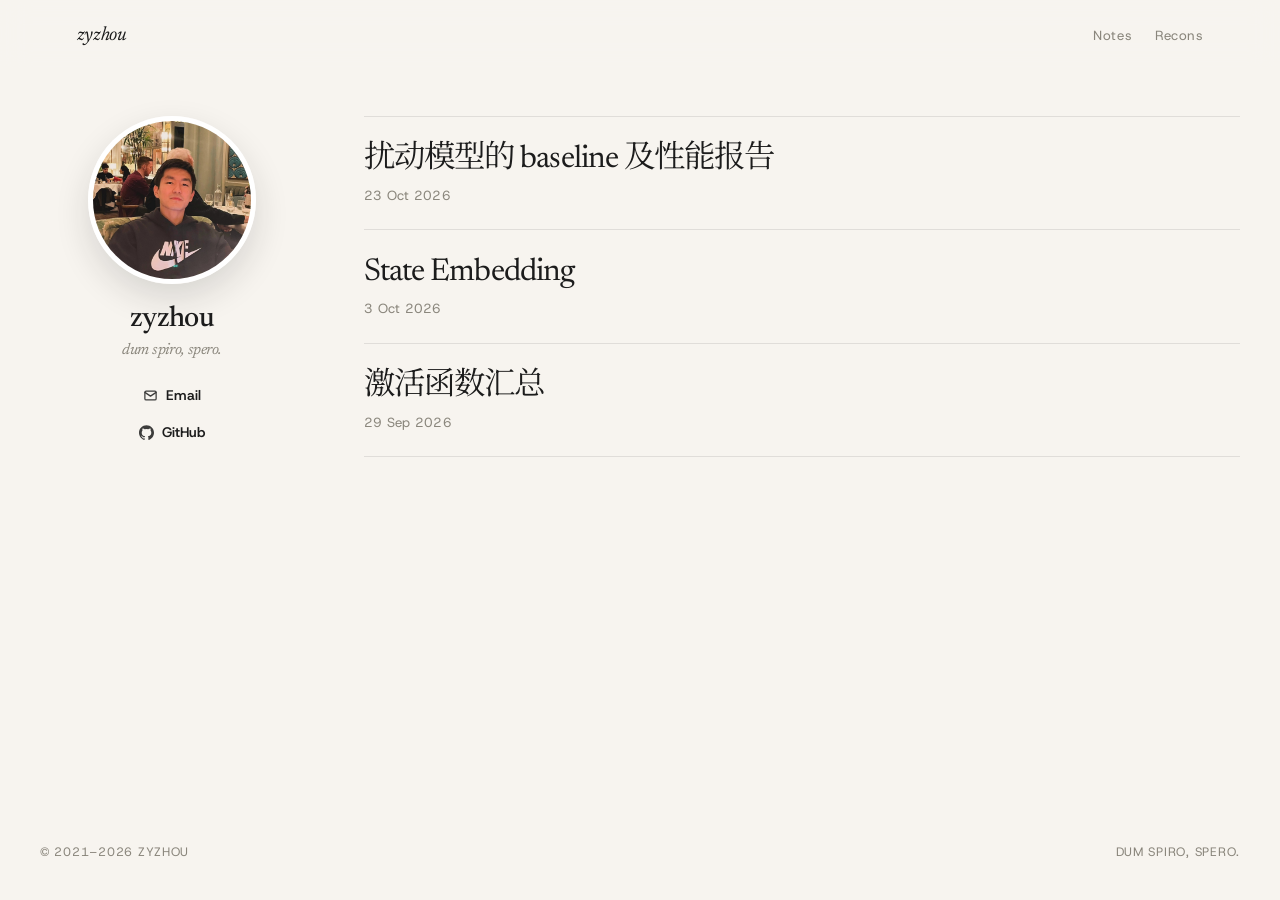
<file: archive/index.html>
<!DOCTYPE html>
<html lang="zh-CN">
<head>
  <meta charset="utf-8">
  <meta name="viewport" content="width=device-width, initial-scale=1">
  <title>Archive · zyzhou</title>
  <meta name="robots" content="noindex">
  <meta name="description" content="dum spiro, spero. — zyzhou’s notes">
  <link rel="preconnect" href="https://fonts.googleapis.com">
  <link rel="preconnect" href="https://fonts.gstatic.com" crossorigin>
  <link href="https://fonts.googleapis.com/css2?family=Archivo:wght@500;600;700&family=Fraunces:ital,opsz,wght@0,9..144,400;0,9..144,500;0,9..144,600;1,9..144,400&family=Fragment+Mono&family=Host+Grotesk:ital,wght@0,400;0,500;0,600;1,400&family=Newsreader:ital,opsz,wght@0,6..72,400;0,6..72,500;1,6..72,400&family=Noto+Sans+SC:wght@400;500&family=Noto+Serif+SC:wght@400;500&family=Space+Mono:wght@400;700&display=swap" rel="stylesheet">
  <link rel="stylesheet" href="../assets/style.css?v=45">
</head>
<body>
  <nav class="topnav">
    <a class="wordmark" href="../index.html">zyzhou</a>
    <div class="nav-links">
      <a href="../index.html">Notes</a>
      <a href="../recons.html">Recons</a>
    </div>
  </nav>
  <div class="layout">
    <aside class="sidebar">
      <div class="author">
        <div class="author-avatar"><img src="../assets/avatar.jpg" alt="zyzhou"></div>
        <h1 class="author-name">zyzhou <span class="cn">dum spiro, spero.</span></h1>
        <ul class="author-links">
          <li><a href="mailto:zyzhou1102533372@gmail.com"><svg class="link-ico" width="15" height="15" viewBox="0 0 24 24" fill="none" stroke="currentColor" stroke-width="2" stroke-linecap="round" stroke-linejoin="round"><rect x="3" y="5" width="18" height="14" rx="2"/><path d="m3 7 9 6 9-6"/></svg>Email</a></li>
          <li><a href="https://github.com/cangiolo" target="_blank" rel="noopener"><svg class="link-ico" width="15" height="15" viewBox="0 0 24 24" fill="currentColor"><path d="M12 .5C5.37.5 0 5.87 0 12.5c0 5.3 3.44 9.8 8.21 11.39.6.11.82-.26.82-.58v-2.03c-3.34.73-4.04-1.61-4.04-1.61-.55-1.39-1.34-1.76-1.34-1.76-1.09-.75.08-.73.08-.73 1.21.09 1.84 1.24 1.84 1.24 1.07 1.84 2.81 1.31 3.5 1 .11-.78.42-1.31.76-1.61-2.67-.3-5.47-1.33-5.47-5.93 0-1.31.47-2.38 1.24-3.22-.12-.3-.54-1.52.12-3.17 0 0 1.01-.32 3.3 1.23a11.5 11.5 0 0 1 6 0c2.29-1.55 3.3-1.23 3.3-1.23.66 1.65.24 2.87.12 3.17.77.84 1.23 1.91 1.23 3.22 0 4.61-2.81 5.62-5.48 5.92.43.37.81 1.1.81 2.22v3.29c0 .32.22.7.82.58C20.56 22.29 24 17.79 24 12.5 24 5.87 18.63.5 12 .5z"/></svg>GitHub</a></li>
        </ul>
      </div>
    </aside>
    <div class="wrap">
    <ol class="feed">
<li>
  <a class="title" href="perturbation-baselines.html">扰动模型的 baseline 及性能报告</a>
  <time class="when" datetime="2026-10-23">23 Oct 2026</time>
</li>
<li>
  <a class="title" href="state-embedding/">State Embedding</a>
  <time class="when" datetime="2026-10-03">3 Oct 2026</time>
</li>
<li>
  <a class="title" href="activations.html">激活函数汇总</a>
  <time class="when" datetime="2026-09-29">29 Sep 2026</time>
</li>
    </ol>
    </div>
  </div>
  <footer class="foot">
    <span>© 2021–2026 zyzhou</span>
    <span>dum spiro, spero.</span>
  </footer>
</body>
</html>
</file>
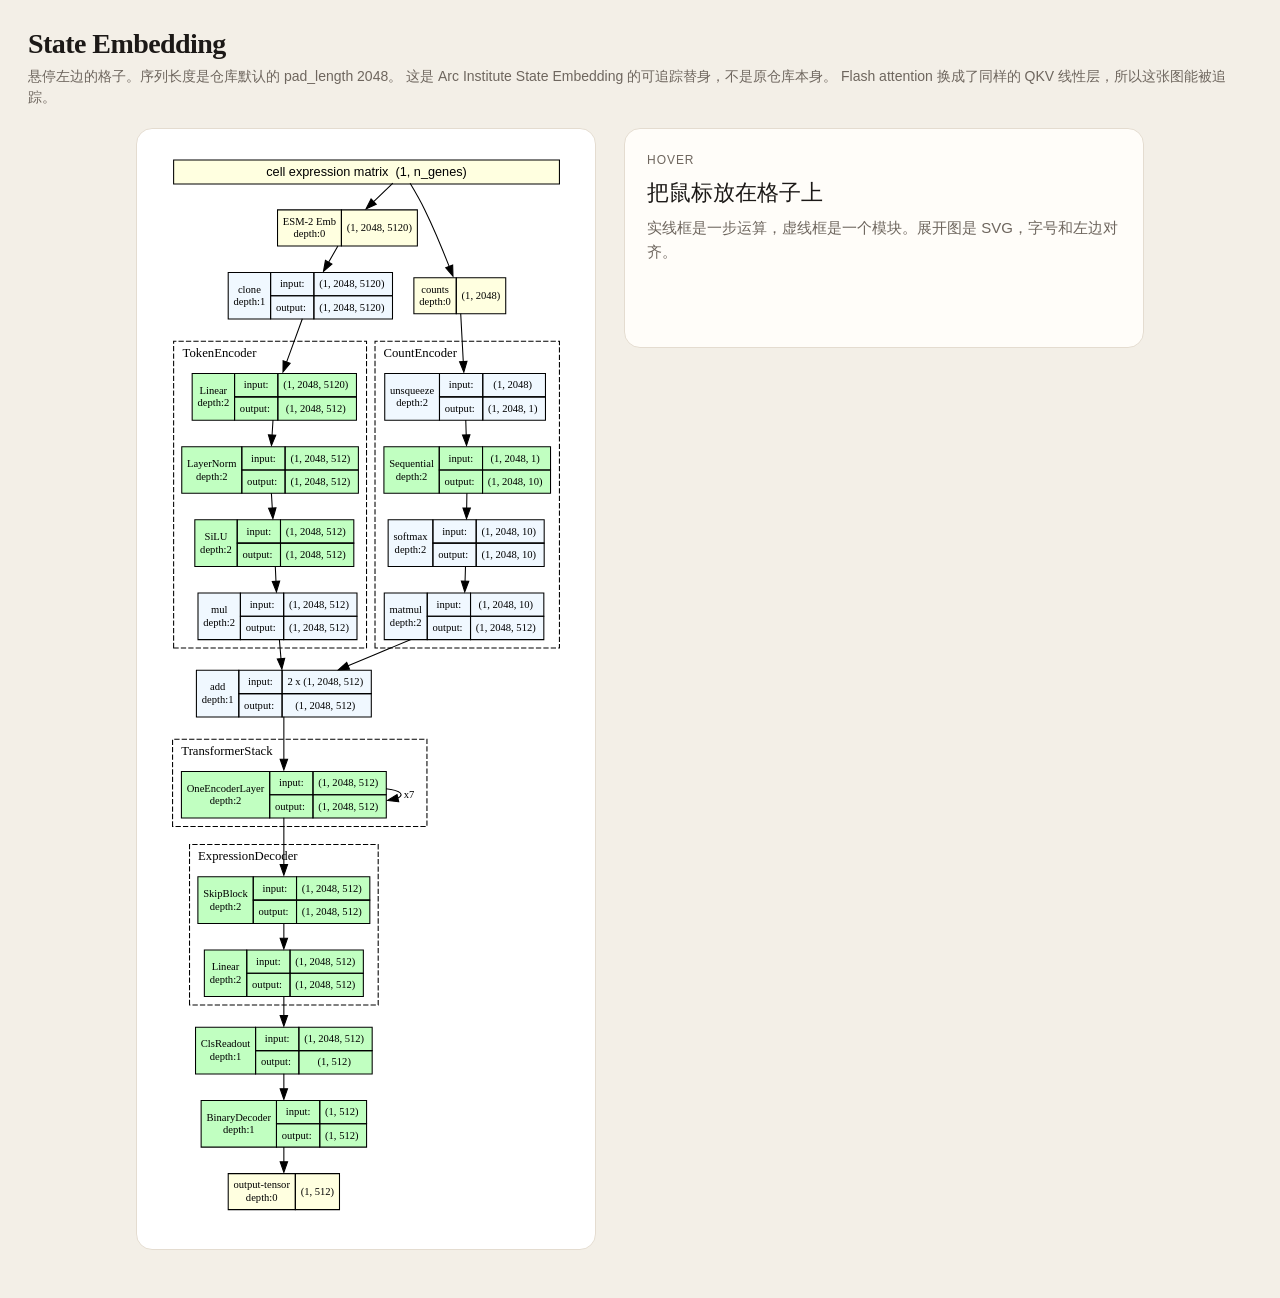
<file: archive/state-embedding/index.html>
<!DOCTYPE html>
<html lang="zh-CN">
<head>
<meta charset="utf-8">
<meta name="viewport" content="width=device-width, initial-scale=1">
<title>State Embedding</title>
<style>
  :root {
    --ink: #1c1917;
    --muted: #6e665e;
    --line: #e4dcd0;
    --paper: #f3efe7;
    --card: #fffdf9;
    --hot: #9a4e12;
  }
  * { box-sizing: border-box; }
  body {
    margin: 0;
    min-height: 100vh;
    background: var(--paper);
    color: var(--ink);
    font-family: "Iowan Old Style", "Palatino Linotype", Palatino, "Songti SC", serif;
  }
  header {
    max-width: 1280px;
    margin: 0 auto;
    padding: 28px 28px 8px;
  }
  header p {
    margin: 6px 0 0;
    color: var(--muted);
    font-family: "Helvetica Neue", Helvetica, "PingFang SC", sans-serif;
    font-size: 14px;
    line-height: 1.5;
  }
  h1 { margin: 0; font-size: 28px; font-weight: 560; letter-spacing: -0.02em; }
  .stage {
    display: grid;
    grid-template-columns: 460px 520px;
    gap: 28px;
    width: max-content;
    margin: 0 auto;
    padding: 12px 28px 48px;
    align-items: start;
  }
  .canvas {
    background: white;
    border: 1px solid var(--line);
    border-radius: 16px;
    padding: 12px 8px 20px;
    position: sticky;
    top: 16px;
    width: 460px;
    max-width: 460px;
  }
  #diagram { width: 100% !important; height: auto; display: block; }
  #diagram [data-tip] { cursor: pointer; }
  #diagram .node polygon, #diagram .cluster polygon { transition: stroke 0.12s ease; }
  #diagram .is-hot polygon { stroke: var(--hot); stroke-width: 1.6; }
  .card {
    background: var(--card);
    border: 1px solid var(--line);
    border-radius: 16px;
    padding: 22px 22px 18px;
    min-height: 220px;
    position: sticky;
    top: 16px;
    width: auto;
    max-width: 100%;
    max-height: calc(100vh - 32px);
    overflow: auto;
  }
  .card .kicker {
    font-family: "Helvetica Neue", Helvetica, sans-serif;
    font-size: 12px;
    letter-spacing: 0.08em;
    text-transform: uppercase;
    color: var(--muted);
    margin: 0 0 8px;
  }
  .card h2 { margin: 0 0 8px; font-size: 22px; font-weight: 560; }
  .card .shape {
    display: inline-block;
    font-family: ui-monospace, "SF Mono", Menlo, monospace;
    font-size: 13px;
    background: #f6f1e8;
    border-radius: 8px;
    padding: 3px 8px;
    margin-bottom: 12px;
  }
  .card p {
    margin: 0;
    font-family: "Helvetica Neue", Helvetica, "PingFang SC", sans-serif;
    font-size: 15px;
    line-height: 1.6;
  }
  .card svg.inset {
    display: block;
    height: auto;
    margin-top: 14px;
    border: 1px solid var(--line);
    border-radius: 10px;
    background: white;
  }
  .card .hint { color: var(--muted); }
</style>
</head>
<body>
<header>
  <h1>State Embedding</h1>
  <p>悬停左边的格子。序列长度是仓库默认的 pad_length 2048。 这是 Arc Institute State Embedding 的可追踪替身，不是原仓库本身。 Flash attention 换成了同样的 QKV 线性层，所以这张图能被追踪。</p>
</header>
<div class="stage">
  <div class="canvas">
    <!-- Generated by graphviz version 14.1.2 (0)
 -->
<!-- Title: model Pages: 1 -->
<svg id="diagram" width="417pt" height="1026pt"
 viewBox="0.00 0.00 417.00 1026.00" xmlns="http://www.w3.org/2000/svg" xmlns:xlink="http://www.w3.org/1999/xlink">
<g id="graph0" class="graph" transform="scale(1 1) rotate(0) translate(18 1008.2)">
<title>model</title>
<polygon fill="white" stroke="none" points="-18,18 -18,-1008.2 399,-1008.2 399,18 -18,18"/>
<g id="clust1" class="cluster" data-tip="t1">
<title>cluster_2</title>
<polygon fill="none" stroke="black" stroke-dasharray="5,2" points="9,-529.8 9,-819.2 191,-819.2 191,-529.8 9,-529.8"/>
<text xml:space="preserve" text-anchor="middle" x="52.32" y="-804.4" font-family="Times,serif" font-size="12.00">TokenEncoder</text>
</g>
<g id="clust2" class="cluster" data-tip="t2">
<title>cluster_3</title>
<polygon fill="none" stroke="black" stroke-dasharray="5,2" points="199,-529.8 199,-819.2 373,-819.2 373,-529.8 199,-529.8"/>
<text xml:space="preserve" text-anchor="middle" x="241.66" y="-804.4" font-family="Times,serif" font-size="12.00">CountEncoder</text>
</g>
<g id="clust3" class="cluster" data-tip="t3">
<title>cluster_4</title>
<polygon fill="none" stroke="black" stroke-dasharray="5,2" points="8,-361.4 8,-443.8 248,-443.8 248,-361.4 8,-361.4"/>
<text xml:space="preserve" text-anchor="middle" x="59.32" y="-429" font-family="Times,serif" font-size="12.00">TransformerStack</text>
</g>
<g id="clust4" class="cluster" data-tip="t4">
<title>cluster_5</title>
<polygon fill="none" stroke="black" stroke-dasharray="5,2" points="24,-193 24,-344.4 202,-344.4 202,-193 24,-193"/>
<text xml:space="preserve" text-anchor="middle" x="78.98" y="-329.6" font-family="Times,serif" font-size="12.00">ExpressionDecoder</text>
</g>
<!-- 0 -->
<g id="node1" class="node" data-tip="t5">
<title>0</title>
<polygon fill="lightyellow" stroke="none" points="238.97,-943.2 107.03,-943.2 107.03,-909.2 238.97,-909.2 238.97,-943.2"/>
<polygon fill="none" stroke="black" points="107.03,-909.2 107.03,-943.2 167.31,-943.2 167.31,-909.2 107.03,-909.2"/>
<text xml:space="preserve" text-anchor="start" x="112.03" y="-929.2" font-family="Linux libertine" font-size="10.00">ESM&#45;2 Emb</text>
<text xml:space="preserve" text-anchor="start" x="122.17" y="-917.2" font-family="Linux libertine" font-size="10.00">depth:0</text>
<polygon fill="none" stroke="black" points="167.31,-909.2 167.31,-943.2 238.97,-943.2 238.97,-909.2 167.31,-909.2"/>
<text xml:space="preserve" text-anchor="start" x="172.31" y="-923.2" font-family="Linux libertine" font-size="10.00">(1, 2048, 5120)</text>
</g>
<!-- 2 -->
<g id="node3" class="node" data-tip="t6">
<title>2</title>
<polygon fill="aliceblue" stroke="none" points="215.5,-884.2 60.5,-884.2 60.5,-840.2 215.5,-840.2 215.5,-884.2"/>
<polygon fill="none" stroke="black" points="60.5,-840.2 60.5,-884.2 100.5,-884.2 100.5,-840.2 60.5,-840.2"/>
<text xml:space="preserve" text-anchor="start" x="69.67" y="-865.2" font-family="Linux libertine" font-size="10.00">clone</text>
<text xml:space="preserve" text-anchor="start" x="65.5" y="-853.2" font-family="Linux libertine" font-size="10.00">depth:1</text>
<polygon fill="none" stroke="black" points="100.5,-862.2 100.5,-884.2 141.33,-884.2 141.33,-862.2 100.5,-862.2"/>
<text xml:space="preserve" text-anchor="start" x="109.25" y="-870.2" font-family="Linux libertine" font-size="10.00">input:</text>
<polygon fill="none" stroke="black" points="141.33,-862.2 141.33,-884.2 215.5,-884.2 215.5,-862.2 141.33,-862.2"/>
<text xml:space="preserve" text-anchor="start" x="146.33" y="-870.2" font-family="Linux libertine" font-size="10.00">(1, 2048, 5120) </text>
<polygon fill="none" stroke="black" points="100.5,-840.2 100.5,-862.2 141.33,-862.2 141.33,-840.2 100.5,-840.2"/>
<text xml:space="preserve" text-anchor="start" x="105.5" y="-848.2" font-family="Linux libertine" font-size="10.00">output: </text>
<polygon fill="none" stroke="black" points="141.33,-840.2 141.33,-862.2 215.5,-862.2 215.5,-840.2 141.33,-840.2"/>
<text xml:space="preserve" text-anchor="start" x="146.33" y="-848.2" font-family="Linux libertine" font-size="10.00">(1, 2048, 5120) </text>
</g>
<!-- 0&#45;&gt;2 -->
<g id="edge3" class="edge">
<title>0&#45;&gt;2</title>
<path fill="none" stroke="black" d="M163.99,-909.23C161.25,-904.39 158.15,-898.9 155.07,-893.44"/>
<polygon fill="black" stroke="black" points="158.34,-892.1 150.37,-885.11 152.24,-895.54 158.34,-892.1"/>
</g>
<!-- 1 -->
<g id="node2" class="node" data-tip="t7">
<title>1</title>
<polygon fill="lightyellow" stroke="none" points="322.33,-879.2 235.67,-879.2 235.67,-845.2 322.33,-845.2 322.33,-879.2"/>
<polygon fill="none" stroke="black" points="235.67,-845.2 235.67,-879.2 275.67,-879.2 275.67,-845.2 235.67,-845.2"/>
<text xml:space="preserve" text-anchor="start" x="242.62" y="-865.2" font-family="Linux libertine" font-size="10.00">counts</text>
<text xml:space="preserve" text-anchor="start" x="240.67" y="-853.2" font-family="Linux libertine" font-size="10.00">depth:0</text>
<polygon fill="none" stroke="black" points="275.67,-845.2 275.67,-879.2 322.33,-879.2 322.33,-845.2 275.67,-845.2"/>
<text xml:space="preserve" text-anchor="start" x="280.67" y="-859.2" font-family="Linux libertine" font-size="10.00">(1, 2048)</text>
</g>
<!-- 7 -->
<g id="node8" class="node" data-tip="t8">
<title>7</title>
<polygon fill="aliceblue" stroke="none" points="359.82,-788.8 208.18,-788.8 208.18,-744.8 359.82,-744.8 359.82,-788.8"/>
<polygon fill="none" stroke="black" points="208.18,-744.8 208.18,-788.8 259.83,-788.8 259.83,-744.8 208.18,-744.8"/>
<text xml:space="preserve" text-anchor="start" x="213.18" y="-769.8" font-family="Linux libertine" font-size="10.00">unsqueeze</text>
<text xml:space="preserve" text-anchor="start" x="219" y="-757.8" font-family="Linux libertine" font-size="10.00">depth:2</text>
<polygon fill="none" stroke="black" points="259.83,-766.8 259.83,-788.8 300.66,-788.8 300.66,-766.8 259.83,-766.8"/>
<text xml:space="preserve" text-anchor="start" x="268.58" y="-774.8" font-family="Linux libertine" font-size="10.00">input:</text>
<polygon fill="none" stroke="black" points="300.66,-766.8 300.66,-788.8 359.82,-788.8 359.82,-766.8 300.66,-766.8"/>
<text xml:space="preserve" text-anchor="start" x="310.66" y="-774.8" font-family="Linux libertine" font-size="10.00">(1, 2048) </text>
<polygon fill="none" stroke="black" points="259.83,-744.8 259.83,-766.8 300.66,-766.8 300.66,-744.8 259.83,-744.8"/>
<text xml:space="preserve" text-anchor="start" x="264.83" y="-752.8" font-family="Linux libertine" font-size="10.00">output: </text>
<polygon fill="none" stroke="black" points="300.66,-744.8 300.66,-766.8 359.82,-766.8 359.82,-744.8 300.66,-744.8"/>
<text xml:space="preserve" text-anchor="start" x="305.66" y="-752.8" font-family="Linux libertine" font-size="10.00">(1, 2048, 1) </text>
</g>
<!-- 1&#45;&gt;7 -->
<g id="edge9" class="edge">
<title>1&#45;&gt;7</title>
<path fill="none" stroke="black" d="M279.85,-845.36C280.51,-832.91 281.46,-815.18 282.29,-799.81"/>
<polygon fill="black" stroke="black" points="285.76,-800.33 282.8,-790.16 278.77,-799.96 285.76,-800.33"/>
</g>
<!-- 3 -->
<g id="node4" class="node" data-tip="t9">
<title>3</title>
<polygon fill="#c1ffc1" stroke="none" points="181.5,-788.8 26.5,-788.8 26.5,-744.8 181.5,-744.8 181.5,-788.8"/>
<polygon fill="none" stroke="black" points="26.5,-744.8 26.5,-788.8 66.5,-788.8 66.5,-744.8 26.5,-744.8"/>
<text xml:space="preserve" text-anchor="start" x="33.46" y="-769.8" font-family="Linux libertine" font-size="10.00">Linear</text>
<text xml:space="preserve" text-anchor="start" x="31.5" y="-757.8" font-family="Linux libertine" font-size="10.00">depth:2</text>
<polygon fill="none" stroke="black" points="66.5,-766.8 66.5,-788.8 107.33,-788.8 107.33,-766.8 66.5,-766.8"/>
<text xml:space="preserve" text-anchor="start" x="75.25" y="-774.8" font-family="Linux libertine" font-size="10.00">input:</text>
<polygon fill="none" stroke="black" points="107.33,-766.8 107.33,-788.8 181.5,-788.8 181.5,-766.8 107.33,-766.8"/>
<text xml:space="preserve" text-anchor="start" x="112.33" y="-774.8" font-family="Linux libertine" font-size="10.00">(1, 2048, 5120) </text>
<polygon fill="none" stroke="black" points="66.5,-744.8 66.5,-766.8 107.33,-766.8 107.33,-744.8 66.5,-744.8"/>
<text xml:space="preserve" text-anchor="start" x="71.5" y="-752.8" font-family="Linux libertine" font-size="10.00">output: </text>
<polygon fill="none" stroke="black" points="107.33,-744.8 107.33,-766.8 181.5,-766.8 181.5,-744.8 107.33,-744.8"/>
<text xml:space="preserve" text-anchor="start" x="114.83" y="-752.8" font-family="Linux libertine" font-size="10.00">(1, 2048, 512) </text>
</g>
<!-- 2&#45;&gt;3 -->
<g id="edge4" class="edge">
<title>2&#45;&gt;3</title>
<path fill="none" stroke="black" d="M130.45,-840.47C126.08,-828.46 120.49,-813.1 115.57,-799.59"/>
<polygon fill="black" stroke="black" points="118.87,-798.42 112.16,-790.22 112.29,-800.81 118.87,-798.42"/>
</g>
<!-- 4 -->
<g id="node5" class="node" data-tip="t10">
<title>4</title>
<polygon fill="#c1ffc1" stroke="none" points="183.32,-719.8 16.68,-719.8 16.68,-675.8 183.32,-675.8 183.32,-719.8"/>
<polygon fill="none" stroke="black" points="16.68,-675.8 16.68,-719.8 73.33,-719.8 73.33,-675.8 16.68,-675.8"/>
<text xml:space="preserve" text-anchor="start" x="21.68" y="-700.8" font-family="Linux libertine" font-size="10.00">LayerNorm</text>
<text xml:space="preserve" text-anchor="start" x="30" y="-688.8" font-family="Linux libertine" font-size="10.00">depth:2</text>
<polygon fill="none" stroke="black" points="73.33,-697.8 73.33,-719.8 114.16,-719.8 114.16,-697.8 73.33,-697.8"/>
<text xml:space="preserve" text-anchor="start" x="82.08" y="-705.8" font-family="Linux libertine" font-size="10.00">input:</text>
<polygon fill="none" stroke="black" points="114.16,-697.8 114.16,-719.8 183.32,-719.8 183.32,-697.8 114.16,-697.8"/>
<text xml:space="preserve" text-anchor="start" x="119.16" y="-705.8" font-family="Linux libertine" font-size="10.00">(1, 2048, 512) </text>
<polygon fill="none" stroke="black" points="73.33,-675.8 73.33,-697.8 114.16,-697.8 114.16,-675.8 73.33,-675.8"/>
<text xml:space="preserve" text-anchor="start" x="78.33" y="-683.8" font-family="Linux libertine" font-size="10.00">output: </text>
<polygon fill="none" stroke="black" points="114.16,-675.8 114.16,-697.8 183.32,-697.8 183.32,-675.8 114.16,-675.8"/>
<text xml:space="preserve" text-anchor="start" x="119.16" y="-683.8" font-family="Linux libertine" font-size="10.00">(1, 2048, 512) </text>
</g>
<!-- 3&#45;&gt;4 -->
<g id="edge5" class="edge">
<title>3&#45;&gt;4</title>
<path fill="none" stroke="black" d="M102.76,-744.97C102.48,-740.39 102.19,-735.44 101.89,-730.53"/>
<polygon fill="black" stroke="black" points="105.41,-730.67 101.32,-720.9 98.42,-731.09 105.41,-730.67"/>
</g>
<!-- 5 -->
<g id="node6" class="node" data-tip="t11">
<title>5</title>
<polygon fill="#c1ffc1" stroke="none" points="179,-650.8 29,-650.8 29,-606.8 179,-606.8 179,-650.8"/>
<polygon fill="none" stroke="black" points="29,-606.8 29,-650.8 69,-650.8 69,-606.8 29,-606.8"/>
<text xml:space="preserve" text-anchor="start" x="38.17" y="-631.8" font-family="Linux libertine" font-size="10.00">SiLU</text>
<text xml:space="preserve" text-anchor="start" x="34" y="-619.8" font-family="Linux libertine" font-size="10.00">depth:2</text>
<polygon fill="none" stroke="black" points="69,-628.8 69,-650.8 109.83,-650.8 109.83,-628.8 69,-628.8"/>
<text xml:space="preserve" text-anchor="start" x="77.75" y="-636.8" font-family="Linux libertine" font-size="10.00">input:</text>
<polygon fill="none" stroke="black" points="109.83,-628.8 109.83,-650.8 179,-650.8 179,-628.8 109.83,-628.8"/>
<text xml:space="preserve" text-anchor="start" x="114.83" y="-636.8" font-family="Linux libertine" font-size="10.00">(1, 2048, 512) </text>
<polygon fill="none" stroke="black" points="69,-606.8 69,-628.8 109.83,-628.8 109.83,-606.8 69,-606.8"/>
<text xml:space="preserve" text-anchor="start" x="74" y="-614.8" font-family="Linux libertine" font-size="10.00">output: </text>
<polygon fill="none" stroke="black" points="109.83,-606.8 109.83,-628.8 179,-628.8 179,-606.8 109.83,-606.8"/>
<text xml:space="preserve" text-anchor="start" x="114.83" y="-614.8" font-family="Linux libertine" font-size="10.00">(1, 2048, 512) </text>
</g>
<!-- 4&#45;&gt;5 -->
<g id="edge6" class="edge">
<title>4&#45;&gt;5</title>
<path fill="none" stroke="black" d="M101.24,-675.97C101.52,-671.39 101.81,-666.44 102.11,-661.53"/>
<polygon fill="black" stroke="black" points="105.58,-662.09 102.68,-651.9 98.59,-661.67 105.58,-662.09"/>
</g>
<!-- 6 -->
<g id="node7" class="node" data-tip="t12">
<title>6</title>
<polygon fill="aliceblue" stroke="none" points="182,-581.8 32,-581.8 32,-537.8 182,-537.8 182,-581.8"/>
<polygon fill="none" stroke="black" points="32,-537.8 32,-581.8 72,-581.8 72,-537.8 32,-537.8"/>
<text xml:space="preserve" text-anchor="start" x="44.22" y="-562.8" font-family="Linux libertine" font-size="10.00">mul</text>
<text xml:space="preserve" text-anchor="start" x="37" y="-550.8" font-family="Linux libertine" font-size="10.00">depth:2</text>
<polygon fill="none" stroke="black" points="72,-559.8 72,-581.8 112.83,-581.8 112.83,-559.8 72,-559.8"/>
<text xml:space="preserve" text-anchor="start" x="80.75" y="-567.8" font-family="Linux libertine" font-size="10.00">input:</text>
<polygon fill="none" stroke="black" points="112.83,-559.8 112.83,-581.8 182,-581.8 182,-559.8 112.83,-559.8"/>
<text xml:space="preserve" text-anchor="start" x="117.83" y="-567.8" font-family="Linux libertine" font-size="10.00">(1, 2048, 512) </text>
<polygon fill="none" stroke="black" points="72,-537.8 72,-559.8 112.83,-559.8 112.83,-537.8 72,-537.8"/>
<text xml:space="preserve" text-anchor="start" x="77" y="-545.8" font-family="Linux libertine" font-size="10.00">output: </text>
<polygon fill="none" stroke="black" points="112.83,-537.8 112.83,-559.8 182,-559.8 182,-537.8 112.83,-537.8"/>
<text xml:space="preserve" text-anchor="start" x="117.83" y="-545.8" font-family="Linux libertine" font-size="10.00">(1, 2048, 512) </text>
</g>
<!-- 5&#45;&gt;6 -->
<g id="edge7" class="edge">
<title>5&#45;&gt;6</title>
<path fill="none" stroke="black" d="M104.93,-606.97C105.14,-602.39 105.36,-597.44 105.58,-592.53"/>
<polygon fill="black" stroke="black" points="109.06,-593.05 106.01,-582.9 102.07,-592.73 109.06,-593.05"/>
</g>
<!-- 11 -->
<g id="node12" class="node" data-tip="t13">
<title>11</title>
<polygon fill="aliceblue" stroke="none" points="195.5,-508.8 30.5,-508.8 30.5,-464.8 195.5,-464.8 195.5,-508.8"/>
<polygon fill="none" stroke="black" points="30.5,-464.8 30.5,-508.8 70.5,-508.8 70.5,-464.8 30.5,-464.8"/>
<text xml:space="preserve" text-anchor="start" x="43.28" y="-489.8" font-family="Linux libertine" font-size="10.00">add</text>
<text xml:space="preserve" text-anchor="start" x="35.5" y="-477.8" font-family="Linux libertine" font-size="10.00">depth:1</text>
<polygon fill="none" stroke="black" points="70.5,-486.8 70.5,-508.8 111.33,-508.8 111.33,-486.8 70.5,-486.8"/>
<text xml:space="preserve" text-anchor="start" x="79.25" y="-494.8" font-family="Linux libertine" font-size="10.00">input:</text>
<polygon fill="none" stroke="black" points="111.33,-486.8 111.33,-508.8 195.5,-508.8 195.5,-486.8 111.33,-486.8"/>
<text xml:space="preserve" text-anchor="start" x="116.33" y="-494.8" font-family="Linux libertine" font-size="10.00">2 x (1, 2048, 512) </text>
<polygon fill="none" stroke="black" points="70.5,-464.8 70.5,-486.8 111.33,-486.8 111.33,-464.8 70.5,-464.8"/>
<text xml:space="preserve" text-anchor="start" x="75.5" y="-472.8" font-family="Linux libertine" font-size="10.00">output: </text>
<polygon fill="none" stroke="black" points="111.33,-464.8 111.33,-486.8 195.5,-486.8 195.5,-464.8 111.33,-464.8"/>
<text xml:space="preserve" text-anchor="start" x="123.83" y="-472.8" font-family="Linux libertine" font-size="10.00">(1, 2048, 512) </text>
</g>
<!-- 6&#45;&gt;11 -->
<g id="edge8" class="edge">
<title>6&#45;&gt;11</title>
<path fill="none" stroke="black" d="M108.77,-537.88C109.25,-532.2 109.78,-525.91 110.3,-519.77"/>
<polygon fill="black" stroke="black" points="113.78,-520.09 111.14,-509.83 106.81,-519.5 113.78,-520.09"/>
</g>
<!-- 8 -->
<g id="node9" class="node" data-tip="t14">
<title>8</title>
<polygon fill="#c1ffc1" stroke="none" points="364.6,-719.8 207.4,-719.8 207.4,-675.8 364.6,-675.8 364.6,-719.8"/>
<polygon fill="none" stroke="black" points="207.4,-675.8 207.4,-719.8 259.61,-719.8 259.61,-675.8 207.4,-675.8"/>
<text xml:space="preserve" text-anchor="start" x="212.4" y="-700.8" font-family="Linux libertine" font-size="10.00">Sequential</text>
<text xml:space="preserve" text-anchor="start" x="218.5" y="-688.8" font-family="Linux libertine" font-size="10.00">depth:2</text>
<polygon fill="none" stroke="black" points="259.61,-697.8 259.61,-719.8 300.44,-719.8 300.44,-697.8 259.61,-697.8"/>
<text xml:space="preserve" text-anchor="start" x="268.36" y="-705.8" font-family="Linux libertine" font-size="10.00">input:</text>
<polygon fill="none" stroke="black" points="300.44,-697.8 300.44,-719.8 364.6,-719.8 364.6,-697.8 300.44,-697.8"/>
<text xml:space="preserve" text-anchor="start" x="307.94" y="-705.8" font-family="Linux libertine" font-size="10.00">(1, 2048, 1) </text>
<polygon fill="none" stroke="black" points="259.61,-675.8 259.61,-697.8 300.44,-697.8 300.44,-675.8 259.61,-675.8"/>
<text xml:space="preserve" text-anchor="start" x="264.61" y="-683.8" font-family="Linux libertine" font-size="10.00">output: </text>
<polygon fill="none" stroke="black" points="300.44,-675.8 300.44,-697.8 364.6,-697.8 364.6,-675.8 300.44,-675.8"/>
<text xml:space="preserve" text-anchor="start" x="305.44" y="-683.8" font-family="Linux libertine" font-size="10.00">(1, 2048, 10) </text>
</g>
<!-- 7&#45;&gt;8 -->
<g id="edge10" class="edge">
<title>7&#45;&gt;8</title>
<path fill="none" stroke="black" d="M284.62,-744.97C284.76,-740.39 284.91,-735.44 285.05,-730.53"/>
<polygon fill="black" stroke="black" points="288.54,-731 285.34,-720.9 281.54,-730.79 288.54,-731"/>
</g>
<!-- 9 -->
<g id="node10" class="node" data-tip="t15">
<title>9</title>
<polygon fill="aliceblue" stroke="none" points="358.61,-650.8 211.39,-650.8 211.39,-606.8 358.61,-606.8 358.61,-650.8"/>
<polygon fill="none" stroke="black" points="211.39,-606.8 211.39,-650.8 253.61,-650.8 253.61,-606.8 211.39,-606.8"/>
<text xml:space="preserve" text-anchor="start" x="216.39" y="-631.8" font-family="Linux libertine" font-size="10.00">softmax</text>
<text xml:space="preserve" text-anchor="start" x="217.5" y="-619.8" font-family="Linux libertine" font-size="10.00">depth:2</text>
<polygon fill="none" stroke="black" points="253.61,-628.8 253.61,-650.8 294.45,-650.8 294.45,-628.8 253.61,-628.8"/>
<text xml:space="preserve" text-anchor="start" x="262.36" y="-636.8" font-family="Linux libertine" font-size="10.00">input:</text>
<polygon fill="none" stroke="black" points="294.45,-628.8 294.45,-650.8 358.61,-650.8 358.61,-628.8 294.45,-628.8"/>
<text xml:space="preserve" text-anchor="start" x="299.45" y="-636.8" font-family="Linux libertine" font-size="10.00">(1, 2048, 10) </text>
<polygon fill="none" stroke="black" points="253.61,-606.8 253.61,-628.8 294.45,-628.8 294.45,-606.8 253.61,-606.8"/>
<text xml:space="preserve" text-anchor="start" x="258.61" y="-614.8" font-family="Linux libertine" font-size="10.00">output: </text>
<polygon fill="none" stroke="black" points="294.45,-606.8 294.45,-628.8 358.61,-628.8 358.61,-606.8 294.45,-606.8"/>
<text xml:space="preserve" text-anchor="start" x="299.45" y="-614.8" font-family="Linux libertine" font-size="10.00">(1, 2048, 10) </text>
</g>
<!-- 8&#45;&gt;9 -->
<g id="edge11" class="edge">
<title>8&#45;&gt;9</title>
<path fill="none" stroke="black" d="M285.69,-675.97C285.62,-671.39 285.55,-666.44 285.47,-661.53"/>
<polygon fill="black" stroke="black" points="288.98,-661.85 285.33,-651.9 281.98,-661.95 288.98,-661.85"/>
</g>
<!-- 10 -->
<g id="node11" class="node" data-tip="t16">
<title>10</title>
<polygon fill="aliceblue" stroke="none" points="358.27,-581.8 207.73,-581.8 207.73,-537.8 358.27,-537.8 358.27,-581.8"/>
<polygon fill="none" stroke="black" points="207.73,-537.8 207.73,-581.8 248.28,-581.8 248.28,-537.8 207.73,-537.8"/>
<text xml:space="preserve" text-anchor="start" x="212.73" y="-562.8" font-family="Linux libertine" font-size="10.00">matmul</text>
<text xml:space="preserve" text-anchor="start" x="213" y="-550.8" font-family="Linux libertine" font-size="10.00">depth:2</text>
<polygon fill="none" stroke="black" points="248.28,-559.8 248.28,-581.8 289.11,-581.8 289.11,-559.8 248.28,-559.8"/>
<text xml:space="preserve" text-anchor="start" x="257.03" y="-567.8" font-family="Linux libertine" font-size="10.00">input:</text>
<polygon fill="none" stroke="black" points="289.11,-559.8 289.11,-581.8 358.27,-581.8 358.27,-559.8 289.11,-559.8"/>
<text xml:space="preserve" text-anchor="start" x="296.61" y="-567.8" font-family="Linux libertine" font-size="10.00">(1, 2048, 10) </text>
<polygon fill="none" stroke="black" points="248.28,-537.8 248.28,-559.8 289.11,-559.8 289.11,-537.8 248.28,-537.8"/>
<text xml:space="preserve" text-anchor="start" x="253.28" y="-545.8" font-family="Linux libertine" font-size="10.00">output: </text>
<polygon fill="none" stroke="black" points="289.11,-537.8 289.11,-559.8 358.27,-559.8 358.27,-537.8 289.11,-537.8"/>
<text xml:space="preserve" text-anchor="start" x="294.11" y="-545.8" font-family="Linux libertine" font-size="10.00">(1, 2048, 512) </text>
</g>
<!-- 9&#45;&gt;10 -->
<g id="edge12" class="edge">
<title>9&#45;&gt;10</title>
<path fill="none" stroke="black" d="M284.38,-606.97C284.24,-602.39 284.09,-597.44 283.95,-592.53"/>
<polygon fill="black" stroke="black" points="287.46,-592.79 283.66,-582.9 280.46,-593 287.46,-592.79"/>
</g>
<!-- 10&#45;&gt;11 -->
<g id="edge13" class="edge">
<title>10&#45;&gt;11</title>
<path fill="none" stroke="black" d="M232.91,-537.88C214.32,-530.12 193.03,-521.22 173.6,-513.11"/>
<polygon fill="black" stroke="black" points="174.99,-509.9 164.42,-509.27 172.3,-516.36 174.99,-509.9"/>
</g>
<!-- 12 -->
<g id="node13" class="node" data-tip="t17">
<title>12</title>
<polygon fill="#c1ffc1" stroke="none" points="209.64,-413.4 16.36,-413.4 16.36,-369.4 209.64,-369.4 209.64,-413.4"/>
<polygon fill="none" stroke="black" points="16.36,-369.4 16.36,-413.4 99.65,-413.4 99.65,-369.4 16.36,-369.4"/>
<text xml:space="preserve" text-anchor="start" x="21.36" y="-394.4" font-family="Linux libertine" font-size="10.00">OneEncoderLayer</text>
<text xml:space="preserve" text-anchor="start" x="43" y="-382.4" font-family="Linux libertine" font-size="10.00">depth:2</text>
<polygon fill="none" stroke="black" points="99.65,-391.4 99.65,-413.4 140.48,-413.4 140.48,-391.4 99.65,-391.4"/>
<text xml:space="preserve" text-anchor="start" x="108.4" y="-399.4" font-family="Linux libertine" font-size="10.00">input:</text>
<polygon fill="none" stroke="black" points="140.48,-391.4 140.48,-413.4 209.64,-413.4 209.64,-391.4 140.48,-391.4"/>
<text xml:space="preserve" text-anchor="start" x="145.48" y="-399.4" font-family="Linux libertine" font-size="10.00">(1, 2048, 512) </text>
<polygon fill="none" stroke="black" points="99.65,-369.4 99.65,-391.4 140.48,-391.4 140.48,-369.4 99.65,-369.4"/>
<text xml:space="preserve" text-anchor="start" x="104.65" y="-377.4" font-family="Linux libertine" font-size="10.00">output: </text>
<polygon fill="none" stroke="black" points="140.48,-369.4 140.48,-391.4 209.64,-391.4 209.64,-369.4 140.48,-369.4"/>
<text xml:space="preserve" text-anchor="start" x="145.48" y="-377.4" font-family="Linux libertine" font-size="10.00">(1, 2048, 512) </text>
</g>
<!-- 11&#45;&gt;12 -->
<g id="edge14" class="edge">
<title>11&#45;&gt;12</title>
<path fill="none" stroke="black" d="M113,-465.07C113,-453.18 113,-438 113,-424.59"/>
<polygon fill="black" stroke="black" points="116.5,-424.91 113,-414.91 109.5,-424.91 116.5,-424.91"/>
</g>
<!-- 12&#45;&gt;12 -->
<g id="edge15" class="edge">
<title>12&#45;&gt;12</title>
<path fill="none" stroke="black" d="M209.36,-397.14C218.13,-395.94 223.64,-394.03 223.64,-391.4 223.64,-390.17 222.43,-389.09 220.24,-388.17"/>
<polygon fill="black" stroke="black" points="221.37,-384.84 210.83,-386 219.79,-391.66 221.37,-384.84"/>
<text xml:space="preserve" text-anchor="middle" x="229.89" y="-388.4" font-family="Times,serif" font-size="10.00"> x7</text>
</g>
<!-- 13 -->
<g id="node14" class="node" data-tip="t18">
<title>13</title>
<polygon fill="#c1ffc1" stroke="none" points="194.11,-314 31.89,-314 31.89,-270 194.11,-270 194.11,-314"/>
<polygon fill="none" stroke="black" points="31.89,-270 31.89,-314 84.12,-314 84.12,-270 31.89,-270"/>
<text xml:space="preserve" text-anchor="start" x="36.89" y="-295" font-family="Linux libertine" font-size="10.00">SkipBlock</text>
<text xml:space="preserve" text-anchor="start" x="43" y="-283" font-family="Linux libertine" font-size="10.00">depth:2</text>
<polygon fill="none" stroke="black" points="84.12,-292 84.12,-314 124.95,-314 124.95,-292 84.12,-292"/>
<text xml:space="preserve" text-anchor="start" x="92.87" y="-300" font-family="Linux libertine" font-size="10.00">input:</text>
<polygon fill="none" stroke="black" points="124.95,-292 124.95,-314 194.11,-314 194.11,-292 124.95,-292"/>
<text xml:space="preserve" text-anchor="start" x="129.95" y="-300" font-family="Linux libertine" font-size="10.00">(1, 2048, 512) </text>
<polygon fill="none" stroke="black" points="84.12,-270 84.12,-292 124.95,-292 124.95,-270 84.12,-270"/>
<text xml:space="preserve" text-anchor="start" x="89.12" y="-278" font-family="Linux libertine" font-size="10.00">output: </text>
<polygon fill="none" stroke="black" points="124.95,-270 124.95,-292 194.11,-292 194.11,-270 124.95,-270"/>
<text xml:space="preserve" text-anchor="start" x="129.95" y="-278" font-family="Linux libertine" font-size="10.00">(1, 2048, 512) </text>
</g>
<!-- 12&#45;&gt;13 -->
<g id="edge16" class="edge">
<title>12&#45;&gt;13</title>
<path fill="none" stroke="black" d="M113,-369.74C113,-356.79 113,-339.82 113,-325.13"/>
<polygon fill="black" stroke="black" points="116.5,-325.48 113,-315.48 109.5,-325.48 116.5,-325.48"/>
</g>
<!-- 14 -->
<g id="node15" class="node" data-tip="t19">
<title>14</title>
<polygon fill="#c1ffc1" stroke="none" points="188,-245 38,-245 38,-201 188,-201 188,-245"/>
<polygon fill="none" stroke="black" points="38,-201 38,-245 78,-245 78,-201 38,-201"/>
<text xml:space="preserve" text-anchor="start" x="44.96" y="-226" font-family="Linux libertine" font-size="10.00">Linear</text>
<text xml:space="preserve" text-anchor="start" x="43" y="-214" font-family="Linux libertine" font-size="10.00">depth:2</text>
<polygon fill="none" stroke="black" points="78,-223 78,-245 118.83,-245 118.83,-223 78,-223"/>
<text xml:space="preserve" text-anchor="start" x="86.75" y="-231" font-family="Linux libertine" font-size="10.00">input:</text>
<polygon fill="none" stroke="black" points="118.83,-223 118.83,-245 188,-245 188,-223 118.83,-223"/>
<text xml:space="preserve" text-anchor="start" x="123.83" y="-231" font-family="Linux libertine" font-size="10.00">(1, 2048, 512) </text>
<polygon fill="none" stroke="black" points="78,-201 78,-223 118.83,-223 118.83,-201 78,-201"/>
<text xml:space="preserve" text-anchor="start" x="83" y="-209" font-family="Linux libertine" font-size="10.00">output: </text>
<polygon fill="none" stroke="black" points="118.83,-201 118.83,-223 188,-223 188,-201 118.83,-201"/>
<text xml:space="preserve" text-anchor="start" x="123.83" y="-209" font-family="Linux libertine" font-size="10.00">(1, 2048, 512) </text>
</g>
<!-- 13&#45;&gt;14 -->
<g id="edge17" class="edge">
<title>13&#45;&gt;14</title>
<path fill="none" stroke="black" d="M113,-270.17C113,-265.59 113,-260.64 113,-255.73"/>
<polygon fill="black" stroke="black" points="116.5,-256.1 113,-246.1 109.5,-256.1 116.5,-256.1"/>
</g>
<!-- 15 -->
<g id="node16" class="node" data-tip="t20">
<title>15</title>
<polygon fill="#c1ffc1" stroke="none" points="196.33,-172 29.67,-172 29.67,-128 196.33,-128 196.33,-172"/>
<polygon fill="none" stroke="black" points="29.67,-128 29.67,-172 86.33,-172 86.33,-128 29.67,-128"/>
<text xml:space="preserve" text-anchor="start" x="34.67" y="-153" font-family="Linux libertine" font-size="10.00">ClsReadout</text>
<text xml:space="preserve" text-anchor="start" x="43" y="-141" font-family="Linux libertine" font-size="10.00">depth:1</text>
<polygon fill="none" stroke="black" points="86.33,-150 86.33,-172 127.17,-172 127.17,-150 86.33,-150"/>
<text xml:space="preserve" text-anchor="start" x="95.08" y="-158" font-family="Linux libertine" font-size="10.00">input:</text>
<polygon fill="none" stroke="black" points="127.17,-150 127.17,-172 196.33,-172 196.33,-150 127.17,-150"/>
<text xml:space="preserve" text-anchor="start" x="132.17" y="-158" font-family="Linux libertine" font-size="10.00">(1, 2048, 512) </text>
<polygon fill="none" stroke="black" points="86.33,-128 86.33,-150 127.17,-150 127.17,-128 86.33,-128"/>
<text xml:space="preserve" text-anchor="start" x="91.33" y="-136" font-family="Linux libertine" font-size="10.00">output: </text>
<polygon fill="none" stroke="black" points="127.17,-128 127.17,-150 196.33,-150 196.33,-128 127.17,-128"/>
<text xml:space="preserve" text-anchor="start" x="144.67" y="-136" font-family="Linux libertine" font-size="10.00">(1, 512) </text>
</g>
<!-- 14&#45;&gt;15 -->
<g id="edge18" class="edge">
<title>14&#45;&gt;15</title>
<path fill="none" stroke="black" d="M113,-201.08C113,-195.4 113,-189.11 113,-182.97"/>
<polygon fill="black" stroke="black" points="116.5,-183.04 113,-173.04 109.5,-183.04 116.5,-183.04"/>
</g>
<!-- 16 -->
<g id="node17" class="node" data-tip="t21">
<title>16</title>
<polygon fill="#c1ffc1" stroke="none" points="191.04,-103 34.96,-103 34.96,-59 191.04,-59 191.04,-103"/>
<polygon fill="none" stroke="black" points="34.96,-59 34.96,-103 106.04,-103 106.04,-59 34.96,-59"/>
<text xml:space="preserve" text-anchor="start" x="39.96" y="-84" font-family="Linux libertine" font-size="10.00">BinaryDecoder</text>
<text xml:space="preserve" text-anchor="start" x="55.5" y="-72" font-family="Linux libertine" font-size="10.00">depth:1</text>
<polygon fill="none" stroke="black" points="106.04,-81 106.04,-103 146.88,-103 146.88,-81 106.04,-81"/>
<text xml:space="preserve" text-anchor="start" x="114.79" y="-89" font-family="Linux libertine" font-size="10.00">input:</text>
<polygon fill="none" stroke="black" points="146.88,-81 146.88,-103 191.04,-103 191.04,-81 146.88,-81"/>
<text xml:space="preserve" text-anchor="start" x="151.88" y="-89" font-family="Linux libertine" font-size="10.00">(1, 512) </text>
<polygon fill="none" stroke="black" points="106.04,-59 106.04,-81 146.88,-81 146.88,-59 106.04,-59"/>
<text xml:space="preserve" text-anchor="start" x="111.04" y="-67" font-family="Linux libertine" font-size="10.00">output: </text>
<polygon fill="none" stroke="black" points="146.88,-59 146.88,-81 191.04,-81 191.04,-59 146.88,-59"/>
<text xml:space="preserve" text-anchor="start" x="151.88" y="-67" font-family="Linux libertine" font-size="10.00">(1, 512) </text>
</g>
<!-- 15&#45;&gt;16 -->
<g id="edge19" class="edge">
<title>15&#45;&gt;16</title>
<path fill="none" stroke="black" d="M113,-128.17C113,-123.59 113,-118.64 113,-113.73"/>
<polygon fill="black" stroke="black" points="116.5,-114.1 113,-104.1 109.5,-114.1 116.5,-114.1"/>
</g>
<!-- 17 -->
<g id="node18" class="node" data-tip="t22">
<title>17</title>
<polygon fill="lightyellow" stroke="none" points="165.49,-34 60.51,-34 60.51,0 165.49,0 165.49,-34"/>
<polygon fill="none" stroke="black" points="60.51,0 60.51,-34 123.83,-34 123.83,0 60.51,0"/>
<text xml:space="preserve" text-anchor="start" x="65.51" y="-20" font-family="Linux libertine" font-size="10.00">output&#45;tensor</text>
<text xml:space="preserve" text-anchor="start" x="77.17" y="-8" font-family="Linux libertine" font-size="10.00">depth:0</text>
<polygon fill="none" stroke="black" points="123.83,0 123.83,-34 165.49,-34 165.49,0 123.83,0"/>
<text xml:space="preserve" text-anchor="start" x="128.83" y="-14" font-family="Linux libertine" font-size="10.00">(1, 512)</text>
</g>
<!-- 16&#45;&gt;17 -->
<g id="edge20" class="edge">
<title>16&#45;&gt;17</title>
<path fill="none" stroke="black" d="M113,-59.01C113,-54.48 113,-49.62 113,-44.9"/>
<polygon fill="black" stroke="black" points="116.5,-45.19 113,-35.19 109.5,-45.19 116.5,-45.19"/>
</g>
<!-- banner -->
<g id="node19" class="node" data-tip="t0">
<title>banner</title>
<polygon fill="lightyellow" stroke="black" points="373.0,-967.7 9.0,-967.7 9.0,-990.2 373.0,-990.2 373.0,-967.7"/>
<text xml:space="preserve" text-anchor="middle" x="191.00" y="-975.20" font-family="Helvetica" font-size="12.00">cell expression matrix  (1, n_genes)</text>
</g>
<!-- banner&#45;&gt;0 -->
<g id="edge1" class="edge">
<title>banner&#45;&gt;0</title>
<path fill="none" stroke="black" d="M215.78,-968.37C210.54,-963.32 203.9,-956.94 197.43,-950.71"/>
<polygon fill="black" stroke="black" points="200.17,-948.48 190.53,-944.07 195.31,-953.53 200.17,-948.48"/>
</g>
<!-- banner&#45;&gt;1 -->
<g id="edge2" class="edge">
<title>banner&#45;&gt;1</title>
<path fill="none" stroke="black" d="M232.12,-968.28C236.27,-961.37 241.75,-951.87 246,-943.2 254.56,-925.72 262.9,-905.44 269.06,-889.68"/>
<polygon fill="black" stroke="black" points="272.27,-891.1 272.59,-880.51 265.73,-888.59 272.27,-891.1"/>
</g>
</g>
</svg>
  </div>
  <aside class="card" id="card">
    <p class="kicker">hover</p>
    <h2>把鼠标放在格子上</h2>
    <p class="hint">实线框是一步运算，虚线框是一个模块。展开图是 SVG，字号和左边对齐。</p>
  </aside>
</div>
<template id="svg-count_path"><!-- Generated by graphviz version 14.1.2 (0)
 -->
<!-- Title: model Pages: 1 -->
<svg class="inset" width="371pt" height="477pt"
 viewBox="0.00 0.00 371.00 477.00" xmlns="http://www.w3.org/2000/svg" xmlns:xlink="http://www.w3.org/1999/xlink">
<g id="graph0" class="graph" transform="scale(1 1) rotate(0) translate(18 459.4)">
<title>model</title>
<polygon fill="white" stroke="none" points="-18,18 -18,-459.4 353.05,-459.4 353.05,18 -18,18"/>
<g id="clust1" class="cluster">
<title>cluster_2</title>
<polygon fill="none" stroke="black" stroke-dasharray="5,2" points="8,-183 8,-399.4 194,-399.4 194,-183 8,-183"/>
<text xml:space="preserve" text-anchor="middle" x="41.33" y="-384.6" font-family="Times,serif" font-size="12.00">Sequential</text>
</g>
<!-- 0 -->
<g id="node1" class="node">
<title>0</title>
<polygon fill="lightyellow" stroke="none" points="158.49,-441.4 43.51,-441.4 43.51,-407.4 158.49,-407.4 158.49,-441.4"/>
<polygon fill="none" stroke="black" points="43.51,-407.4 43.51,-441.4 101.83,-441.4 101.83,-407.4 43.51,-407.4"/>
<text xml:space="preserve" text-anchor="start" x="48.51" y="-427.4" font-family="Linux libertine" font-size="10.00">input&#45;tensor</text>
<text xml:space="preserve" text-anchor="start" x="57.67" y="-415.4" font-family="Linux libertine" font-size="10.00">depth:0</text>
<polygon fill="none" stroke="black" points="101.83,-407.4 101.83,-441.4 158.49,-441.4 158.49,-407.4 101.83,-407.4"/>
<text xml:space="preserve" text-anchor="start" x="106.83" y="-421.4" font-family="Linux libertine" font-size="10.00">(1, 2048, 1)</text>
</g>
<!-- 1 -->
<g id="node2" class="node">
<title>1</title>
<polygon fill="#c1ffc1" stroke="none" points="176,-369 26,-369 26,-325 176,-325 176,-369"/>
<polygon fill="none" stroke="black" points="26,-325 26,-369 66,-369 66,-325 26,-325"/>
<text xml:space="preserve" text-anchor="start" x="32.96" y="-350" font-family="Linux libertine" font-size="10.00">Linear</text>
<text xml:space="preserve" text-anchor="start" x="31" y="-338" font-family="Linux libertine" font-size="10.00">depth:2</text>
<polygon fill="none" stroke="black" points="66,-347 66,-369 106.83,-369 106.83,-347 66,-347"/>
<text xml:space="preserve" text-anchor="start" x="74.75" y="-355" font-family="Linux libertine" font-size="10.00">input:</text>
<polygon fill="none" stroke="black" points="106.83,-347 106.83,-369 176,-369 176,-347 106.83,-347"/>
<text xml:space="preserve" text-anchor="start" x="116.83" y="-355" font-family="Linux libertine" font-size="10.00">(1, 2048, 1) </text>
<polygon fill="none" stroke="black" points="66,-325 66,-347 106.83,-347 106.83,-325 66,-325"/>
<text xml:space="preserve" text-anchor="start" x="71" y="-333" font-family="Linux libertine" font-size="10.00">output: </text>
<polygon fill="none" stroke="black" points="106.83,-325 106.83,-347 176,-347 176,-325 106.83,-325"/>
<text xml:space="preserve" text-anchor="start" x="111.83" y="-333" font-family="Linux libertine" font-size="10.00">(1, 2048, 512) </text>
</g>
<!-- 0&#45;&gt;1 -->
<g id="edge1" class="edge">
<title>0&#45;&gt;1</title>
<path fill="none" stroke="black" d="M101,-407.41C101,-399.51 101,-389.67 101,-380.3"/>
<polygon fill="black" stroke="black" points="104.5,-380.35 101,-370.35 97.5,-380.35 104.5,-380.35"/>
</g>
<!-- 2 -->
<g id="node3" class="node">
<title>2</title>
<polygon fill="#c1ffc1" stroke="none" points="185.71,-302 16.29,-302 16.29,-258 185.71,-258 185.71,-302"/>
<polygon fill="none" stroke="black" points="16.29,-258 16.29,-302 75.71,-302 75.71,-258 16.29,-258"/>
<text xml:space="preserve" text-anchor="start" x="21.29" y="-283" font-family="Linux libertine" font-size="10.00">LeakyReLU</text>
<text xml:space="preserve" text-anchor="start" x="31" y="-271" font-family="Linux libertine" font-size="10.00">depth:2</text>
<polygon fill="none" stroke="black" points="75.71,-280 75.71,-302 116.55,-302 116.55,-280 75.71,-280"/>
<text xml:space="preserve" text-anchor="start" x="84.46" y="-288" font-family="Linux libertine" font-size="10.00">input:</text>
<polygon fill="none" stroke="black" points="116.55,-280 116.55,-302 185.71,-302 185.71,-280 116.55,-280"/>
<text xml:space="preserve" text-anchor="start" x="121.55" y="-288" font-family="Linux libertine" font-size="10.00">(1, 2048, 512) </text>
<polygon fill="none" stroke="black" points="75.71,-258 75.71,-280 116.55,-280 116.55,-258 75.71,-258"/>
<text xml:space="preserve" text-anchor="start" x="80.71" y="-266" font-family="Linux libertine" font-size="10.00">output: </text>
<polygon fill="none" stroke="black" points="116.55,-258 116.55,-280 185.71,-280 185.71,-258 116.55,-258"/>
<text xml:space="preserve" text-anchor="start" x="121.55" y="-266" font-family="Linux libertine" font-size="10.00">(1, 2048, 512) </text>
</g>
<!-- 1&#45;&gt;2 -->
<g id="edge2" class="edge">
<title>1&#45;&gt;2</title>
<path fill="none" stroke="black" d="M101,-325.08C101,-321.25 101,-317.18 101,-313.11"/>
<polygon fill="black" stroke="black" points="104.5,-313.4 101,-303.4 97.5,-313.4 104.5,-313.4"/>
</g>
<!-- 3 -->
<g id="node4" class="node">
<title>3</title>
<polygon fill="#c1ffc1" stroke="none" points="176,-235 26,-235 26,-191 176,-191 176,-235"/>
<polygon fill="none" stroke="black" points="26,-191 26,-235 66,-235 66,-191 26,-191"/>
<text xml:space="preserve" text-anchor="start" x="32.96" y="-216" font-family="Linux libertine" font-size="10.00">Linear</text>
<text xml:space="preserve" text-anchor="start" x="31" y="-204" font-family="Linux libertine" font-size="10.00">depth:2</text>
<polygon fill="none" stroke="black" points="66,-213 66,-235 106.83,-235 106.83,-213 66,-213"/>
<text xml:space="preserve" text-anchor="start" x="74.75" y="-221" font-family="Linux libertine" font-size="10.00">input:</text>
<polygon fill="none" stroke="black" points="106.83,-213 106.83,-235 176,-235 176,-213 106.83,-213"/>
<text xml:space="preserve" text-anchor="start" x="111.83" y="-221" font-family="Linux libertine" font-size="10.00">(1, 2048, 512) </text>
<polygon fill="none" stroke="black" points="66,-191 66,-213 106.83,-213 106.83,-191 66,-191"/>
<text xml:space="preserve" text-anchor="start" x="71" y="-199" font-family="Linux libertine" font-size="10.00">output: </text>
<polygon fill="none" stroke="black" points="106.83,-191 106.83,-213 176,-213 176,-191 106.83,-191"/>
<text xml:space="preserve" text-anchor="start" x="114.33" y="-199" font-family="Linux libertine" font-size="10.00">(1, 2048, 10) </text>
</g>
<!-- 2&#45;&gt;3 -->
<g id="edge3" class="edge">
<title>2&#45;&gt;3</title>
<path fill="none" stroke="black" d="M101,-258.08C101,-254.25 101,-250.18 101,-246.11"/>
<polygon fill="black" stroke="black" points="104.5,-246.4 101,-236.4 97.5,-246.4 104.5,-246.4"/>
</g>
<!-- 4 -->
<g id="node5" class="node">
<title>4</title>
<polygon fill="aliceblue" stroke="none" points="174.61,-168 27.39,-168 27.39,-124 174.61,-124 174.61,-168"/>
<polygon fill="none" stroke="black" points="27.39,-124 27.39,-168 69.61,-168 69.61,-124 27.39,-124"/>
<text xml:space="preserve" text-anchor="start" x="32.39" y="-149" font-family="Linux libertine" font-size="10.00">softmax</text>
<text xml:space="preserve" text-anchor="start" x="33.5" y="-137" font-family="Linux libertine" font-size="10.00">depth:1</text>
<polygon fill="none" stroke="black" points="69.61,-146 69.61,-168 110.45,-168 110.45,-146 69.61,-146"/>
<text xml:space="preserve" text-anchor="start" x="78.36" y="-154" font-family="Linux libertine" font-size="10.00">input:</text>
<polygon fill="none" stroke="black" points="110.45,-146 110.45,-168 174.61,-168 174.61,-146 110.45,-146"/>
<text xml:space="preserve" text-anchor="start" x="115.45" y="-154" font-family="Linux libertine" font-size="10.00">(1, 2048, 10) </text>
<polygon fill="none" stroke="black" points="69.61,-124 69.61,-146 110.45,-146 110.45,-124 69.61,-124"/>
<text xml:space="preserve" text-anchor="start" x="74.61" y="-132" font-family="Linux libertine" font-size="10.00">output: </text>
<polygon fill="none" stroke="black" points="110.45,-124 110.45,-146 174.61,-146 174.61,-124 110.45,-124"/>
<text xml:space="preserve" text-anchor="start" x="115.45" y="-132" font-family="Linux libertine" font-size="10.00">(1, 2048, 10) </text>
</g>
<!-- 3&#45;&gt;4 -->
<g id="edge4" class="edge">
<title>3&#45;&gt;4</title>
<path fill="none" stroke="black" d="M101,-191.08C101,-187.25 101,-183.18 101,-179.11"/>
<polygon fill="black" stroke="black" points="104.5,-179.4 101,-169.4 97.5,-179.4 104.5,-179.4"/>
</g>
<!-- 6 -->
<g id="node7" class="node">
<title>6</title>
<polygon fill="aliceblue" stroke="none" points="274.6,-101 87.4,-101 87.4,-57 274.6,-57 274.6,-101"/>
<polygon fill="none" stroke="black" points="87.4,-57 87.4,-101 127.95,-101 127.95,-57 87.4,-57"/>
<text xml:space="preserve" text-anchor="start" x="92.4" y="-82" font-family="Linux libertine" font-size="10.00">matmul</text>
<text xml:space="preserve" text-anchor="start" x="92.67" y="-70" font-family="Linux libertine" font-size="10.00">depth:1</text>
<polygon fill="none" stroke="black" points="127.95,-79 127.95,-101 168.78,-101 168.78,-79 127.95,-79"/>
<text xml:space="preserve" text-anchor="start" x="136.7" y="-87" font-family="Linux libertine" font-size="10.00">input:</text>
<polygon fill="none" stroke="black" points="168.78,-79 168.78,-101 274.6,-101 274.6,-79 168.78,-79"/>
<text xml:space="preserve" text-anchor="start" x="173.78" y="-87" font-family="Linux libertine" font-size="10.00">(1, 2048, 10), (10, 512) </text>
<polygon fill="none" stroke="black" points="127.95,-57 127.95,-79 168.78,-79 168.78,-57 127.95,-57"/>
<text xml:space="preserve" text-anchor="start" x="132.95" y="-65" font-family="Linux libertine" font-size="10.00">output: </text>
<polygon fill="none" stroke="black" points="168.78,-57 168.78,-79 274.6,-79 274.6,-57 168.78,-57"/>
<text xml:space="preserve" text-anchor="start" x="192.11" y="-65" font-family="Linux libertine" font-size="10.00">(1, 2048, 512) </text>
</g>
<!-- 4&#45;&gt;6 -->
<g id="edge5" class="edge">
<title>4&#45;&gt;6</title>
<path fill="none" stroke="black" d="M126.75,-124.08C133.03,-118.97 139.85,-113.43 146.47,-108.06"/>
<polygon fill="black" stroke="black" points="148.57,-110.86 154.12,-101.84 144.15,-105.43 148.57,-110.86"/>
</g>
<!-- 5 -->
<g id="node6" class="node">
<title>5</title>
<polygon fill="#c1ffc1" stroke="none" points="335.05,-168 188.95,-168 188.95,-124 335.05,-124 335.05,-168"/>
<polygon fill="none" stroke="black" points="188.95,-124 188.95,-168 245.05,-168 245.05,-124 188.95,-124"/>
<text xml:space="preserve" text-anchor="start" x="193.95" y="-149" font-family="Linux libertine" font-size="10.00">Embedding</text>
<text xml:space="preserve" text-anchor="start" x="202" y="-137" font-family="Linux libertine" font-size="10.00">depth:1</text>
<polygon fill="none" stroke="black" points="245.05,-146 245.05,-168 285.89,-168 285.89,-146 245.05,-146"/>
<text xml:space="preserve" text-anchor="start" x="253.8" y="-154" font-family="Linux libertine" font-size="10.00">input:</text>
<polygon fill="none" stroke="black" points="285.89,-146 285.89,-168 335.05,-168 335.05,-146 285.89,-146"/>
<text xml:space="preserve" text-anchor="start" x="299.64" y="-154" font-family="Linux libertine" font-size="10.00">(10,) </text>
<polygon fill="none" stroke="black" points="245.05,-124 245.05,-146 285.89,-146 285.89,-124 245.05,-124"/>
<text xml:space="preserve" text-anchor="start" x="250.05" y="-132" font-family="Linux libertine" font-size="10.00">output: </text>
<polygon fill="none" stroke="black" points="285.89,-124 285.89,-146 335.05,-146 335.05,-124 285.89,-124"/>
<text xml:space="preserve" text-anchor="start" x="290.89" y="-132" font-family="Linux libertine" font-size="10.00">(10, 512) </text>
</g>
<!-- 5&#45;&gt;6 -->
<g id="edge6" class="edge">
<title>5&#45;&gt;6</title>
<path fill="none" stroke="black" d="M235.93,-124.08C229.57,-118.97 222.66,-113.43 215.96,-108.06"/>
<polygon fill="black" stroke="black" points="218.2,-105.36 208.21,-101.83 213.82,-110.82 218.2,-105.36"/>
</g>
<!-- 7 -->
<g id="node8" class="node">
<title>7</title>
<polygon fill="lightyellow" stroke="none" points="245.99,-34 116.01,-34 116.01,0 245.99,0 245.99,-34"/>
<polygon fill="none" stroke="black" points="116.01,0 116.01,-34 179.33,-34 179.33,0 116.01,0"/>
<text xml:space="preserve" text-anchor="start" x="121.01" y="-20" font-family="Linux libertine" font-size="10.00">output&#45;tensor</text>
<text xml:space="preserve" text-anchor="start" x="132.67" y="-8" font-family="Linux libertine" font-size="10.00">depth:0</text>
<polygon fill="none" stroke="black" points="179.33,0 179.33,-34 245.99,-34 245.99,0 179.33,0"/>
<text xml:space="preserve" text-anchor="start" x="184.33" y="-14" font-family="Linux libertine" font-size="10.00">(1, 2048, 512)</text>
</g>
<!-- 6&#45;&gt;7 -->
<g id="edge7" class="edge">
<title>6&#45;&gt;7</title>
<path fill="none" stroke="black" d="M181,-57.01C181,-53.23 181,-49.23 181,-45.3"/>
<polygon fill="black" stroke="black" points="184.5,-45.47 181,-35.47 177.5,-45.47 184.5,-45.47"/>
</g>
</g>
</svg></template>
<template id="svg-encoder_layer"><!-- Generated by graphviz version 14.1.2 (0)
 -->
<!-- Title: model Pages: 1 -->
<svg class="inset" width="529pt" height="1015pt"
 viewBox="0.00 0.00 529.00 1015.00" xmlns="http://www.w3.org/2000/svg" xmlns:xlink="http://www.w3.org/1999/xlink">
<g id="graph0" class="graph" transform="scale(0.846539 0.846539) rotate(0) translate(18 1181)">
<title>model</title>
<polygon fill="white" stroke="none" points="-18,18 -18,-1181 607.2,-1181 607.2,18 -18,18"/>
<!-- 0 -->
<g id="node1" class="node">
<title>0</title>
<polygon fill="lightyellow" stroke="none" points="146.81,-1163 21.83,-1163 21.83,-1129 146.81,-1129 146.81,-1163"/>
<polygon fill="none" stroke="black" points="21.83,-1129 21.83,-1163 80.15,-1163 80.15,-1129 21.83,-1129"/>
<text xml:space="preserve" text-anchor="start" x="26.83" y="-1149" font-family="Linux libertine" font-size="10.00">input&#45;tensor</text>
<text xml:space="preserve" text-anchor="start" x="35.99" y="-1137" font-family="Linux libertine" font-size="10.00">depth:0</text>
<polygon fill="none" stroke="black" points="80.15,-1129 80.15,-1163 146.81,-1163 146.81,-1129 80.15,-1129"/>
<text xml:space="preserve" text-anchor="start" x="85.15" y="-1143" font-family="Linux libertine" font-size="10.00">(1, 2048, 512)</text>
</g>
<!-- 1 -->
<g id="node2" class="node">
<title>1</title>
<polygon fill="#c1ffc1" stroke="none" points="214.82,-1106 59.83,-1106 59.83,-1062 214.82,-1062 214.82,-1106"/>
<polygon fill="none" stroke="black" points="59.83,-1062 59.83,-1106 99.82,-1106 99.82,-1062 59.83,-1062"/>
<text xml:space="preserve" text-anchor="start" x="66.78" y="-1087" font-family="Linux libertine" font-size="10.00">Linear</text>
<text xml:space="preserve" text-anchor="start" x="64.83" y="-1075" font-family="Linux libertine" font-size="10.00">depth:1</text>
<polygon fill="none" stroke="black" points="99.82,-1084 99.82,-1106 140.66,-1106 140.66,-1084 99.82,-1084"/>
<text xml:space="preserve" text-anchor="start" x="108.57" y="-1092" font-family="Linux libertine" font-size="10.00">input:</text>
<polygon fill="none" stroke="black" points="140.66,-1084 140.66,-1106 214.82,-1106 214.82,-1084 140.66,-1084"/>
<text xml:space="preserve" text-anchor="start" x="148.16" y="-1092" font-family="Linux libertine" font-size="10.00">(1, 2048, 512) </text>
<polygon fill="none" stroke="black" points="99.82,-1062 99.82,-1084 140.66,-1084 140.66,-1062 99.82,-1062"/>
<text xml:space="preserve" text-anchor="start" x="104.82" y="-1070" font-family="Linux libertine" font-size="10.00">output: </text>
<polygon fill="none" stroke="black" points="140.66,-1062 140.66,-1084 214.82,-1084 214.82,-1062 140.66,-1062"/>
<text xml:space="preserve" text-anchor="start" x="145.66" y="-1070" font-family="Linux libertine" font-size="10.00">(1, 2048, 1536) </text>
</g>
<!-- 0&#45;&gt;1 -->
<g id="edge1" class="edge">
<title>0&#45;&gt;1</title>
<path fill="none" stroke="black" d="M98.25,-1129.24C102.33,-1124.61 106.94,-1119.39 111.52,-1114.21"/>
<polygon fill="black" stroke="black" points="114.1,-1116.57 118.1,-1106.76 108.85,-1111.94 114.1,-1116.57"/>
</g>
<!-- 14 -->
<g id="node15" class="node">
<title>14</title>
<polygon fill="aliceblue" stroke="none" points="165.82,-503 0.83,-503 0.83,-459 165.82,-459 165.82,-503"/>
<polygon fill="none" stroke="black" points="0.83,-459 0.83,-503 40.82,-503 40.82,-459 0.83,-459"/>
<text xml:space="preserve" text-anchor="start" x="13.6" y="-484" font-family="Linux libertine" font-size="10.00">add</text>
<text xml:space="preserve" text-anchor="start" x="5.83" y="-472" font-family="Linux libertine" font-size="10.00">depth:1</text>
<polygon fill="none" stroke="black" points="40.82,-481 40.82,-503 81.66,-503 81.66,-481 40.82,-481"/>
<text xml:space="preserve" text-anchor="start" x="49.57" y="-489" font-family="Linux libertine" font-size="10.00">input:</text>
<polygon fill="none" stroke="black" points="81.66,-481 81.66,-503 165.82,-503 165.82,-481 81.66,-481"/>
<text xml:space="preserve" text-anchor="start" x="86.66" y="-489" font-family="Linux libertine" font-size="10.00">2 x (1, 2048, 512) </text>
<polygon fill="none" stroke="black" points="40.82,-459 40.82,-481 81.66,-481 81.66,-459 40.82,-459"/>
<text xml:space="preserve" text-anchor="start" x="45.82" y="-467" font-family="Linux libertine" font-size="10.00">output: </text>
<polygon fill="none" stroke="black" points="81.66,-459 81.66,-481 165.82,-481 165.82,-459 81.66,-459"/>
<text xml:space="preserve" text-anchor="start" x="94.16" y="-467" font-family="Linux libertine" font-size="10.00">(1, 2048, 512) </text>
</g>
<!-- 0&#45;&gt;14 -->
<g id="edge2" class="edge">
<title>0&#45;&gt;14</title>
<path fill="none" stroke="black" d="M68.86,-1129.08C63.18,-1122.42 57.2,-1114.31 53.32,-1106 36.44,-1069.83 35.32,-1057.92 35.32,-1018 35.32,-1018 35.32,-1018 35.32,-614 35.32,-574.17 36.72,-562.65 52.32,-526 54.31,-521.33 56.85,-516.66 59.62,-512.2"/>
<polygon fill="black" stroke="black" points="62.39,-514.35 65.08,-504.1 56.58,-510.44 62.39,-514.35"/>
</g>
<!-- 2 -->
<g id="node3" class="node">
<title>2</title>
<polygon fill="aliceblue" stroke="none" points="312.82,-1039 147.83,-1039 147.83,-995 312.82,-995 312.82,-1039"/>
<polygon fill="none" stroke="black" points="147.83,-995 147.83,-1039 187.82,-1039 187.82,-995 147.83,-995"/>
<text xml:space="preserve" text-anchor="start" x="155.6" y="-1020" font-family="Linux libertine" font-size="10.00">chunk</text>
<text xml:space="preserve" text-anchor="start" x="152.83" y="-1008" font-family="Linux libertine" font-size="10.00">depth:1</text>
<polygon fill="none" stroke="black" points="187.82,-1017 187.82,-1039 228.66,-1039 228.66,-1017 187.82,-1017"/>
<text xml:space="preserve" text-anchor="start" x="196.57" y="-1025" font-family="Linux libertine" font-size="10.00">input:</text>
<polygon fill="none" stroke="black" points="228.66,-1017 228.66,-1039 312.82,-1039 312.82,-1017 228.66,-1017"/>
<text xml:space="preserve" text-anchor="start" x="238.66" y="-1025" font-family="Linux libertine" font-size="10.00">(1, 2048, 1536) </text>
<polygon fill="none" stroke="black" points="187.82,-995 187.82,-1017 228.66,-1017 228.66,-995 187.82,-995"/>
<text xml:space="preserve" text-anchor="start" x="192.82" y="-1003" font-family="Linux libertine" font-size="10.00">output: </text>
<polygon fill="none" stroke="black" points="228.66,-995 228.66,-1017 312.82,-1017 312.82,-995 228.66,-995"/>
<text xml:space="preserve" text-anchor="start" x="233.66" y="-1003" font-family="Linux libertine" font-size="10.00">3 x (1, 2048, 512) </text>
</g>
<!-- 1&#45;&gt;2 -->
<g id="edge3" class="edge">
<title>1&#45;&gt;2</title>
<path fill="none" stroke="black" d="M167.26,-1062.08C174.89,-1056.74 183.21,-1050.93 191.23,-1045.32"/>
<polygon fill="black" stroke="black" points="193.01,-1048.35 199.2,-1039.75 189,-1042.61 193.01,-1048.35"/>
</g>
<!-- 3 -->
<g id="node4" class="node">
<title>3</title>
<polygon fill="aliceblue" stroke="none" points="223.32,-972 63.33,-972 63.33,-928 223.32,-928 223.32,-972"/>
<polygon fill="none" stroke="black" points="63.33,-928 63.33,-972 103.32,-972 103.32,-928 63.33,-928"/>
<text xml:space="preserve" text-anchor="start" x="73.6" y="-953" font-family="Linux libertine" font-size="10.00">view</text>
<text xml:space="preserve" text-anchor="start" x="68.33" y="-941" font-family="Linux libertine" font-size="10.00">depth:1</text>
<polygon fill="none" stroke="black" points="103.32,-950 103.32,-972 144.16,-972 144.16,-950 103.32,-950"/>
<text xml:space="preserve" text-anchor="start" x="112.07" y="-958" font-family="Linux libertine" font-size="10.00">input:</text>
<polygon fill="none" stroke="black" points="144.16,-950 144.16,-972 223.32,-972 223.32,-950 144.16,-950"/>
<text xml:space="preserve" text-anchor="start" x="154.16" y="-958" font-family="Linux libertine" font-size="10.00">(1, 2048, 512) </text>
<polygon fill="none" stroke="black" points="103.32,-928 103.32,-950 144.16,-950 144.16,-928 103.32,-928"/>
<text xml:space="preserve" text-anchor="start" x="108.32" y="-936" font-family="Linux libertine" font-size="10.00">output: </text>
<polygon fill="none" stroke="black" points="144.16,-928 144.16,-950 223.32,-950 223.32,-928 144.16,-928"/>
<text xml:space="preserve" text-anchor="start" x="149.16" y="-936" font-family="Linux libertine" font-size="10.00">(1, 2048, 16, 32) </text>
</g>
<!-- 2&#45;&gt;3 -->
<g id="edge4" class="edge">
<title>2&#45;&gt;3</title>
<path fill="none" stroke="black" d="M202.31,-995.08C195.33,-989.86 187.73,-984.18 180.38,-978.69"/>
<polygon fill="black" stroke="black" points="182.59,-975.97 172.49,-972.79 178.4,-981.58 182.59,-975.97"/>
</g>
<!-- 5 -->
<g id="node6" class="node">
<title>5</title>
<polygon fill="aliceblue" stroke="none" points="401.32,-972 241.33,-972 241.33,-928 401.32,-928 401.32,-972"/>
<polygon fill="none" stroke="black" points="241.33,-928 241.33,-972 281.32,-972 281.32,-928 241.33,-928"/>
<text xml:space="preserve" text-anchor="start" x="251.6" y="-953" font-family="Linux libertine" font-size="10.00">view</text>
<text xml:space="preserve" text-anchor="start" x="246.33" y="-941" font-family="Linux libertine" font-size="10.00">depth:1</text>
<polygon fill="none" stroke="black" points="281.32,-950 281.32,-972 322.16,-972 322.16,-950 281.32,-950"/>
<text xml:space="preserve" text-anchor="start" x="290.07" y="-958" font-family="Linux libertine" font-size="10.00">input:</text>
<polygon fill="none" stroke="black" points="322.16,-950 322.16,-972 401.32,-972 401.32,-950 322.16,-950"/>
<text xml:space="preserve" text-anchor="start" x="332.16" y="-958" font-family="Linux libertine" font-size="10.00">(1, 2048, 512) </text>
<polygon fill="none" stroke="black" points="281.32,-928 281.32,-950 322.16,-950 322.16,-928 281.32,-928"/>
<text xml:space="preserve" text-anchor="start" x="286.32" y="-936" font-family="Linux libertine" font-size="10.00">output: </text>
<polygon fill="none" stroke="black" points="322.16,-928 322.16,-950 401.32,-950 401.32,-928 322.16,-928"/>
<text xml:space="preserve" text-anchor="start" x="327.16" y="-936" font-family="Linux libertine" font-size="10.00">(1, 2048, 16, 32) </text>
</g>
<!-- 2&#45;&gt;5 -->
<g id="edge5" class="edge">
<title>2&#45;&gt;5</title>
<path fill="none" stroke="black" d="M259.61,-995.08C267,-989.8 275.05,-984.05 282.81,-978.51"/>
<polygon fill="black" stroke="black" points="284.75,-981.43 290.85,-972.76 280.68,-975.73 284.75,-981.43"/>
</g>
<!-- 7 -->
<g id="node8" class="node">
<title>7</title>
<polygon fill="aliceblue" stroke="none" points="581.32,-972 421.33,-972 421.33,-928 581.32,-928 581.32,-972"/>
<polygon fill="none" stroke="black" points="421.33,-928 421.33,-972 461.32,-972 461.32,-928 421.33,-928"/>
<text xml:space="preserve" text-anchor="start" x="431.6" y="-953" font-family="Linux libertine" font-size="10.00">view</text>
<text xml:space="preserve" text-anchor="start" x="426.33" y="-941" font-family="Linux libertine" font-size="10.00">depth:1</text>
<polygon fill="none" stroke="black" points="461.32,-950 461.32,-972 502.16,-972 502.16,-950 461.32,-950"/>
<text xml:space="preserve" text-anchor="start" x="470.07" y="-958" font-family="Linux libertine" font-size="10.00">input:</text>
<polygon fill="none" stroke="black" points="502.16,-950 502.16,-972 581.32,-972 581.32,-950 502.16,-950"/>
<text xml:space="preserve" text-anchor="start" x="512.16" y="-958" font-family="Linux libertine" font-size="10.00">(1, 2048, 512) </text>
<polygon fill="none" stroke="black" points="461.32,-928 461.32,-950 502.16,-950 502.16,-928 461.32,-928"/>
<text xml:space="preserve" text-anchor="start" x="466.32" y="-936" font-family="Linux libertine" font-size="10.00">output: </text>
<polygon fill="none" stroke="black" points="502.16,-928 502.16,-950 581.32,-950 581.32,-928 502.16,-928"/>
<text xml:space="preserve" text-anchor="start" x="507.16" y="-936" font-family="Linux libertine" font-size="10.00">(1, 2048, 16, 32) </text>
</g>
<!-- 2&#45;&gt;7 -->
<g id="edge6" class="edge">
<title>2&#45;&gt;7</title>
<path fill="none" stroke="black" d="M312.73,-996.23C343.66,-988.82 378.96,-980.35 410.6,-972.76"/>
<polygon fill="black" stroke="black" points="411.24,-976.2 420.15,-970.47 409.61,-969.4 411.24,-976.2"/>
</g>
<!-- 4 -->
<g id="node5" class="node">
<title>4</title>
<polygon fill="aliceblue" stroke="none" points="225.2,-905 57.44,-905 57.44,-861 225.2,-861 225.2,-905"/>
<polygon fill="none" stroke="black" points="57.44,-861 57.44,-905 105.21,-905 105.21,-861 57.44,-861"/>
<text xml:space="preserve" text-anchor="start" x="62.44" y="-886" font-family="Linux libertine" font-size="10.00">transpose</text>
<text xml:space="preserve" text-anchor="start" x="66.33" y="-874" font-family="Linux libertine" font-size="10.00">depth:1</text>
<polygon fill="none" stroke="black" points="105.21,-883 105.21,-905 146.04,-905 146.04,-883 105.21,-883"/>
<text xml:space="preserve" text-anchor="start" x="113.96" y="-891" font-family="Linux libertine" font-size="10.00">input:</text>
<polygon fill="none" stroke="black" points="146.04,-883 146.04,-905 225.2,-905 225.2,-883 146.04,-883"/>
<text xml:space="preserve" text-anchor="start" x="151.04" y="-891" font-family="Linux libertine" font-size="10.00">(1, 2048, 16, 32) </text>
<polygon fill="none" stroke="black" points="105.21,-861 105.21,-883 146.04,-883 146.04,-861 105.21,-861"/>
<text xml:space="preserve" text-anchor="start" x="110.21" y="-869" font-family="Linux libertine" font-size="10.00">output: </text>
<polygon fill="none" stroke="black" points="146.04,-861 146.04,-883 225.2,-883 225.2,-861 146.04,-861"/>
<text xml:space="preserve" text-anchor="start" x="151.04" y="-869" font-family="Linux libertine" font-size="10.00">(1, 16, 2048, 32) </text>
</g>
<!-- 3&#45;&gt;4 -->
<g id="edge7" class="edge">
<title>3&#45;&gt;4</title>
<path fill="none" stroke="black" d="M142.68,-928.08C142.56,-924.25 142.43,-920.18 142.31,-916.11"/>
<polygon fill="black" stroke="black" points="145.82,-916.29 142.01,-906.4 138.82,-916.5 145.82,-916.29"/>
</g>
<!-- 9 -->
<g id="node10" class="node">
<title>9</title>
<polygon fill="aliceblue" stroke="none" points="387.97,-838 124.67,-838 124.67,-794 387.97,-794 387.97,-838"/>
<polygon fill="none" stroke="black" points="124.67,-794 124.67,-838 252.97,-838 252.97,-794 124.67,-794"/>
<text xml:space="preserve" text-anchor="start" x="129.67" y="-819" font-family="Linux libertine" font-size="10.00">scaled_dot_product_attention</text>
<text xml:space="preserve" text-anchor="start" x="173.83" y="-807" font-family="Linux libertine" font-size="10.00">depth:1</text>
<polygon fill="none" stroke="black" points="252.97,-816 252.97,-838 293.81,-838 293.81,-816 252.97,-816"/>
<text xml:space="preserve" text-anchor="start" x="261.72" y="-824" font-family="Linux libertine" font-size="10.00">input:</text>
<polygon fill="none" stroke="black" points="293.81,-816 293.81,-838 387.97,-838 387.97,-816 293.81,-816"/>
<text xml:space="preserve" text-anchor="start" x="298.81" y="-824" font-family="Linux libertine" font-size="10.00">3 x (1, 16, 2048, 32) </text>
<polygon fill="none" stroke="black" points="252.97,-794 252.97,-816 293.81,-816 293.81,-794 252.97,-794"/>
<text xml:space="preserve" text-anchor="start" x="257.97" y="-802" font-family="Linux libertine" font-size="10.00">output: </text>
<polygon fill="none" stroke="black" points="293.81,-794 293.81,-816 387.97,-816 387.97,-794 293.81,-794"/>
<text xml:space="preserve" text-anchor="start" x="306.31" y="-802" font-family="Linux libertine" font-size="10.00">(1, 16, 2048, 32) </text>
</g>
<!-- 4&#45;&gt;9 -->
<g id="edge8" class="edge">
<title>4&#45;&gt;9</title>
<path fill="none" stroke="black" d="M178.34,-861.08C188.29,-855.45 199.18,-849.29 209.59,-843.41"/>
<polygon fill="black" stroke="black" points="211.07,-846.6 218.05,-838.63 207.62,-840.5 211.07,-846.6"/>
</g>
<!-- 6 -->
<g id="node7" class="node">
<title>6</title>
<polygon fill="aliceblue" stroke="none" points="407.2,-905 239.44,-905 239.44,-861 407.2,-861 407.2,-905"/>
<polygon fill="none" stroke="black" points="239.44,-861 239.44,-905 287.21,-905 287.21,-861 239.44,-861"/>
<text xml:space="preserve" text-anchor="start" x="244.44" y="-886" font-family="Linux libertine" font-size="10.00">transpose</text>
<text xml:space="preserve" text-anchor="start" x="248.33" y="-874" font-family="Linux libertine" font-size="10.00">depth:1</text>
<polygon fill="none" stroke="black" points="287.21,-883 287.21,-905 328.04,-905 328.04,-883 287.21,-883"/>
<text xml:space="preserve" text-anchor="start" x="295.96" y="-891" font-family="Linux libertine" font-size="10.00">input:</text>
<polygon fill="none" stroke="black" points="328.04,-883 328.04,-905 407.2,-905 407.2,-883 328.04,-883"/>
<text xml:space="preserve" text-anchor="start" x="333.04" y="-891" font-family="Linux libertine" font-size="10.00">(1, 2048, 16, 32) </text>
<polygon fill="none" stroke="black" points="287.21,-861 287.21,-883 328.04,-883 328.04,-861 287.21,-861"/>
<text xml:space="preserve" text-anchor="start" x="292.21" y="-869" font-family="Linux libertine" font-size="10.00">output: </text>
<polygon fill="none" stroke="black" points="328.04,-861 328.04,-883 407.2,-883 407.2,-861 328.04,-861"/>
<text xml:space="preserve" text-anchor="start" x="333.04" y="-869" font-family="Linux libertine" font-size="10.00">(1, 16, 2048, 32) </text>
</g>
<!-- 5&#45;&gt;6 -->
<g id="edge9" class="edge">
<title>5&#45;&gt;6</title>
<path fill="none" stroke="black" d="M321.96,-928.08C322.08,-924.25 322.21,-920.18 322.33,-916.11"/>
<polygon fill="black" stroke="black" points="325.82,-916.5 322.63,-906.4 318.83,-916.29 325.82,-916.5"/>
</g>
<!-- 6&#45;&gt;9 -->
<g id="edge10" class="edge">
<title>6&#45;&gt;9</title>
<path fill="none" stroke="black" d="M301.75,-861.08C296.73,-856.2 291.3,-850.93 286,-845.79"/>
<polygon fill="black" stroke="black" points="288.55,-843.39 278.93,-838.94 283.67,-848.41 288.55,-843.39"/>
</g>
<!-- 8 -->
<g id="node9" class="node">
<title>8</title>
<polygon fill="aliceblue" stroke="none" points="589.2,-905 421.44,-905 421.44,-861 589.2,-861 589.2,-905"/>
<polygon fill="none" stroke="black" points="421.44,-861 421.44,-905 469.21,-905 469.21,-861 421.44,-861"/>
<text xml:space="preserve" text-anchor="start" x="426.44" y="-886" font-family="Linux libertine" font-size="10.00">transpose</text>
<text xml:space="preserve" text-anchor="start" x="430.33" y="-874" font-family="Linux libertine" font-size="10.00">depth:1</text>
<polygon fill="none" stroke="black" points="469.21,-883 469.21,-905 510.04,-905 510.04,-883 469.21,-883"/>
<text xml:space="preserve" text-anchor="start" x="477.96" y="-891" font-family="Linux libertine" font-size="10.00">input:</text>
<polygon fill="none" stroke="black" points="510.04,-883 510.04,-905 589.2,-905 589.2,-883 510.04,-883"/>
<text xml:space="preserve" text-anchor="start" x="515.04" y="-891" font-family="Linux libertine" font-size="10.00">(1, 2048, 16, 32) </text>
<polygon fill="none" stroke="black" points="469.21,-861 469.21,-883 510.04,-883 510.04,-861 469.21,-861"/>
<text xml:space="preserve" text-anchor="start" x="474.21" y="-869" font-family="Linux libertine" font-size="10.00">output: </text>
<polygon fill="none" stroke="black" points="510.04,-861 510.04,-883 589.2,-883 589.2,-861 510.04,-861"/>
<text xml:space="preserve" text-anchor="start" x="515.04" y="-869" font-family="Linux libertine" font-size="10.00">(1, 16, 2048, 32) </text>
</g>
<!-- 7&#45;&gt;8 -->
<g id="edge11" class="edge">
<title>7&#45;&gt;8</title>
<path fill="none" stroke="black" d="M502.61,-928.08C502.84,-924.25 503.09,-920.18 503.34,-916.11"/>
<polygon fill="black" stroke="black" points="506.82,-916.59 503.94,-906.4 499.83,-916.16 506.82,-916.59"/>
</g>
<!-- 8&#45;&gt;9 -->
<g id="edge12" class="edge">
<title>8&#45;&gt;9</title>
<path fill="none" stroke="black" d="M425.16,-861.08C400.52,-854.64 373.21,-847.51 347.86,-840.9"/>
<polygon fill="black" stroke="black" points="348.78,-837.52 338.22,-838.38 347.01,-844.29 348.78,-837.52"/>
</g>
<!-- 10 -->
<g id="node11" class="node">
<title>10</title>
<polygon fill="aliceblue" stroke="none" points="295.2,-771 127.44,-771 127.44,-727 295.2,-727 295.2,-771"/>
<polygon fill="none" stroke="black" points="127.44,-727 127.44,-771 175.21,-771 175.21,-727 127.44,-727"/>
<text xml:space="preserve" text-anchor="start" x="132.44" y="-752" font-family="Linux libertine" font-size="10.00">transpose</text>
<text xml:space="preserve" text-anchor="start" x="136.33" y="-740" font-family="Linux libertine" font-size="10.00">depth:1</text>
<polygon fill="none" stroke="black" points="175.21,-749 175.21,-771 216.04,-771 216.04,-749 175.21,-749"/>
<text xml:space="preserve" text-anchor="start" x="183.96" y="-757" font-family="Linux libertine" font-size="10.00">input:</text>
<polygon fill="none" stroke="black" points="216.04,-749 216.04,-771 295.2,-771 295.2,-749 216.04,-749"/>
<text xml:space="preserve" text-anchor="start" x="221.04" y="-757" font-family="Linux libertine" font-size="10.00">(1, 16, 2048, 32) </text>
<polygon fill="none" stroke="black" points="175.21,-727 175.21,-749 216.04,-749 216.04,-727 175.21,-727"/>
<text xml:space="preserve" text-anchor="start" x="180.21" y="-735" font-family="Linux libertine" font-size="10.00">output: </text>
<polygon fill="none" stroke="black" points="216.04,-727 216.04,-749 295.2,-749 295.2,-727 216.04,-727"/>
<text xml:space="preserve" text-anchor="start" x="221.04" y="-735" font-family="Linux libertine" font-size="10.00">(1, 2048, 16, 32) </text>
</g>
<!-- 9&#45;&gt;10 -->
<g id="edge13" class="edge">
<title>9&#45;&gt;10</title>
<path fill="none" stroke="black" d="M241.83,-794.08C238.78,-789.67 235.51,-784.93 232.27,-780.26"/>
<polygon fill="black" stroke="black" points="235.21,-778.36 226.64,-772.13 229.46,-782.34 235.21,-778.36"/>
</g>
<!-- 11 -->
<g id="node12" class="node">
<title>11</title>
<polygon fill="aliceblue" stroke="none" points="253.26,-704 79.38,-704 79.38,-660 253.26,-660 253.26,-704"/>
<polygon fill="none" stroke="black" points="79.38,-660 79.38,-704 133.27,-704 133.27,-660 79.38,-660"/>
<text xml:space="preserve" text-anchor="start" x="84.38" y="-685" font-family="Linux libertine" font-size="10.00">contiguous</text>
<text xml:space="preserve" text-anchor="start" x="91.33" y="-673" font-family="Linux libertine" font-size="10.00">depth:1</text>
<polygon fill="none" stroke="black" points="133.27,-682 133.27,-704 174.1,-704 174.1,-682 133.27,-682"/>
<text xml:space="preserve" text-anchor="start" x="142.02" y="-690" font-family="Linux libertine" font-size="10.00">input:</text>
<polygon fill="none" stroke="black" points="174.1,-682 174.1,-704 253.26,-704 253.26,-682 174.1,-682"/>
<text xml:space="preserve" text-anchor="start" x="179.1" y="-690" font-family="Linux libertine" font-size="10.00">(1, 2048, 16, 32) </text>
<polygon fill="none" stroke="black" points="133.27,-660 133.27,-682 174.1,-682 174.1,-660 133.27,-660"/>
<text xml:space="preserve" text-anchor="start" x="138.27" y="-668" font-family="Linux libertine" font-size="10.00">output: </text>
<polygon fill="none" stroke="black" points="174.1,-660 174.1,-682 253.26,-682 253.26,-660 174.1,-660"/>
<text xml:space="preserve" text-anchor="start" x="179.1" y="-668" font-family="Linux libertine" font-size="10.00">(1, 2048, 16, 32) </text>
</g>
<!-- 10&#45;&gt;11 -->
<g id="edge14" class="edge">
<title>10&#45;&gt;11</title>
<path fill="none" stroke="black" d="M196.83,-727.08C193.78,-722.67 190.51,-717.93 187.27,-713.26"/>
<polygon fill="black" stroke="black" points="190.21,-711.36 181.64,-705.13 184.46,-715.34 190.21,-711.36"/>
</g>
<!-- 12 -->
<g id="node13" class="node">
<title>12</title>
<polygon fill="aliceblue" stroke="none" points="220.32,-637 60.33,-637 60.33,-593 220.32,-593 220.32,-637"/>
<polygon fill="none" stroke="black" points="60.33,-593 60.33,-637 100.32,-637 100.32,-593 60.33,-593"/>
<text xml:space="preserve" text-anchor="start" x="70.6" y="-618" font-family="Linux libertine" font-size="10.00">view</text>
<text xml:space="preserve" text-anchor="start" x="65.33" y="-606" font-family="Linux libertine" font-size="10.00">depth:1</text>
<polygon fill="none" stroke="black" points="100.32,-615 100.32,-637 141.16,-637 141.16,-615 100.32,-615"/>
<text xml:space="preserve" text-anchor="start" x="109.07" y="-623" font-family="Linux libertine" font-size="10.00">input:</text>
<polygon fill="none" stroke="black" points="141.16,-615 141.16,-637 220.32,-637 220.32,-615 141.16,-615"/>
<text xml:space="preserve" text-anchor="start" x="146.16" y="-623" font-family="Linux libertine" font-size="10.00">(1, 2048, 16, 32) </text>
<polygon fill="none" stroke="black" points="100.32,-593 100.32,-615 141.16,-615 141.16,-593 100.32,-593"/>
<text xml:space="preserve" text-anchor="start" x="105.32" y="-601" font-family="Linux libertine" font-size="10.00">output: </text>
<polygon fill="none" stroke="black" points="141.16,-593 141.16,-615 220.32,-615 220.32,-593 141.16,-593"/>
<text xml:space="preserve" text-anchor="start" x="151.16" y="-601" font-family="Linux libertine" font-size="10.00">(1, 2048, 512) </text>
</g>
<!-- 11&#45;&gt;12 -->
<g id="edge15" class="edge">
<title>11&#45;&gt;12</title>
<path fill="none" stroke="black" d="M157.95,-660.08C156.33,-656.02 154.59,-651.68 152.87,-647.37"/>
<polygon fill="black" stroke="black" points="156.2,-646.28 149.24,-638.29 149.7,-648.87 156.2,-646.28"/>
</g>
<!-- 13 -->
<g id="node14" class="node">
<title>13</title>
<polygon fill="#c1ffc1" stroke="none" points="209.32,-570 59.33,-570 59.33,-526 209.32,-526 209.32,-570"/>
<polygon fill="none" stroke="black" points="59.33,-526 59.33,-570 99.32,-570 99.32,-526 59.33,-526"/>
<text xml:space="preserve" text-anchor="start" x="66.28" y="-551" font-family="Linux libertine" font-size="10.00">Linear</text>
<text xml:space="preserve" text-anchor="start" x="64.33" y="-539" font-family="Linux libertine" font-size="10.00">depth:1</text>
<polygon fill="none" stroke="black" points="99.32,-548 99.32,-570 140.16,-570 140.16,-548 99.32,-548"/>
<text xml:space="preserve" text-anchor="start" x="108.07" y="-556" font-family="Linux libertine" font-size="10.00">input:</text>
<polygon fill="none" stroke="black" points="140.16,-548 140.16,-570 209.32,-570 209.32,-548 140.16,-548"/>
<text xml:space="preserve" text-anchor="start" x="145.16" y="-556" font-family="Linux libertine" font-size="10.00">(1, 2048, 512) </text>
<polygon fill="none" stroke="black" points="99.32,-526 99.32,-548 140.16,-548 140.16,-526 99.32,-526"/>
<text xml:space="preserve" text-anchor="start" x="104.32" y="-534" font-family="Linux libertine" font-size="10.00">output: </text>
<polygon fill="none" stroke="black" points="140.16,-526 140.16,-548 209.32,-548 209.32,-526 140.16,-526"/>
<text xml:space="preserve" text-anchor="start" x="145.16" y="-534" font-family="Linux libertine" font-size="10.00">(1, 2048, 512) </text>
</g>
<!-- 12&#45;&gt;13 -->
<g id="edge16" class="edge">
<title>12&#45;&gt;13</title>
<path fill="none" stroke="black" d="M138.39,-593.08C138.04,-589.25 137.66,-585.18 137.28,-581.11"/>
<polygon fill="black" stroke="black" points="140.79,-581.03 136.39,-571.39 133.82,-581.67 140.79,-581.03"/>
</g>
<!-- 13&#45;&gt;14 -->
<g id="edge17" class="edge">
<title>13&#45;&gt;14</title>
<path fill="none" stroke="black" d="M117.9,-526.08C114.35,-521.55 110.54,-516.69 106.78,-511.89"/>
<polygon fill="black" stroke="black" points="109.57,-509.78 100.64,-504.08 104.06,-514.1 109.57,-509.78"/>
</g>
<!-- 15 -->
<g id="node16" class="node">
<title>15</title>
<polygon fill="#c1ffc1" stroke="none" points="166.64,-436 0,-436 0,-392 166.64,-392 166.64,-436"/>
<polygon fill="none" stroke="black" points="0,-392 0,-436 56.65,-436 56.65,-392 0,-392"/>
<text xml:space="preserve" text-anchor="start" x="5" y="-417" font-family="Linux libertine" font-size="10.00">LayerNorm</text>
<text xml:space="preserve" text-anchor="start" x="13.33" y="-405" font-family="Linux libertine" font-size="10.00">depth:1</text>
<polygon fill="none" stroke="black" points="56.65,-414 56.65,-436 97.48,-436 97.48,-414 56.65,-414"/>
<text xml:space="preserve" text-anchor="start" x="65.4" y="-422" font-family="Linux libertine" font-size="10.00">input:</text>
<polygon fill="none" stroke="black" points="97.48,-414 97.48,-436 166.64,-436 166.64,-414 97.48,-414"/>
<text xml:space="preserve" text-anchor="start" x="102.48" y="-422" font-family="Linux libertine" font-size="10.00">(1, 2048, 512) </text>
<polygon fill="none" stroke="black" points="56.65,-392 56.65,-414 97.48,-414 97.48,-392 56.65,-392"/>
<text xml:space="preserve" text-anchor="start" x="61.65" y="-400" font-family="Linux libertine" font-size="10.00">output: </text>
<polygon fill="none" stroke="black" points="97.48,-392 97.48,-414 166.64,-414 166.64,-392 97.48,-392"/>
<text xml:space="preserve" text-anchor="start" x="102.48" y="-400" font-family="Linux libertine" font-size="10.00">(1, 2048, 512) </text>
</g>
<!-- 14&#45;&gt;15 -->
<g id="edge18" class="edge">
<title>14&#45;&gt;15</title>
<path fill="none" stroke="black" d="M83.32,-459.08C83.32,-455.25 83.32,-451.18 83.32,-447.11"/>
<polygon fill="black" stroke="black" points="86.82,-447.4 83.32,-437.4 79.82,-447.4 86.82,-447.4"/>
</g>
<!-- 16 -->
<g id="node17" class="node">
<title>16</title>
<polygon fill="#c1ffc1" stroke="none" points="210.82,-369 55.83,-369 55.83,-325 210.82,-325 210.82,-369"/>
<polygon fill="none" stroke="black" points="55.83,-325 55.83,-369 95.82,-369 95.82,-325 55.83,-325"/>
<text xml:space="preserve" text-anchor="start" x="62.78" y="-350" font-family="Linux libertine" font-size="10.00">Linear</text>
<text xml:space="preserve" text-anchor="start" x="60.83" y="-338" font-family="Linux libertine" font-size="10.00">depth:1</text>
<polygon fill="none" stroke="black" points="95.82,-347 95.82,-369 136.66,-369 136.66,-347 95.82,-347"/>
<text xml:space="preserve" text-anchor="start" x="104.57" y="-355" font-family="Linux libertine" font-size="10.00">input:</text>
<polygon fill="none" stroke="black" points="136.66,-347 136.66,-369 210.82,-369 210.82,-347 136.66,-347"/>
<text xml:space="preserve" text-anchor="start" x="144.16" y="-355" font-family="Linux libertine" font-size="10.00">(1, 2048, 512) </text>
<polygon fill="none" stroke="black" points="95.82,-325 95.82,-347 136.66,-347 136.66,-325 95.82,-325"/>
<text xml:space="preserve" text-anchor="start" x="100.82" y="-333" font-family="Linux libertine" font-size="10.00">output: </text>
<polygon fill="none" stroke="black" points="136.66,-325 136.66,-347 210.82,-347 210.82,-325 136.66,-325"/>
<text xml:space="preserve" text-anchor="start" x="141.66" y="-333" font-family="Linux libertine" font-size="10.00">(1, 2048, 1024) </text>
</g>
<!-- 15&#45;&gt;16 -->
<g id="edge19" class="edge">
<title>15&#45;&gt;16</title>
<path fill="none" stroke="black" d="M99.42,-392.08C102.9,-387.55 106.64,-382.69 110.32,-377.89"/>
<polygon fill="black" stroke="black" points="113.01,-380.14 116.33,-370.08 107.46,-375.88 113.01,-380.14"/>
</g>
<!-- 19 -->
<g id="node20" class="node">
<title>19</title>
<polygon fill="aliceblue" stroke="none" points="165.82,-168 0.83,-168 0.83,-124 165.82,-124 165.82,-168"/>
<polygon fill="none" stroke="black" points="0.83,-124 0.83,-168 40.82,-168 40.82,-124 0.83,-124"/>
<text xml:space="preserve" text-anchor="start" x="13.6" y="-149" font-family="Linux libertine" font-size="10.00">add</text>
<text xml:space="preserve" text-anchor="start" x="5.83" y="-137" font-family="Linux libertine" font-size="10.00">depth:1</text>
<polygon fill="none" stroke="black" points="40.82,-146 40.82,-168 81.66,-168 81.66,-146 40.82,-146"/>
<text xml:space="preserve" text-anchor="start" x="49.57" y="-154" font-family="Linux libertine" font-size="10.00">input:</text>
<polygon fill="none" stroke="black" points="81.66,-146 81.66,-168 165.82,-168 165.82,-146 81.66,-146"/>
<text xml:space="preserve" text-anchor="start" x="86.66" y="-154" font-family="Linux libertine" font-size="10.00">2 x (1, 2048, 512) </text>
<polygon fill="none" stroke="black" points="40.82,-124 40.82,-146 81.66,-146 81.66,-124 40.82,-124"/>
<text xml:space="preserve" text-anchor="start" x="45.82" y="-132" font-family="Linux libertine" font-size="10.00">output: </text>
<polygon fill="none" stroke="black" points="81.66,-124 81.66,-146 165.82,-146 165.82,-124 81.66,-124"/>
<text xml:space="preserve" text-anchor="start" x="94.16" y="-132" font-family="Linux libertine" font-size="10.00">(1, 2048, 512) </text>
</g>
<!-- 15&#45;&gt;19 -->
<g id="edge20" class="edge">
<title>15&#45;&gt;19</title>
<path fill="none" stroke="black" d="M62.87,-392.31C57.39,-385.45 52.19,-377.41 49.32,-369 23.76,-294.13 23.76,-265.87 49.32,-191 50.98,-186.14 53.42,-181.4 56.24,-176.94"/>
<polygon fill="black" stroke="black" points="59.01,-179.08 61.99,-168.92 53.32,-175.01 59.01,-179.08"/>
</g>
<!-- 17 -->
<g id="node18" class="node">
<title>17</title>
<polygon fill="aliceblue" stroke="none" points="210.82,-302 55.83,-302 55.83,-258 210.82,-258 210.82,-302"/>
<polygon fill="none" stroke="black" points="55.83,-258 55.83,-302 95.82,-302 95.82,-258 55.83,-258"/>
<text xml:space="preserve" text-anchor="start" x="67.21" y="-283" font-family="Linux libertine" font-size="10.00">gelu</text>
<text xml:space="preserve" text-anchor="start" x="60.83" y="-271" font-family="Linux libertine" font-size="10.00">depth:1</text>
<polygon fill="none" stroke="black" points="95.82,-280 95.82,-302 136.66,-302 136.66,-280 95.82,-280"/>
<text xml:space="preserve" text-anchor="start" x="104.57" y="-288" font-family="Linux libertine" font-size="10.00">input:</text>
<polygon fill="none" stroke="black" points="136.66,-280 136.66,-302 210.82,-302 210.82,-280 136.66,-280"/>
<text xml:space="preserve" text-anchor="start" x="141.66" y="-288" font-family="Linux libertine" font-size="10.00">(1, 2048, 1024) </text>
<polygon fill="none" stroke="black" points="95.82,-258 95.82,-280 136.66,-280 136.66,-258 95.82,-258"/>
<text xml:space="preserve" text-anchor="start" x="100.82" y="-266" font-family="Linux libertine" font-size="10.00">output: </text>
<polygon fill="none" stroke="black" points="136.66,-258 136.66,-280 210.82,-280 210.82,-258 136.66,-258"/>
<text xml:space="preserve" text-anchor="start" x="141.66" y="-266" font-family="Linux libertine" font-size="10.00">(1, 2048, 1024) </text>
</g>
<!-- 16&#45;&gt;17 -->
<g id="edge21" class="edge">
<title>16&#45;&gt;17</title>
<path fill="none" stroke="black" d="M133.32,-325.08C133.32,-321.25 133.32,-317.18 133.32,-313.11"/>
<polygon fill="black" stroke="black" points="136.82,-313.4 133.32,-303.4 129.82,-313.4 136.82,-313.4"/>
</g>
<!-- 18 -->
<g id="node19" class="node">
<title>18</title>
<polygon fill="#c1ffc1" stroke="none" points="210.82,-235 55.83,-235 55.83,-191 210.82,-191 210.82,-235"/>
<polygon fill="none" stroke="black" points="55.83,-191 55.83,-235 95.82,-235 95.82,-191 55.83,-191"/>
<text xml:space="preserve" text-anchor="start" x="62.78" y="-216" font-family="Linux libertine" font-size="10.00">Linear</text>
<text xml:space="preserve" text-anchor="start" x="60.83" y="-204" font-family="Linux libertine" font-size="10.00">depth:1</text>
<polygon fill="none" stroke="black" points="95.82,-213 95.82,-235 136.66,-235 136.66,-213 95.82,-213"/>
<text xml:space="preserve" text-anchor="start" x="104.57" y="-221" font-family="Linux libertine" font-size="10.00">input:</text>
<polygon fill="none" stroke="black" points="136.66,-213 136.66,-235 210.82,-235 210.82,-213 136.66,-213"/>
<text xml:space="preserve" text-anchor="start" x="141.66" y="-221" font-family="Linux libertine" font-size="10.00">(1, 2048, 1024) </text>
<polygon fill="none" stroke="black" points="95.82,-191 95.82,-213 136.66,-213 136.66,-191 95.82,-191"/>
<text xml:space="preserve" text-anchor="start" x="100.82" y="-199" font-family="Linux libertine" font-size="10.00">output: </text>
<polygon fill="none" stroke="black" points="136.66,-191 136.66,-213 210.82,-213 210.82,-191 136.66,-191"/>
<text xml:space="preserve" text-anchor="start" x="144.16" y="-199" font-family="Linux libertine" font-size="10.00">(1, 2048, 512) </text>
</g>
<!-- 17&#45;&gt;18 -->
<g id="edge22" class="edge">
<title>17&#45;&gt;18</title>
<path fill="none" stroke="black" d="M133.32,-258.08C133.32,-254.25 133.32,-250.18 133.32,-246.11"/>
<polygon fill="black" stroke="black" points="136.82,-246.4 133.32,-236.4 129.82,-246.4 136.82,-246.4"/>
</g>
<!-- 18&#45;&gt;19 -->
<g id="edge23" class="edge">
<title>18&#45;&gt;19</title>
<path fill="none" stroke="black" d="M117.22,-191.08C113.75,-186.55 110,-181.69 106.32,-176.89"/>
<polygon fill="black" stroke="black" points="109.18,-174.88 100.31,-169.08 103.63,-179.14 109.18,-174.88"/>
</g>
<!-- 20 -->
<g id="node21" class="node">
<title>20</title>
<polygon fill="#c1ffc1" stroke="none" points="166.64,-101 0,-101 0,-57 166.64,-57 166.64,-101"/>
<polygon fill="none" stroke="black" points="0,-57 0,-101 56.65,-101 56.65,-57 0,-57"/>
<text xml:space="preserve" text-anchor="start" x="5" y="-82" font-family="Linux libertine" font-size="10.00">LayerNorm</text>
<text xml:space="preserve" text-anchor="start" x="13.33" y="-70" font-family="Linux libertine" font-size="10.00">depth:1</text>
<polygon fill="none" stroke="black" points="56.65,-79 56.65,-101 97.48,-101 97.48,-79 56.65,-79"/>
<text xml:space="preserve" text-anchor="start" x="65.4" y="-87" font-family="Linux libertine" font-size="10.00">input:</text>
<polygon fill="none" stroke="black" points="97.48,-79 97.48,-101 166.64,-101 166.64,-79 97.48,-79"/>
<text xml:space="preserve" text-anchor="start" x="102.48" y="-87" font-family="Linux libertine" font-size="10.00">(1, 2048, 512) </text>
<polygon fill="none" stroke="black" points="56.65,-57 56.65,-79 97.48,-79 97.48,-57 56.65,-57"/>
<text xml:space="preserve" text-anchor="start" x="61.65" y="-65" font-family="Linux libertine" font-size="10.00">output: </text>
<polygon fill="none" stroke="black" points="97.48,-57 97.48,-79 166.64,-79 166.64,-57 97.48,-57"/>
<text xml:space="preserve" text-anchor="start" x="102.48" y="-65" font-family="Linux libertine" font-size="10.00">(1, 2048, 512) </text>
</g>
<!-- 19&#45;&gt;20 -->
<g id="edge24" class="edge">
<title>19&#45;&gt;20</title>
<path fill="none" stroke="black" d="M83.32,-124.08C83.32,-120.25 83.32,-116.18 83.32,-112.11"/>
<polygon fill="black" stroke="black" points="86.82,-112.4 83.32,-102.4 79.82,-112.4 86.82,-112.4"/>
</g>
<!-- 21 -->
<g id="node22" class="node">
<title>21</title>
<polygon fill="lightyellow" stroke="none" points="148.31,-34 18.33,-34 18.33,0 148.31,0 148.31,-34"/>
<polygon fill="none" stroke="black" points="18.33,0 18.33,-34 81.65,-34 81.65,0 18.33,0"/>
<text xml:space="preserve" text-anchor="start" x="23.33" y="-20" font-family="Linux libertine" font-size="10.00">output&#45;tensor</text>
<text xml:space="preserve" text-anchor="start" x="34.99" y="-8" font-family="Linux libertine" font-size="10.00">depth:0</text>
<polygon fill="none" stroke="black" points="81.65,0 81.65,-34 148.31,-34 148.31,0 81.65,0"/>
<text xml:space="preserve" text-anchor="start" x="86.65" y="-14" font-family="Linux libertine" font-size="10.00">(1, 2048, 512)</text>
</g>
<!-- 20&#45;&gt;21 -->
<g id="edge25" class="edge">
<title>20&#45;&gt;21</title>
<path fill="none" stroke="black" d="M83.32,-57.01C83.32,-53.23 83.32,-49.23 83.32,-45.3"/>
<polygon fill="black" stroke="black" points="86.82,-45.47 83.32,-35.47 79.82,-45.47 86.82,-45.47"/>
</g>
</g>
</svg></template>
<template id="svg-skip_block"><!-- Generated by graphviz version 14.1.2 (0)
 -->
<!-- Title: model Pages: 1 -->
<svg class="inset" width="247pt" height="462pt"
 viewBox="0.00 0.00 247.00 462.00" xmlns="http://www.w3.org/2000/svg" xmlns:xlink="http://www.w3.org/1999/xlink">
<g id="graph0" class="graph" transform="scale(1 1) rotate(0) translate(18 444)">
<title>model</title>
<polygon fill="white" stroke="none" points="-18,18 -18,-444 228.82,-444 228.82,18 -18,18"/>
<!-- 0 -->
<g id="node1" class="node">
<title>0</title>
<polygon fill="lightyellow" stroke="none" points="145.81,-426 20.83,-426 20.83,-392 145.81,-392 145.81,-426"/>
<polygon fill="none" stroke="black" points="20.83,-392 20.83,-426 79.15,-426 79.15,-392 20.83,-392"/>
<text xml:space="preserve" text-anchor="start" x="25.83" y="-412" font-family="Linux libertine" font-size="10.00">input&#45;tensor</text>
<text xml:space="preserve" text-anchor="start" x="34.99" y="-400" font-family="Linux libertine" font-size="10.00">depth:0</text>
<polygon fill="none" stroke="black" points="79.15,-392 79.15,-426 145.81,-426 145.81,-392 79.15,-392"/>
<text xml:space="preserve" text-anchor="start" x="84.15" y="-406" font-family="Linux libertine" font-size="10.00">(1, 2048, 512)</text>
</g>
<!-- 1 -->
<g id="node2" class="node">
<title>1</title>
<polygon fill="#c1ffc1" stroke="none" points="210.82,-369 55.83,-369 55.83,-325 210.82,-325 210.82,-369"/>
<polygon fill="none" stroke="black" points="55.83,-325 55.83,-369 95.82,-369 95.82,-325 55.83,-325"/>
<text xml:space="preserve" text-anchor="start" x="62.78" y="-350" font-family="Linux libertine" font-size="10.00">Linear</text>
<text xml:space="preserve" text-anchor="start" x="60.83" y="-338" font-family="Linux libertine" font-size="10.00">depth:1</text>
<polygon fill="none" stroke="black" points="95.82,-347 95.82,-369 136.66,-369 136.66,-347 95.82,-347"/>
<text xml:space="preserve" text-anchor="start" x="104.57" y="-355" font-family="Linux libertine" font-size="10.00">input:</text>
<polygon fill="none" stroke="black" points="136.66,-347 136.66,-369 210.82,-369 210.82,-347 136.66,-347"/>
<text xml:space="preserve" text-anchor="start" x="144.16" y="-355" font-family="Linux libertine" font-size="10.00">(1, 2048, 512) </text>
<polygon fill="none" stroke="black" points="95.82,-325 95.82,-347 136.66,-347 136.66,-325 95.82,-325"/>
<text xml:space="preserve" text-anchor="start" x="100.82" y="-333" font-family="Linux libertine" font-size="10.00">output: </text>
<polygon fill="none" stroke="black" points="136.66,-325 136.66,-347 210.82,-347 210.82,-325 136.66,-325"/>
<text xml:space="preserve" text-anchor="start" x="141.66" y="-333" font-family="Linux libertine" font-size="10.00">(1, 2048, 1024) </text>
</g>
<!-- 0&#45;&gt;1 -->
<g id="edge1" class="edge">
<title>0&#45;&gt;1</title>
<path fill="none" stroke="black" d="M96.46,-392.24C100.31,-387.61 104.66,-382.39 108.98,-377.21"/>
<polygon fill="black" stroke="black" points="111.45,-379.71 115.16,-369.79 106.07,-375.23 111.45,-379.71"/>
</g>
<!-- 4 -->
<g id="node5" class="node">
<title>4</title>
<polygon fill="aliceblue" stroke="none" points="165.82,-168 0.83,-168 0.83,-124 165.82,-124 165.82,-168"/>
<polygon fill="none" stroke="black" points="0.83,-124 0.83,-168 40.82,-168 40.82,-124 0.83,-124"/>
<text xml:space="preserve" text-anchor="start" x="13.6" y="-149" font-family="Linux libertine" font-size="10.00">add</text>
<text xml:space="preserve" text-anchor="start" x="5.83" y="-137" font-family="Linux libertine" font-size="10.00">depth:1</text>
<polygon fill="none" stroke="black" points="40.82,-146 40.82,-168 81.66,-168 81.66,-146 40.82,-146"/>
<text xml:space="preserve" text-anchor="start" x="49.57" y="-154" font-family="Linux libertine" font-size="10.00">input:</text>
<polygon fill="none" stroke="black" points="81.66,-146 81.66,-168 165.82,-168 165.82,-146 81.66,-146"/>
<text xml:space="preserve" text-anchor="start" x="86.66" y="-154" font-family="Linux libertine" font-size="10.00">2 x (1, 2048, 512) </text>
<polygon fill="none" stroke="black" points="40.82,-124 40.82,-146 81.66,-146 81.66,-124 40.82,-124"/>
<text xml:space="preserve" text-anchor="start" x="45.82" y="-132" font-family="Linux libertine" font-size="10.00">output: </text>
<polygon fill="none" stroke="black" points="81.66,-124 81.66,-146 165.82,-146 165.82,-124 81.66,-124"/>
<text xml:space="preserve" text-anchor="start" x="94.16" y="-132" font-family="Linux libertine" font-size="10.00">(1, 2048, 512) </text>
</g>
<!-- 0&#45;&gt;4 -->
<g id="edge2" class="edge">
<title>0&#45;&gt;4</title>
<path fill="none" stroke="black" d="M65.06,-392.33C58.82,-385.82 52.6,-377.75 49.32,-369 21.56,-294.92 23.76,-265.87 49.32,-191 50.98,-186.14 53.42,-181.4 56.24,-176.94"/>
<polygon fill="black" stroke="black" points="59.01,-179.08 61.99,-168.92 53.32,-175.01 59.01,-179.08"/>
</g>
<!-- 2 -->
<g id="node3" class="node">
<title>2</title>
<polygon fill="#c1ffc1" stroke="none" points="210.82,-302 55.83,-302 55.83,-258 210.82,-258 210.82,-302"/>
<polygon fill="none" stroke="black" points="55.83,-258 55.83,-302 95.82,-302 95.82,-258 55.83,-258"/>
<text xml:space="preserve" text-anchor="start" x="63.6" y="-283" font-family="Linux libertine" font-size="10.00">ReLU</text>
<text xml:space="preserve" text-anchor="start" x="60.83" y="-271" font-family="Linux libertine" font-size="10.00">depth:1</text>
<polygon fill="none" stroke="black" points="95.82,-280 95.82,-302 136.66,-302 136.66,-280 95.82,-280"/>
<text xml:space="preserve" text-anchor="start" x="104.57" y="-288" font-family="Linux libertine" font-size="10.00">input:</text>
<polygon fill="none" stroke="black" points="136.66,-280 136.66,-302 210.82,-302 210.82,-280 136.66,-280"/>
<text xml:space="preserve" text-anchor="start" x="141.66" y="-288" font-family="Linux libertine" font-size="10.00">(1, 2048, 1024) </text>
<polygon fill="none" stroke="black" points="95.82,-258 95.82,-280 136.66,-280 136.66,-258 95.82,-258"/>
<text xml:space="preserve" text-anchor="start" x="100.82" y="-266" font-family="Linux libertine" font-size="10.00">output: </text>
<polygon fill="none" stroke="black" points="136.66,-258 136.66,-280 210.82,-280 210.82,-258 136.66,-258"/>
<text xml:space="preserve" text-anchor="start" x="141.66" y="-266" font-family="Linux libertine" font-size="10.00">(1, 2048, 1024) </text>
</g>
<!-- 1&#45;&gt;2 -->
<g id="edge3" class="edge">
<title>1&#45;&gt;2</title>
<path fill="none" stroke="black" d="M133.32,-325.08C133.32,-321.25 133.32,-317.18 133.32,-313.11"/>
<polygon fill="black" stroke="black" points="136.82,-313.4 133.32,-303.4 129.82,-313.4 136.82,-313.4"/>
</g>
<!-- 3 -->
<g id="node4" class="node">
<title>3</title>
<polygon fill="#c1ffc1" stroke="none" points="210.82,-235 55.83,-235 55.83,-191 210.82,-191 210.82,-235"/>
<polygon fill="none" stroke="black" points="55.83,-191 55.83,-235 95.82,-235 95.82,-191 55.83,-191"/>
<text xml:space="preserve" text-anchor="start" x="62.78" y="-216" font-family="Linux libertine" font-size="10.00">Linear</text>
<text xml:space="preserve" text-anchor="start" x="60.83" y="-204" font-family="Linux libertine" font-size="10.00">depth:1</text>
<polygon fill="none" stroke="black" points="95.82,-213 95.82,-235 136.66,-235 136.66,-213 95.82,-213"/>
<text xml:space="preserve" text-anchor="start" x="104.57" y="-221" font-family="Linux libertine" font-size="10.00">input:</text>
<polygon fill="none" stroke="black" points="136.66,-213 136.66,-235 210.82,-235 210.82,-213 136.66,-213"/>
<text xml:space="preserve" text-anchor="start" x="141.66" y="-221" font-family="Linux libertine" font-size="10.00">(1, 2048, 1024) </text>
<polygon fill="none" stroke="black" points="95.82,-191 95.82,-213 136.66,-213 136.66,-191 95.82,-191"/>
<text xml:space="preserve" text-anchor="start" x="100.82" y="-199" font-family="Linux libertine" font-size="10.00">output: </text>
<polygon fill="none" stroke="black" points="136.66,-191 136.66,-213 210.82,-213 210.82,-191 136.66,-191"/>
<text xml:space="preserve" text-anchor="start" x="144.16" y="-199" font-family="Linux libertine" font-size="10.00">(1, 2048, 512) </text>
</g>
<!-- 2&#45;&gt;3 -->
<g id="edge4" class="edge">
<title>2&#45;&gt;3</title>
<path fill="none" stroke="black" d="M133.32,-258.08C133.32,-254.25 133.32,-250.18 133.32,-246.11"/>
<polygon fill="black" stroke="black" points="136.82,-246.4 133.32,-236.4 129.82,-246.4 136.82,-246.4"/>
</g>
<!-- 3&#45;&gt;4 -->
<g id="edge5" class="edge">
<title>3&#45;&gt;4</title>
<path fill="none" stroke="black" d="M117.22,-191.08C113.75,-186.55 110,-181.69 106.32,-176.89"/>
<polygon fill="black" stroke="black" points="109.18,-174.88 100.31,-169.08 103.63,-179.14 109.18,-174.88"/>
</g>
<!-- 5 -->
<g id="node6" class="node">
<title>5</title>
<polygon fill="#c1ffc1" stroke="none" points="166.64,-101 0,-101 0,-57 166.64,-57 166.64,-101"/>
<polygon fill="none" stroke="black" points="0,-57 0,-101 56.65,-101 56.65,-57 0,-57"/>
<text xml:space="preserve" text-anchor="start" x="5" y="-82" font-family="Linux libertine" font-size="10.00">LayerNorm</text>
<text xml:space="preserve" text-anchor="start" x="13.33" y="-70" font-family="Linux libertine" font-size="10.00">depth:1</text>
<polygon fill="none" stroke="black" points="56.65,-79 56.65,-101 97.48,-101 97.48,-79 56.65,-79"/>
<text xml:space="preserve" text-anchor="start" x="65.4" y="-87" font-family="Linux libertine" font-size="10.00">input:</text>
<polygon fill="none" stroke="black" points="97.48,-79 97.48,-101 166.64,-101 166.64,-79 97.48,-79"/>
<text xml:space="preserve" text-anchor="start" x="102.48" y="-87" font-family="Linux libertine" font-size="10.00">(1, 2048, 512) </text>
<polygon fill="none" stroke="black" points="56.65,-57 56.65,-79 97.48,-79 97.48,-57 56.65,-57"/>
<text xml:space="preserve" text-anchor="start" x="61.65" y="-65" font-family="Linux libertine" font-size="10.00">output: </text>
<polygon fill="none" stroke="black" points="97.48,-57 97.48,-79 166.64,-79 166.64,-57 97.48,-57"/>
<text xml:space="preserve" text-anchor="start" x="102.48" y="-65" font-family="Linux libertine" font-size="10.00">(1, 2048, 512) </text>
</g>
<!-- 4&#45;&gt;5 -->
<g id="edge6" class="edge">
<title>4&#45;&gt;5</title>
<path fill="none" stroke="black" d="M83.32,-124.08C83.32,-120.25 83.32,-116.18 83.32,-112.11"/>
<polygon fill="black" stroke="black" points="86.82,-112.4 83.32,-102.4 79.82,-112.4 86.82,-112.4"/>
</g>
<!-- 6 -->
<g id="node7" class="node">
<title>6</title>
<polygon fill="lightyellow" stroke="none" points="148.31,-34 18.33,-34 18.33,0 148.31,0 148.31,-34"/>
<polygon fill="none" stroke="black" points="18.33,0 18.33,-34 81.65,-34 81.65,0 18.33,0"/>
<text xml:space="preserve" text-anchor="start" x="23.33" y="-20" font-family="Linux libertine" font-size="10.00">output&#45;tensor</text>
<text xml:space="preserve" text-anchor="start" x="34.99" y="-8" font-family="Linux libertine" font-size="10.00">depth:0</text>
<polygon fill="none" stroke="black" points="81.65,0 81.65,-34 148.31,-34 148.31,0 81.65,0"/>
<text xml:space="preserve" text-anchor="start" x="86.65" y="-14" font-family="Linux libertine" font-size="10.00">(1, 2048, 512)</text>
</g>
<!-- 5&#45;&gt;6 -->
<g id="edge7" class="edge">
<title>5&#45;&gt;6</title>
<path fill="none" stroke="black" d="M83.32,-57.01C83.32,-53.23 83.32,-49.23 83.32,-45.3"/>
<polygon fill="black" stroke="black" points="86.82,-45.47 83.32,-35.47 79.82,-45.47 86.82,-45.47"/>
</g>
</g>
</svg></template>
<template id="svg-binary_decoder"><!-- Generated by graphviz version 14.1.2 (0)
 -->
<!-- Title: model Pages: 1 -->
<svg class="inset" width="658pt" height="1186pt"
 viewBox="0.00 0.00 658.00 1186.00" xmlns="http://www.w3.org/2000/svg" xmlns:xlink="http://www.w3.org/1999/xlink">
<g id="graph0" class="graph" transform="scale(1 1) rotate(0) translate(18 1168.2)">
<title>model</title>
<polygon fill="white" stroke="none" points="-18,18 -18,-1168.2 639.93,-1168.2 639.93,18 -18,18"/>
<g id="clust1" class="cluster">
<title>cluster_2</title>
<polygon fill="none" stroke="black" stroke-dasharray="5,2" points="453.93,-891.8 453.93,-1108.2 613.93,-1108.2 613.93,-891.8 453.93,-891.8"/>
<text xml:space="preserve" text-anchor="middle" x="496.92" y="-1093.4" font-family="Times,serif" font-size="12.00">DatasetEmbed</text>
</g>
<g id="clust2" class="cluster">
<title>cluster_3</title>
<polygon fill="none" stroke="black" stroke-dasharray="5,2" points="101.93,-474.4 101.93,-824.8 289.93,-824.8 289.93,-474.4 101.93,-474.4"/>
<text xml:space="preserve" text-anchor="middle" x="135.27" y="-810" font-family="Times,serif" font-size="12.00">SkipBlock</text>
</g>
<g id="clust3" class="cluster">
<title>cluster_4</title>
<polygon fill="none" stroke="black" stroke-dasharray="5,2" points="83.93,-116 83.93,-466.4 271.93,-466.4 271.93,-116 83.93,-116"/>
<text xml:space="preserve" text-anchor="middle" x="117.27" y="-451.6" font-family="Times,serif" font-size="12.00">SkipBlock</text>
</g>
<!-- 0 -->
<g id="node1" class="node">
<title>0</title>
<polygon fill="lightyellow" stroke="none" points="133.86,-1005.8 0,-1005.8 0,-971.8 133.86,-971.8 133.86,-1005.8"/>
<polygon fill="none" stroke="black" points="0,-971.8 0,-1005.8 67.2,-1005.8 67.2,-971.8 0,-971.8"/>
<text xml:space="preserve" text-anchor="start" x="5" y="-991.8" font-family="Linux libertine" font-size="10.00">task gene emb</text>
<text xml:space="preserve" text-anchor="start" x="18.6" y="-979.8" font-family="Linux libertine" font-size="10.00">depth:0</text>
<polygon fill="none" stroke="black" points="67.2,-971.8 67.2,-1005.8 133.86,-1005.8 133.86,-971.8 67.2,-971.8"/>
<text xml:space="preserve" text-anchor="start" x="72.2" y="-985.8" font-family="Linux libertine" font-size="10.00">(1, 1536, 512)</text>
</g>
<!-- 4 -->
<g id="node5" class="node">
<title>4</title>
<polygon fill="#c1ffc1" stroke="none" points="233.47,-943.8 32.39,-943.8 32.39,-899.8 233.47,-899.8 233.47,-943.8"/>
<polygon fill="none" stroke="black" points="32.39,-899.8 32.39,-943.8 86.82,-943.8 86.82,-899.8 32.39,-899.8"/>
<text xml:space="preserve" text-anchor="start" x="37.39" y="-924.8" font-family="Linux libertine" font-size="10.00">CellRepeat</text>
<text xml:space="preserve" text-anchor="start" x="44.61" y="-912.8" font-family="Linux libertine" font-size="10.00">depth:1</text>
<polygon fill="none" stroke="black" points="86.82,-921.8 86.82,-943.8 127.65,-943.8 127.65,-921.8 86.82,-921.8"/>
<text xml:space="preserve" text-anchor="start" x="95.57" y="-929.8" font-family="Linux libertine" font-size="10.00">input:</text>
<polygon fill="none" stroke="black" points="127.65,-921.8 127.65,-943.8 233.47,-943.8 233.47,-921.8 127.65,-921.8"/>
<text xml:space="preserve" text-anchor="start" x="132.65" y="-929.8" font-family="Linux libertine" font-size="10.00">(1, 512), (1, 1536, 512) </text>
<polygon fill="none" stroke="black" points="86.82,-899.8 86.82,-921.8 127.65,-921.8 127.65,-899.8 86.82,-899.8"/>
<text xml:space="preserve" text-anchor="start" x="91.82" y="-907.8" font-family="Linux libertine" font-size="10.00">output: </text>
<polygon fill="none" stroke="black" points="127.65,-899.8 127.65,-921.8 233.47,-921.8 233.47,-899.8 127.65,-899.8"/>
<text xml:space="preserve" text-anchor="start" x="150.98" y="-907.8" font-family="Linux libertine" font-size="10.00">(1, 1536, 512) </text>
</g>
<!-- 0&#45;&gt;4 -->
<g id="edge1" class="edge">
<title>0&#45;&gt;4</title>
<path fill="none" stroke="black" d="M82.91,-972.07C89.16,-965.91 96.53,-958.65 103.67,-951.62"/>
<polygon fill="black" stroke="black" points="106.11,-954.12 110.78,-944.61 101.2,-949.14 106.11,-954.12"/>
</g>
<!-- 5 -->
<g id="node6" class="node">
<title>5</title>
<polygon fill="#c1ffc1" stroke="none" points="446.36,-943.8 247.5,-943.8 247.5,-899.8 446.36,-899.8 446.36,-943.8"/>
<polygon fill="none" stroke="black" points="247.5,-899.8 247.5,-943.8 309.7,-943.8 309.7,-899.8 247.5,-899.8"/>
<text xml:space="preserve" text-anchor="start" x="252.5" y="-924.8" font-family="Linux libertine" font-size="10.00">DepthRepeat</text>
<text xml:space="preserve" text-anchor="start" x="263.61" y="-912.8" font-family="Linux libertine" font-size="10.00">depth:1</text>
<polygon fill="none" stroke="black" points="309.7,-921.8 309.7,-943.8 350.54,-943.8 350.54,-921.8 309.7,-921.8"/>
<text xml:space="preserve" text-anchor="start" x="318.45" y="-929.8" font-family="Linux libertine" font-size="10.00">input:</text>
<polygon fill="none" stroke="black" points="350.54,-921.8 350.54,-943.8 446.36,-943.8 446.36,-921.8 350.54,-921.8"/>
<text xml:space="preserve" text-anchor="start" x="355.54" y="-929.8" font-family="Linux libertine" font-size="10.00">(1, 1), (1, 1536, 512) </text>
<polygon fill="none" stroke="black" points="309.7,-899.8 309.7,-921.8 350.54,-921.8 350.54,-899.8 309.7,-899.8"/>
<text xml:space="preserve" text-anchor="start" x="314.7" y="-907.8" font-family="Linux libertine" font-size="10.00">output: </text>
<polygon fill="none" stroke="black" points="350.54,-899.8 350.54,-921.8 446.36,-921.8 446.36,-899.8 350.54,-899.8"/>
<text xml:space="preserve" text-anchor="start" x="373.87" y="-907.8" font-family="Linux libertine" font-size="10.00">(1, 1536, 1) </text>
</g>
<!-- 0&#45;&gt;5 -->
<g id="edge2" class="edge">
<title>0&#45;&gt;5</title>
<path fill="none" stroke="black" d="M121.38,-971.91C127.95,-970.12 134.58,-968.38 140.93,-966.8 171.89,-959.11 205.66,-951.55 236.74,-944.93"/>
<polygon fill="black" stroke="black" points="237.07,-948.44 246.13,-942.94 235.62,-941.59 237.07,-948.44"/>
</g>
<!-- 9 -->
<g id="node10" class="node">
<title>9</title>
<polygon fill="#c1ffc1" stroke="none" points="376.59,-876.8 103.28,-876.8 103.28,-832.8 376.59,-832.8 376.59,-876.8"/>
<polygon fill="none" stroke="black" points="103.28,-832.8 103.28,-876.8 143.27,-876.8 143.27,-832.8 103.28,-832.8"/>
<text xml:space="preserve" text-anchor="start" x="114.94" y="-857.8" font-family="Linux libertine" font-size="10.00">Join</text>
<text xml:space="preserve" text-anchor="start" x="108.28" y="-845.8" font-family="Linux libertine" font-size="10.00">depth:1</text>
<polygon fill="none" stroke="black" points="143.27,-854.8 143.27,-876.8 184.11,-876.8 184.11,-854.8 143.27,-854.8"/>
<text xml:space="preserve" text-anchor="start" x="152.02" y="-862.8" font-family="Linux libertine" font-size="10.00">input:</text>
<polygon fill="none" stroke="black" points="184.11,-854.8 184.11,-876.8 376.59,-876.8 376.59,-854.8 184.11,-854.8"/>
<text xml:space="preserve" text-anchor="start" x="189.11" y="-862.8" font-family="Linux libertine" font-size="10.00">2 x (1, 1536, 512), (1, 1536, 1), (1, 1536, 10) </text>
<polygon fill="none" stroke="black" points="143.27,-832.8 143.27,-854.8 184.11,-854.8 184.11,-832.8 143.27,-832.8"/>
<text xml:space="preserve" text-anchor="start" x="148.27" y="-840.8" font-family="Linux libertine" font-size="10.00">output: </text>
<polygon fill="none" stroke="black" points="184.11,-832.8 184.11,-854.8 376.59,-854.8 376.59,-832.8 184.11,-832.8"/>
<text xml:space="preserve" text-anchor="start" x="248.27" y="-840.8" font-family="Linux libertine" font-size="10.00">(1, 1536, 1035) </text>
</g>
<!-- 0&#45;&gt;9 -->
<g id="edge3" class="edge">
<title>0&#45;&gt;9</title>
<path fill="none" stroke="black" d="M46.19,-972.12C37.92,-964.57 29.33,-954.78 24.93,-943.8 16.34,-922.35 10,-909.44 24.93,-891.8 35.13,-879.75 61.51,-871.73 92.44,-866.4"/>
<polygon fill="black" stroke="black" points="92.74,-869.89 102.06,-864.86 91.63,-862.98 92.74,-869.89"/>
</g>
<!-- 1 -->
<g id="node2" class="node">
<title>1</title>
<polygon fill="lightyellow" stroke="none" points="233.84,-1005.8 148.03,-1005.8 148.03,-971.8 233.84,-971.8 233.84,-1005.8"/>
<polygon fill="none" stroke="black" points="148.03,-971.8 148.03,-1005.8 192.18,-1005.8 192.18,-971.8 148.03,-971.8"/>
<text xml:space="preserve" text-anchor="start" x="153.03" y="-991.8" font-family="Linux libertine" font-size="10.00">cell emb</text>
<text xml:space="preserve" text-anchor="start" x="155.1" y="-979.8" font-family="Linux libertine" font-size="10.00">depth:0</text>
<polygon fill="none" stroke="black" points="192.18,-971.8 192.18,-1005.8 233.84,-1005.8 233.84,-971.8 192.18,-971.8"/>
<text xml:space="preserve" text-anchor="start" x="197.18" y="-985.8" font-family="Linux libertine" font-size="10.00">(1, 512)</text>
</g>
<!-- 1&#45;&gt;4 -->
<g id="edge4" class="edge">
<title>1&#45;&gt;4</title>
<path fill="none" stroke="black" d="M176.89,-972.07C171.52,-966.04 165.2,-958.96 159.05,-952.07"/>
<polygon fill="black" stroke="black" points="161.72,-949.81 152.45,-944.68 156.5,-954.47 161.72,-949.81"/>
</g>
<!-- 2 -->
<g id="node3" class="node">
<title>2</title>
<polygon fill="lightyellow" stroke="none" points="388.72,-1005.8 305.14,-1005.8 305.14,-971.8 388.72,-971.8 388.72,-1005.8"/>
<polygon fill="none" stroke="black" points="305.14,-971.8 305.14,-1005.8 357.06,-1005.8 357.06,-971.8 305.14,-971.8"/>
<text xml:space="preserve" text-anchor="start" x="310.14" y="-991.8" font-family="Linux libertine" font-size="10.00">read depth</text>
<text xml:space="preserve" text-anchor="start" x="316.1" y="-979.8" font-family="Linux libertine" font-size="10.00">depth:0</text>
<polygon fill="none" stroke="black" points="357.06,-971.8 357.06,-1005.8 388.72,-1005.8 388.72,-971.8 357.06,-971.8"/>
<text xml:space="preserve" text-anchor="start" x="362.06" y="-985.8" font-family="Linux libertine" font-size="10.00">(1, 1)</text>
</g>
<!-- 2&#45;&gt;5 -->
<g id="edge5" class="edge">
<title>2&#45;&gt;5</title>
<path fill="none" stroke="black" d="M346.93,-972.07C346.93,-966.85 346.93,-960.83 346.93,-954.84"/>
<polygon fill="black" stroke="black" points="350.43,-955.06 346.93,-945.06 343.43,-955.06 350.43,-955.06"/>
</g>
<!-- 3 -->
<g id="node4" class="node">
<title>3</title>
<polygon fill="lightyellow" stroke="none" points="586,-1150.2 481.86,-1150.2 481.86,-1116.2 586,-1116.2 586,-1150.2"/>
<polygon fill="none" stroke="black" points="481.86,-1116.2 481.86,-1150.2 544.34,-1150.2 544.34,-1116.2 481.86,-1116.2"/>
<text xml:space="preserve" text-anchor="start" x="486.86" y="-1136.2" font-family="Linux libertine" font-size="10.00">dataset token</text>
<text xml:space="preserve" text-anchor="start" x="498.1" y="-1124.2" font-family="Linux libertine" font-size="10.00">depth:0</text>
<polygon fill="none" stroke="black" points="544.34,-1116.2 544.34,-1150.2 586,-1150.2 586,-1116.2 544.34,-1116.2"/>
<text xml:space="preserve" text-anchor="start" x="549.34" y="-1130.2" font-family="Linux libertine" font-size="10.00">(1, 512)</text>
</g>
<!-- 6 -->
<g id="node7" class="node">
<title>6</title>
<polygon fill="#c1ffc1" stroke="none" points="596.43,-1077.8 471.44,-1077.8 471.44,-1033.8 596.43,-1033.8 596.43,-1077.8"/>
<polygon fill="none" stroke="black" points="471.44,-1033.8 471.44,-1077.8 511.43,-1077.8 511.43,-1033.8 471.44,-1033.8"/>
<text xml:space="preserve" text-anchor="start" x="478.39" y="-1058.8" font-family="Linux libertine" font-size="10.00">Linear</text>
<text xml:space="preserve" text-anchor="start" x="476.44" y="-1046.8" font-family="Linux libertine" font-size="10.00">depth:2</text>
<polygon fill="none" stroke="black" points="511.43,-1055.8 511.43,-1077.8 552.27,-1077.8 552.27,-1055.8 511.43,-1055.8"/>
<text xml:space="preserve" text-anchor="start" x="520.18" y="-1063.8" font-family="Linux libertine" font-size="10.00">input:</text>
<polygon fill="none" stroke="black" points="552.27,-1055.8 552.27,-1077.8 596.43,-1077.8 596.43,-1055.8 552.27,-1055.8"/>
<text xml:space="preserve" text-anchor="start" x="557.27" y="-1063.8" font-family="Linux libertine" font-size="10.00">(1, 512) </text>
<polygon fill="none" stroke="black" points="511.43,-1033.8 511.43,-1055.8 552.27,-1055.8 552.27,-1033.8 511.43,-1033.8"/>
<text xml:space="preserve" text-anchor="start" x="516.43" y="-1041.8" font-family="Linux libertine" font-size="10.00">output: </text>
<polygon fill="none" stroke="black" points="552.27,-1033.8 552.27,-1055.8 596.43,-1055.8 596.43,-1033.8 552.27,-1033.8"/>
<text xml:space="preserve" text-anchor="start" x="559.77" y="-1041.8" font-family="Linux libertine" font-size="10.00">(1, 10) </text>
</g>
<!-- 3&#45;&gt;6 -->
<g id="edge8" class="edge">
<title>3&#45;&gt;6</title>
<path fill="none" stroke="black" d="M533.93,-1116.21C533.93,-1108.31 533.93,-1098.47 533.93,-1089.1"/>
<polygon fill="black" stroke="black" points="537.43,-1089.15 533.93,-1079.15 530.43,-1089.15 537.43,-1089.15"/>
</g>
<!-- 4&#45;&gt;9 -->
<g id="edge6" class="edge">
<title>4&#45;&gt;9</title>
<path fill="none" stroke="black" d="M167.38,-899.88C176.44,-894.37 186.35,-888.35 195.85,-882.58"/>
<polygon fill="black" stroke="black" points="197.53,-885.65 204.26,-877.47 193.89,-879.67 197.53,-885.65"/>
</g>
<!-- 5&#45;&gt;9 -->
<g id="edge7" class="edge">
<title>5&#45;&gt;9</title>
<path fill="none" stroke="black" d="M312.49,-899.88C303.42,-894.37 293.51,-888.35 284.01,-882.58"/>
<polygon fill="black" stroke="black" points="285.97,-879.67 275.6,-877.47 282.33,-885.65 285.97,-879.67"/>
</g>
<!-- 7 -->
<g id="node8" class="node">
<title>7</title>
<polygon fill="aliceblue" stroke="none" points="604.75,-1010.8 463.11,-1010.8 463.11,-966.8 604.75,-966.8 604.75,-1010.8"/>
<polygon fill="none" stroke="black" points="463.11,-966.8 463.11,-1010.8 514.76,-1010.8 514.76,-966.8 463.11,-966.8"/>
<text xml:space="preserve" text-anchor="start" x="468.11" y="-991.8" font-family="Linux libertine" font-size="10.00">unsqueeze</text>
<text xml:space="preserve" text-anchor="start" x="473.94" y="-979.8" font-family="Linux libertine" font-size="10.00">depth:2</text>
<polygon fill="none" stroke="black" points="514.76,-988.8 514.76,-1010.8 555.59,-1010.8 555.59,-988.8 514.76,-988.8"/>
<text xml:space="preserve" text-anchor="start" x="523.51" y="-996.8" font-family="Linux libertine" font-size="10.00">input:</text>
<polygon fill="none" stroke="black" points="555.59,-988.8 555.59,-1010.8 604.75,-1010.8 604.75,-988.8 555.59,-988.8"/>
<text xml:space="preserve" text-anchor="start" x="565.59" y="-996.8" font-family="Linux libertine" font-size="10.00">(1, 10) </text>
<polygon fill="none" stroke="black" points="514.76,-966.8 514.76,-988.8 555.59,-988.8 555.59,-966.8 514.76,-966.8"/>
<text xml:space="preserve" text-anchor="start" x="519.76" y="-974.8" font-family="Linux libertine" font-size="10.00">output: </text>
<polygon fill="none" stroke="black" points="555.59,-966.8 555.59,-988.8 604.75,-988.8 604.75,-966.8 555.59,-966.8"/>
<text xml:space="preserve" text-anchor="start" x="560.59" y="-974.8" font-family="Linux libertine" font-size="10.00">(1, 1, 10) </text>
</g>
<!-- 6&#45;&gt;7 -->
<g id="edge9" class="edge">
<title>6&#45;&gt;7</title>
<path fill="none" stroke="black" d="M533.93,-1033.88C533.93,-1030.05 533.93,-1025.98 533.93,-1021.91"/>
<polygon fill="black" stroke="black" points="537.43,-1022.2 533.93,-1012.2 530.43,-1022.2 537.43,-1022.2"/>
</g>
<!-- 8 -->
<g id="node9" class="node">
<title>8</title>
<polygon fill="aliceblue" stroke="none" points="606.43,-943.8 461.44,-943.8 461.44,-899.8 606.43,-899.8 606.43,-943.8"/>
<polygon fill="none" stroke="black" points="461.44,-899.8 461.44,-943.8 501.43,-943.8 501.43,-899.8 461.44,-899.8"/>
<text xml:space="preserve" text-anchor="start" x="467" y="-924.8" font-family="Linux libertine" font-size="10.00">expand</text>
<text xml:space="preserve" text-anchor="start" x="466.44" y="-912.8" font-family="Linux libertine" font-size="10.00">depth:2</text>
<polygon fill="none" stroke="black" points="501.43,-921.8 501.43,-943.8 542.27,-943.8 542.27,-921.8 501.43,-921.8"/>
<text xml:space="preserve" text-anchor="start" x="510.18" y="-929.8" font-family="Linux libertine" font-size="10.00">input:</text>
<polygon fill="none" stroke="black" points="542.27,-921.8 542.27,-943.8 606.43,-943.8 606.43,-921.8 542.27,-921.8"/>
<text xml:space="preserve" text-anchor="start" x="554.77" y="-929.8" font-family="Linux libertine" font-size="10.00">(1, 1, 10) </text>
<polygon fill="none" stroke="black" points="501.43,-899.8 501.43,-921.8 542.27,-921.8 542.27,-899.8 501.43,-899.8"/>
<text xml:space="preserve" text-anchor="start" x="506.43" y="-907.8" font-family="Linux libertine" font-size="10.00">output: </text>
<polygon fill="none" stroke="black" points="542.27,-899.8 542.27,-921.8 606.43,-921.8 606.43,-899.8 542.27,-899.8"/>
<text xml:space="preserve" text-anchor="start" x="547.27" y="-907.8" font-family="Linux libertine" font-size="10.00">(1, 1536, 10) </text>
</g>
<!-- 7&#45;&gt;8 -->
<g id="edge10" class="edge">
<title>7&#45;&gt;8</title>
<path fill="none" stroke="black" d="M533.93,-966.88C533.93,-963.05 533.93,-958.98 533.93,-954.91"/>
<polygon fill="black" stroke="black" points="537.43,-955.2 533.93,-945.2 530.43,-955.2 537.43,-955.2"/>
</g>
<!-- 8&#45;&gt;9 -->
<g id="edge11" class="edge">
<title>8&#45;&gt;9</title>
<path fill="none" stroke="black" d="M479.44,-899.82C470.66,-896.86 461.6,-894.07 452.93,-891.8 431.98,-886.32 409.64,-881.49 387.61,-877.28"/>
<polygon fill="black" stroke="black" points="388.44,-873.87 377.97,-875.48 387.15,-880.75 388.44,-873.87"/>
</g>
<!-- 10 -->
<g id="node11" class="node">
<title>10</title>
<polygon fill="#c1ffc1" stroke="none" points="268.43,-794.4 113.44,-794.4 113.44,-750.4 268.43,-750.4 268.43,-794.4"/>
<polygon fill="none" stroke="black" points="113.44,-750.4 113.44,-794.4 153.43,-794.4 153.43,-750.4 113.44,-750.4"/>
<text xml:space="preserve" text-anchor="start" x="120.39" y="-775.4" font-family="Linux libertine" font-size="10.00">Linear</text>
<text xml:space="preserve" text-anchor="start" x="118.44" y="-763.4" font-family="Linux libertine" font-size="10.00">depth:2</text>
<polygon fill="none" stroke="black" points="153.43,-772.4 153.43,-794.4 194.27,-794.4 194.27,-772.4 153.43,-772.4"/>
<text xml:space="preserve" text-anchor="start" x="162.18" y="-780.4" font-family="Linux libertine" font-size="10.00">input:</text>
<polygon fill="none" stroke="black" points="194.27,-772.4 194.27,-794.4 268.43,-794.4 268.43,-772.4 194.27,-772.4"/>
<text xml:space="preserve" text-anchor="start" x="199.27" y="-780.4" font-family="Linux libertine" font-size="10.00">(1, 1536, 1035) </text>
<polygon fill="none" stroke="black" points="153.43,-750.4 153.43,-772.4 194.27,-772.4 194.27,-750.4 153.43,-750.4"/>
<text xml:space="preserve" text-anchor="start" x="158.43" y="-758.4" font-family="Linux libertine" font-size="10.00">output: </text>
<polygon fill="none" stroke="black" points="194.27,-750.4 194.27,-772.4 268.43,-772.4 268.43,-750.4 194.27,-750.4"/>
<text xml:space="preserve" text-anchor="start" x="199.27" y="-758.4" font-family="Linux libertine" font-size="10.00">(1, 1536, 2070) </text>
</g>
<!-- 9&#45;&gt;10 -->
<g id="edge12" class="edge">
<title>9&#45;&gt;10</title>
<path fill="none" stroke="black" d="M227.31,-833.1C221.92,-824.25 215.53,-813.76 209.61,-804.04"/>
<polygon fill="black" stroke="black" points="212.66,-802.32 204.47,-795.61 206.68,-805.97 212.66,-802.32"/>
</g>
<!-- 13 -->
<g id="node14" class="node">
<title>13</title>
<polygon fill="aliceblue" stroke="none" points="280.93,-593.4 110.94,-593.4 110.94,-549.4 280.93,-549.4 280.93,-593.4"/>
<polygon fill="none" stroke="black" points="110.94,-549.4 110.94,-593.4 150.93,-593.4 150.93,-549.4 110.94,-549.4"/>
<text xml:space="preserve" text-anchor="start" x="123.71" y="-574.4" font-family="Linux libertine" font-size="10.00">add</text>
<text xml:space="preserve" text-anchor="start" x="115.94" y="-562.4" font-family="Linux libertine" font-size="10.00">depth:2</text>
<polygon fill="none" stroke="black" points="150.93,-571.4 150.93,-593.4 191.77,-593.4 191.77,-571.4 150.93,-571.4"/>
<text xml:space="preserve" text-anchor="start" x="159.68" y="-579.4" font-family="Linux libertine" font-size="10.00">input:</text>
<polygon fill="none" stroke="black" points="191.77,-571.4 191.77,-593.4 280.93,-593.4 280.93,-571.4 191.77,-571.4"/>
<text xml:space="preserve" text-anchor="start" x="196.77" y="-579.4" font-family="Linux libertine" font-size="10.00">2 x (1, 1536, 1035) </text>
<polygon fill="none" stroke="black" points="150.93,-549.4 150.93,-571.4 191.77,-571.4 191.77,-549.4 150.93,-549.4"/>
<text xml:space="preserve" text-anchor="start" x="155.93" y="-557.4" font-family="Linux libertine" font-size="10.00">output: </text>
<polygon fill="none" stroke="black" points="191.77,-549.4 191.77,-571.4 280.93,-571.4 280.93,-549.4 191.77,-549.4"/>
<text xml:space="preserve" text-anchor="start" x="204.27" y="-557.4" font-family="Linux libertine" font-size="10.00">(1, 1536, 1035) </text>
</g>
<!-- 9&#45;&gt;13 -->
<g id="edge13" class="edge">
<title>9&#45;&gt;13</title>
<path fill="none" stroke="black" d="M269.77,-832.8C271.81,-830.33 273.59,-827.66 274.93,-824.8 314.34,-740.98 321.86,-696.25 274.93,-616.4 271.28,-610.18 266.39,-604.78 260.83,-600.1"/>
<polygon fill="black" stroke="black" points="262.97,-597.33 252.84,-594.22 258.82,-602.97 262.97,-597.33"/>
</g>
<!-- 11 -->
<g id="node12" class="node">
<title>11</title>
<polygon fill="#c1ffc1" stroke="none" points="268.43,-727.4 113.44,-727.4 113.44,-683.4 268.43,-683.4 268.43,-727.4"/>
<polygon fill="none" stroke="black" points="113.44,-683.4 113.44,-727.4 153.43,-727.4 153.43,-683.4 113.44,-683.4"/>
<text xml:space="preserve" text-anchor="start" x="121.21" y="-708.4" font-family="Linux libertine" font-size="10.00">ReLU</text>
<text xml:space="preserve" text-anchor="start" x="118.44" y="-696.4" font-family="Linux libertine" font-size="10.00">depth:2</text>
<polygon fill="none" stroke="black" points="153.43,-705.4 153.43,-727.4 194.27,-727.4 194.27,-705.4 153.43,-705.4"/>
<text xml:space="preserve" text-anchor="start" x="162.18" y="-713.4" font-family="Linux libertine" font-size="10.00">input:</text>
<polygon fill="none" stroke="black" points="194.27,-705.4 194.27,-727.4 268.43,-727.4 268.43,-705.4 194.27,-705.4"/>
<text xml:space="preserve" text-anchor="start" x="199.27" y="-713.4" font-family="Linux libertine" font-size="10.00">(1, 1536, 2070) </text>
<polygon fill="none" stroke="black" points="153.43,-683.4 153.43,-705.4 194.27,-705.4 194.27,-683.4 153.43,-683.4"/>
<text xml:space="preserve" text-anchor="start" x="158.43" y="-691.4" font-family="Linux libertine" font-size="10.00">output: </text>
<polygon fill="none" stroke="black" points="194.27,-683.4 194.27,-705.4 268.43,-705.4 268.43,-683.4 194.27,-683.4"/>
<text xml:space="preserve" text-anchor="start" x="199.27" y="-691.4" font-family="Linux libertine" font-size="10.00">(1, 1536, 2070) </text>
</g>
<!-- 10&#45;&gt;11 -->
<g id="edge14" class="edge">
<title>10&#45;&gt;11</title>
<path fill="none" stroke="black" d="M190.93,-750.48C190.93,-746.65 190.93,-742.58 190.93,-738.51"/>
<polygon fill="black" stroke="black" points="194.43,-738.8 190.93,-728.8 187.43,-738.8 194.43,-738.8"/>
</g>
<!-- 12 -->
<g id="node13" class="node">
<title>12</title>
<polygon fill="#c1ffc1" stroke="none" points="268.43,-660.4 113.44,-660.4 113.44,-616.4 268.43,-616.4 268.43,-660.4"/>
<polygon fill="none" stroke="black" points="113.44,-616.4 113.44,-660.4 153.43,-660.4 153.43,-616.4 113.44,-616.4"/>
<text xml:space="preserve" text-anchor="start" x="120.39" y="-641.4" font-family="Linux libertine" font-size="10.00">Linear</text>
<text xml:space="preserve" text-anchor="start" x="118.44" y="-629.4" font-family="Linux libertine" font-size="10.00">depth:2</text>
<polygon fill="none" stroke="black" points="153.43,-638.4 153.43,-660.4 194.27,-660.4 194.27,-638.4 153.43,-638.4"/>
<text xml:space="preserve" text-anchor="start" x="162.18" y="-646.4" font-family="Linux libertine" font-size="10.00">input:</text>
<polygon fill="none" stroke="black" points="194.27,-638.4 194.27,-660.4 268.43,-660.4 268.43,-638.4 194.27,-638.4"/>
<text xml:space="preserve" text-anchor="start" x="199.27" y="-646.4" font-family="Linux libertine" font-size="10.00">(1, 1536, 2070) </text>
<polygon fill="none" stroke="black" points="153.43,-616.4 153.43,-638.4 194.27,-638.4 194.27,-616.4 153.43,-616.4"/>
<text xml:space="preserve" text-anchor="start" x="158.43" y="-624.4" font-family="Linux libertine" font-size="10.00">output: </text>
<polygon fill="none" stroke="black" points="194.27,-616.4 194.27,-638.4 268.43,-638.4 268.43,-616.4 194.27,-616.4"/>
<text xml:space="preserve" text-anchor="start" x="199.27" y="-624.4" font-family="Linux libertine" font-size="10.00">(1, 1536, 1035) </text>
</g>
<!-- 11&#45;&gt;12 -->
<g id="edge15" class="edge">
<title>11&#45;&gt;12</title>
<path fill="none" stroke="black" d="M190.93,-683.48C190.93,-679.65 190.93,-675.58 190.93,-671.51"/>
<polygon fill="black" stroke="black" points="194.43,-671.8 190.93,-661.8 187.43,-671.8 194.43,-671.8"/>
</g>
<!-- 12&#45;&gt;13 -->
<g id="edge16" class="edge">
<title>12&#45;&gt;13</title>
<path fill="none" stroke="black" d="M192.54,-616.48C192.84,-612.65 193.15,-608.58 193.46,-604.51"/>
<polygon fill="black" stroke="black" points="196.93,-605.03 194.21,-594.79 189.95,-604.5 196.93,-605.03"/>
</g>
<!-- 14 -->
<g id="node15" class="node">
<title>14</title>
<polygon fill="#c1ffc1" stroke="none" points="281.75,-526.4 110.11,-526.4 110.11,-482.4 281.75,-482.4 281.75,-526.4"/>
<polygon fill="none" stroke="black" points="110.11,-482.4 110.11,-526.4 166.76,-526.4 166.76,-482.4 110.11,-482.4"/>
<text xml:space="preserve" text-anchor="start" x="115.11" y="-507.4" font-family="Linux libertine" font-size="10.00">LayerNorm</text>
<text xml:space="preserve" text-anchor="start" x="123.44" y="-495.4" font-family="Linux libertine" font-size="10.00">depth:2</text>
<polygon fill="none" stroke="black" points="166.76,-504.4 166.76,-526.4 207.59,-526.4 207.59,-504.4 166.76,-504.4"/>
<text xml:space="preserve" text-anchor="start" x="175.51" y="-512.4" font-family="Linux libertine" font-size="10.00">input:</text>
<polygon fill="none" stroke="black" points="207.59,-504.4 207.59,-526.4 281.75,-526.4 281.75,-504.4 207.59,-504.4"/>
<text xml:space="preserve" text-anchor="start" x="212.59" y="-512.4" font-family="Linux libertine" font-size="10.00">(1, 1536, 1035) </text>
<polygon fill="none" stroke="black" points="166.76,-482.4 166.76,-504.4 207.59,-504.4 207.59,-482.4 166.76,-482.4"/>
<text xml:space="preserve" text-anchor="start" x="171.76" y="-490.4" font-family="Linux libertine" font-size="10.00">output: </text>
<polygon fill="none" stroke="black" points="207.59,-482.4 207.59,-504.4 281.75,-504.4 281.75,-482.4 207.59,-482.4"/>
<text xml:space="preserve" text-anchor="start" x="212.59" y="-490.4" font-family="Linux libertine" font-size="10.00">(1, 1536, 1035) </text>
</g>
<!-- 13&#45;&gt;14 -->
<g id="edge17" class="edge">
<title>13&#45;&gt;14</title>
<path fill="none" stroke="black" d="M195.93,-549.48C195.93,-545.65 195.93,-541.58 195.93,-537.51"/>
<polygon fill="black" stroke="black" points="199.43,-537.8 195.93,-527.8 192.43,-537.8 199.43,-537.8"/>
</g>
<!-- 15 -->
<g id="node16" class="node">
<title>15</title>
<polygon fill="#c1ffc1" stroke="none" points="250.43,-436 95.44,-436 95.44,-392 250.43,-392 250.43,-436"/>
<polygon fill="none" stroke="black" points="95.44,-392 95.44,-436 135.43,-436 135.43,-392 95.44,-392"/>
<text xml:space="preserve" text-anchor="start" x="102.39" y="-417" font-family="Linux libertine" font-size="10.00">Linear</text>
<text xml:space="preserve" text-anchor="start" x="100.44" y="-405" font-family="Linux libertine" font-size="10.00">depth:2</text>
<polygon fill="none" stroke="black" points="135.43,-414 135.43,-436 176.27,-436 176.27,-414 135.43,-414"/>
<text xml:space="preserve" text-anchor="start" x="144.18" y="-422" font-family="Linux libertine" font-size="10.00">input:</text>
<polygon fill="none" stroke="black" points="176.27,-414 176.27,-436 250.43,-436 250.43,-414 176.27,-414"/>
<text xml:space="preserve" text-anchor="start" x="181.27" y="-422" font-family="Linux libertine" font-size="10.00">(1, 1536, 1035) </text>
<polygon fill="none" stroke="black" points="135.43,-392 135.43,-414 176.27,-414 176.27,-392 135.43,-392"/>
<text xml:space="preserve" text-anchor="start" x="140.43" y="-400" font-family="Linux libertine" font-size="10.00">output: </text>
<polygon fill="none" stroke="black" points="176.27,-392 176.27,-414 250.43,-414 250.43,-392 176.27,-392"/>
<text xml:space="preserve" text-anchor="start" x="181.27" y="-400" font-family="Linux libertine" font-size="10.00">(1, 1536, 2070) </text>
</g>
<!-- 14&#45;&gt;15 -->
<g id="edge18" class="edge">
<title>14&#45;&gt;15</title>
<path fill="none" stroke="black" d="M190.48,-482.45C187.7,-471.77 184.27,-458.56 181.17,-446.67"/>
<polygon fill="black" stroke="black" points="184.63,-446.06 178.72,-437.26 177.85,-447.82 184.63,-446.06"/>
</g>
<!-- 18 -->
<g id="node19" class="node">
<title>18</title>
<polygon fill="aliceblue" stroke="none" points="262.93,-235 92.94,-235 92.94,-191 262.93,-191 262.93,-235"/>
<polygon fill="none" stroke="black" points="92.94,-191 92.94,-235 132.93,-235 132.93,-191 92.94,-191"/>
<text xml:space="preserve" text-anchor="start" x="105.71" y="-216" font-family="Linux libertine" font-size="10.00">add</text>
<text xml:space="preserve" text-anchor="start" x="97.94" y="-204" font-family="Linux libertine" font-size="10.00">depth:2</text>
<polygon fill="none" stroke="black" points="132.93,-213 132.93,-235 173.77,-235 173.77,-213 132.93,-213"/>
<text xml:space="preserve" text-anchor="start" x="141.68" y="-221" font-family="Linux libertine" font-size="10.00">input:</text>
<polygon fill="none" stroke="black" points="173.77,-213 173.77,-235 262.93,-235 262.93,-213 173.77,-213"/>
<text xml:space="preserve" text-anchor="start" x="178.77" y="-221" font-family="Linux libertine" font-size="10.00">2 x (1, 1536, 1035) </text>
<polygon fill="none" stroke="black" points="132.93,-191 132.93,-213 173.77,-213 173.77,-191 132.93,-191"/>
<text xml:space="preserve" text-anchor="start" x="137.93" y="-199" font-family="Linux libertine" font-size="10.00">output: </text>
<polygon fill="none" stroke="black" points="173.77,-191 173.77,-213 262.93,-213 262.93,-191 173.77,-191"/>
<text xml:space="preserve" text-anchor="start" x="186.27" y="-199" font-family="Linux libertine" font-size="10.00">(1, 1536, 1035) </text>
</g>
<!-- 14&#45;&gt;18 -->
<g id="edge19" class="edge">
<title>14&#45;&gt;18</title>
<path fill="none" stroke="black" d="M242.63,-482.47C248.35,-477.98 253.41,-472.66 256.93,-466.4 302.37,-385.69 303.86,-337.85 256.93,-258 253.28,-251.78 248.39,-246.38 242.83,-241.7"/>
<polygon fill="black" stroke="black" points="244.97,-238.93 234.84,-235.82 240.82,-244.57 244.97,-238.93"/>
</g>
<!-- 16 -->
<g id="node17" class="node">
<title>16</title>
<polygon fill="#c1ffc1" stroke="none" points="250.43,-369 95.44,-369 95.44,-325 250.43,-325 250.43,-369"/>
<polygon fill="none" stroke="black" points="95.44,-325 95.44,-369 135.43,-369 135.43,-325 95.44,-325"/>
<text xml:space="preserve" text-anchor="start" x="103.21" y="-350" font-family="Linux libertine" font-size="10.00">ReLU</text>
<text xml:space="preserve" text-anchor="start" x="100.44" y="-338" font-family="Linux libertine" font-size="10.00">depth:2</text>
<polygon fill="none" stroke="black" points="135.43,-347 135.43,-369 176.27,-369 176.27,-347 135.43,-347"/>
<text xml:space="preserve" text-anchor="start" x="144.18" y="-355" font-family="Linux libertine" font-size="10.00">input:</text>
<polygon fill="none" stroke="black" points="176.27,-347 176.27,-369 250.43,-369 250.43,-347 176.27,-347"/>
<text xml:space="preserve" text-anchor="start" x="181.27" y="-355" font-family="Linux libertine" font-size="10.00">(1, 1536, 2070) </text>
<polygon fill="none" stroke="black" points="135.43,-325 135.43,-347 176.27,-347 176.27,-325 135.43,-325"/>
<text xml:space="preserve" text-anchor="start" x="140.43" y="-333" font-family="Linux libertine" font-size="10.00">output: </text>
<polygon fill="none" stroke="black" points="176.27,-325 176.27,-347 250.43,-347 250.43,-325 176.27,-325"/>
<text xml:space="preserve" text-anchor="start" x="181.27" y="-333" font-family="Linux libertine" font-size="10.00">(1, 1536, 2070) </text>
</g>
<!-- 15&#45;&gt;16 -->
<g id="edge20" class="edge">
<title>15&#45;&gt;16</title>
<path fill="none" stroke="black" d="M172.93,-392.08C172.93,-388.25 172.93,-384.18 172.93,-380.11"/>
<polygon fill="black" stroke="black" points="176.43,-380.4 172.93,-370.4 169.43,-380.4 176.43,-380.4"/>
</g>
<!-- 17 -->
<g id="node18" class="node">
<title>17</title>
<polygon fill="#c1ffc1" stroke="none" points="250.43,-302 95.44,-302 95.44,-258 250.43,-258 250.43,-302"/>
<polygon fill="none" stroke="black" points="95.44,-258 95.44,-302 135.43,-302 135.43,-258 95.44,-258"/>
<text xml:space="preserve" text-anchor="start" x="102.39" y="-283" font-family="Linux libertine" font-size="10.00">Linear</text>
<text xml:space="preserve" text-anchor="start" x="100.44" y="-271" font-family="Linux libertine" font-size="10.00">depth:2</text>
<polygon fill="none" stroke="black" points="135.43,-280 135.43,-302 176.27,-302 176.27,-280 135.43,-280"/>
<text xml:space="preserve" text-anchor="start" x="144.18" y="-288" font-family="Linux libertine" font-size="10.00">input:</text>
<polygon fill="none" stroke="black" points="176.27,-280 176.27,-302 250.43,-302 250.43,-280 176.27,-280"/>
<text xml:space="preserve" text-anchor="start" x="181.27" y="-288" font-family="Linux libertine" font-size="10.00">(1, 1536, 2070) </text>
<polygon fill="none" stroke="black" points="135.43,-258 135.43,-280 176.27,-280 176.27,-258 135.43,-258"/>
<text xml:space="preserve" text-anchor="start" x="140.43" y="-266" font-family="Linux libertine" font-size="10.00">output: </text>
<polygon fill="none" stroke="black" points="176.27,-258 176.27,-280 250.43,-280 250.43,-258 176.27,-258"/>
<text xml:space="preserve" text-anchor="start" x="181.27" y="-266" font-family="Linux libertine" font-size="10.00">(1, 1536, 1035) </text>
</g>
<!-- 16&#45;&gt;17 -->
<g id="edge21" class="edge">
<title>16&#45;&gt;17</title>
<path fill="none" stroke="black" d="M172.93,-325.08C172.93,-321.25 172.93,-317.18 172.93,-313.11"/>
<polygon fill="black" stroke="black" points="176.43,-313.4 172.93,-303.4 169.43,-313.4 176.43,-313.4"/>
</g>
<!-- 17&#45;&gt;18 -->
<g id="edge22" class="edge">
<title>17&#45;&gt;18</title>
<path fill="none" stroke="black" d="M174.54,-258.08C174.84,-254.25 175.15,-250.18 175.46,-246.11"/>
<polygon fill="black" stroke="black" points="178.93,-246.63 176.21,-236.39 171.95,-246.1 178.93,-246.63"/>
</g>
<!-- 19 -->
<g id="node20" class="node">
<title>19</title>
<polygon fill="#c1ffc1" stroke="none" points="263.75,-168 92.11,-168 92.11,-124 263.75,-124 263.75,-168"/>
<polygon fill="none" stroke="black" points="92.11,-124 92.11,-168 148.76,-168 148.76,-124 92.11,-124"/>
<text xml:space="preserve" text-anchor="start" x="97.11" y="-149" font-family="Linux libertine" font-size="10.00">LayerNorm</text>
<text xml:space="preserve" text-anchor="start" x="105.44" y="-137" font-family="Linux libertine" font-size="10.00">depth:2</text>
<polygon fill="none" stroke="black" points="148.76,-146 148.76,-168 189.59,-168 189.59,-146 148.76,-146"/>
<text xml:space="preserve" text-anchor="start" x="157.51" y="-154" font-family="Linux libertine" font-size="10.00">input:</text>
<polygon fill="none" stroke="black" points="189.59,-146 189.59,-168 263.75,-168 263.75,-146 189.59,-146"/>
<text xml:space="preserve" text-anchor="start" x="194.59" y="-154" font-family="Linux libertine" font-size="10.00">(1, 1536, 1035) </text>
<polygon fill="none" stroke="black" points="148.76,-124 148.76,-146 189.59,-146 189.59,-124 148.76,-124"/>
<text xml:space="preserve" text-anchor="start" x="153.76" y="-132" font-family="Linux libertine" font-size="10.00">output: </text>
<polygon fill="none" stroke="black" points="189.59,-124 189.59,-146 263.75,-146 263.75,-124 189.59,-124"/>
<text xml:space="preserve" text-anchor="start" x="194.59" y="-132" font-family="Linux libertine" font-size="10.00">(1, 1536, 1035) </text>
</g>
<!-- 18&#45;&gt;19 -->
<g id="edge23" class="edge">
<title>18&#45;&gt;19</title>
<path fill="none" stroke="black" d="M177.93,-191.08C177.93,-187.25 177.93,-183.18 177.93,-179.11"/>
<polygon fill="black" stroke="black" points="181.43,-179.4 177.93,-169.4 174.43,-179.4 181.43,-179.4"/>
</g>
<!-- 20 -->
<g id="node21" class="node">
<title>20</title>
<polygon fill="#c1ffc1" stroke="none" points="255.43,-101 100.44,-101 100.44,-57 255.43,-57 255.43,-101"/>
<polygon fill="none" stroke="black" points="100.44,-57 100.44,-101 140.43,-101 140.43,-57 100.44,-57"/>
<text xml:space="preserve" text-anchor="start" x="107.39" y="-82" font-family="Linux libertine" font-size="10.00">Linear</text>
<text xml:space="preserve" text-anchor="start" x="105.44" y="-70" font-family="Linux libertine" font-size="10.00">depth:1</text>
<polygon fill="none" stroke="black" points="140.43,-79 140.43,-101 181.27,-101 181.27,-79 140.43,-79"/>
<text xml:space="preserve" text-anchor="start" x="149.18" y="-87" font-family="Linux libertine" font-size="10.00">input:</text>
<polygon fill="none" stroke="black" points="181.27,-79 181.27,-101 255.43,-101 255.43,-79 181.27,-79"/>
<text xml:space="preserve" text-anchor="start" x="186.27" y="-87" font-family="Linux libertine" font-size="10.00">(1, 1536, 1035) </text>
<polygon fill="none" stroke="black" points="140.43,-57 140.43,-79 181.27,-79 181.27,-57 140.43,-57"/>
<text xml:space="preserve" text-anchor="start" x="145.43" y="-65" font-family="Linux libertine" font-size="10.00">output: </text>
<polygon fill="none" stroke="black" points="181.27,-57 181.27,-79 255.43,-79 255.43,-57 181.27,-57"/>
<text xml:space="preserve" text-anchor="start" x="193.77" y="-65" font-family="Linux libertine" font-size="10.00">(1, 1536, 1) </text>
</g>
<!-- 19&#45;&gt;20 -->
<g id="edge24" class="edge">
<title>19&#45;&gt;20</title>
<path fill="none" stroke="black" d="M177.93,-124.08C177.93,-120.25 177.93,-116.18 177.93,-112.11"/>
<polygon fill="black" stroke="black" points="181.43,-112.4 177.93,-102.4 174.43,-112.4 181.43,-112.4"/>
</g>
<!-- 21 -->
<g id="node22" class="node">
<title>21</title>
<polygon fill="lightyellow" stroke="none" points="237.92,-34 117.94,-34 117.94,0 237.92,0 237.92,-34"/>
<polygon fill="none" stroke="black" points="117.94,0 117.94,-34 181.26,-34 181.26,0 117.94,0"/>
<text xml:space="preserve" text-anchor="start" x="122.94" y="-20" font-family="Linux libertine" font-size="10.00">output&#45;tensor</text>
<text xml:space="preserve" text-anchor="start" x="134.6" y="-8" font-family="Linux libertine" font-size="10.00">depth:0</text>
<polygon fill="none" stroke="black" points="181.26,0 181.26,-34 237.92,-34 237.92,0 181.26,0"/>
<text xml:space="preserve" text-anchor="start" x="186.26" y="-14" font-family="Linux libertine" font-size="10.00">(1, 1536, 1)</text>
</g>
<!-- 20&#45;&gt;21 -->
<g id="edge25" class="edge">
<title>20&#45;&gt;21</title>
<path fill="none" stroke="black" d="M177.93,-57.01C177.93,-53.23 177.93,-49.23 177.93,-45.3"/>
<polygon fill="black" stroke="black" points="181.43,-45.47 177.93,-35.47 174.43,-45.47 181.43,-45.47"/>
</g>
</g>
</svg></template>
<script>
const TIPS = {"t0": {"title": "cell expression matrix", "shape": "(1, n_genes)", "body": "n_genes 是该数据集的基因数。按 pad_length = 2048 抽出 cell sentence（位置 0 留给 CLS），再去查 ESM-2，得到 (1, 2048, 5120)；同一批基因的表达量权重是 (1, 2048)", "svg": ""}, "t1": {"title": "TokenEncoder", "shape": "5120 → 512", "body": "图上的名字。代码里是 self.encoder，不是一个叫 TokenEncoder 的类。", "svg": ""}, "t2": {"title": "CountEncoder", "shape": "标量 → 512", "body": "图上的名字。代码里接近 self.count_encoder，再加 self.bin_encoder。", "svg": ""}, "t3": {"title": "TransformerStack", "shape": "8 层，宽度 512，16 头", "body": "双向 Transformer。token 是基因，不是细胞。一次前向只有一个细胞的句子。", "svg": ""}, "t4": {"title": "ExpressionDecoder", "shape": "512 → 512", "body": "图上的名字。代码里是 self.decoder。不预测被遮住的表达，那是训练时的 binary_decoder。", "svg": ""}, "t5": {"title": "ESM-2 Emb", "shape": "(1, 2048, 5120)", "body": "已经算好的基因嵌入。每个基因 5120 维，ESM-2 不在这个模型里面。位置 0 进 Linear 之前会被可学习的 CLS 盖掉。", "svg": ""}, "t6": {"title": "clone", "shape": "(1, 2048, 5120)", "body": "不是仓库里的层。追踪时复制一份张量，好让下一行改位置 0。真实 forward 是直接在查出的嵌入上改位置 0。", "svg": ""}, "t7": {"title": "counts", "shape": "(1, 2048)", "body": "和左边基因一一对应，但不是原始 UMI。每个数是该基因 log1p 表达量占全细胞 log1p 总和的比例，再乘 100。位置 0 是 CLS 的占位。", "svg": ""}, "t8": {"title": "unsqueeze", "shape": "(1, 2048) → (1, 2048, 1)", "body": "给每个 count 加一个特征维，后面的 Linear 才能把一个标量投进 10 个 bin。", "svg": ""}, "t9": {"title": "Linear", "shape": "(1, 2048, 5120) → (1, 2048, 512)", "body": "TokenEncoder 的第一层。把 ESM-2 的 5120 维投到模型宽度 512。CLS 那一位也走这一层。", "svg": ""}, "t10": {"title": "LayerNorm", "shape": "(1, 2048, 512)", "body": "投完维之后做层归一化，再交给 SiLU。形状不变。", "svg": ""}, "t11": {"title": "SiLU", "shape": "(1, 2048, 512)", "body": "TokenEncoder 的激活。没有第二层线性层，这一步还不混合基因之间的信息。", "svg": ""}, "t12": {"title": "mul", "shape": "(1, 2048, 512)", "body": "乘上 √512。这是 Transformer 常用的嵌入缩放，不是 QK 点积之后的那个除法。", "svg": ""}, "t13": {"title": "add", "shape": "2 × (1, 2048, 512) → (1, 2048, 512)", "body": "基因嵌入加上表达量嵌入。相加，不是拼接。", "svg": ""}, "t14": {"title": "Sequential", "shape": "(1, 2048, 1) → (1, 2048, 10)", "body": "原代码是 emb/nn/model.py 里的 count_encoder。虚线框只有前三层。softmax 之后不是再接一个线性层。右边 Embedding 是 bin_encoder，单独初始化的 10 个 512 维向量。", "svg": "count_path"}, "t15": {"title": "softmax", "shape": "(1, 2048, 10)", "body": "把 10 个 bin logits 变成权重。这是软分箱，不是在基因上做 softmax。", "svg": ""}, "t16": {"title": "matmul", "shape": "(1, 2048, 10) → (1, 2048, 512)", "body": "用 bin 权重对 10 个可学习的 bin 向量求加权和。", "svg": ""}, "t17": {"title": "OneEncoderLayer × 8", "shape": "(1, 2048, 512)", "body": "原代码是 emb/nn/flash_transformer.py 的一层。QK 点积再除以 √32 在 scaled_dot_product_attention 里。8 层权重是分开的，图上收成一层再循环。", "svg": "encoder_layer"}, "t18": {"title": "SkipBlock", "shape": "(1, 2048, 512)", "body": "原代码是 emb/nn/model.py 里的 SkipBlock。每个位置单独走 Linear(512→1024)、ReLU、Linear(1024→512)，再和输入相加，最后 LayerNorm。", "svg": "skip_block"}, "t19": {"title": "Linear", "shape": "(1, 2048, 512) → (1, 2048, 512)", "body": "Decoder 的输出投影。宽度还是 512。细胞向量还不在这里取。", "svg": ""}, "t20": {"title": "ClsReadout", "shape": "(1, 2048, 512) → (1, 512)", "body": "只取位置 0，也就是 CLS，再做 L2 归一化。训练时这个向量交给下面的 BinaryDecoder。", "svg": ""}, "t21": {"title": "BinaryDecoder", "shape": "训练时才跑", "body": "代码里是 self.binary_decoder。左边这个格子只标位置，推理不跑它。右边图里，cell emb 就是 ExpressionDecoder 取出的 CLS，经 ClsReadout 得到的 (1, 512)。task gene emb 是要预测的基因。read depth 是测序深度。dataset token 再投成 10 维。四路拼成 1035，过两个 SkipBlock，每个基因出一个数。目标基因数是代码默认的 1536。", "svg": "binary_decoder"}, "t22": {"title": "output-tensor", "shape": "(1, 512)", "body": "交出去的细胞嵌入。State Transition 用它的时候，每个 token 就是这样一个向量。", "svg": ""}};
const card = document.getElementById("card");
function esc(s) {
  return String(s).replace(/&/g, "&amp;").replace(/</g, "&lt;").replace(/>/g, "&gt;");
}
function fitInset(el) {
  const left = document.getElementById("diagram");
  const leftScale = left.getBoundingClientRect().width / left.viewBox.baseVal.width;
  const g = el.querySelector("g.graph");
  const m = /scale\(\s*([0-9.]+)/.exec((g && g.getAttribute("transform")) || "");
  const inner = m ? parseFloat(m[1]) : 1;
  const sample = el.querySelector('text[font-size="10.00"]') || el.querySelector("text");
  const font = sample ? (parseFloat(sample.getAttribute("font-size")) || 10) : 10;
  el.removeAttribute("width");
  el.removeAttribute("height");
  el.style.width = (el.viewBox.baseVal.width * leftScale * 10 / (font * inner)) + "px";
  el.style.height = "auto";
}
function show(tip) {
  card.innerHTML =
    '<p class="kicker">hover</p>' +
    '<h2>' + esc(tip.title) + '</h2>' +
    (tip.shape ? '<div class="shape">' + esc(tip.shape) + '</div>' : '') +
    '<p>' + esc(tip.body || "") + '</p>';
  if (!tip.svg) return;
  const src = document.getElementById("svg-" + tip.svg);
  if (!src) return;
  const el = src.content.querySelector("svg").cloneNode(true);
  el.classList.add("inset");
  card.appendChild(el);
  fitInset(el);
}
document.querySelectorAll("[data-tip]").forEach(el => {
  el.addEventListener("mouseenter", () => {
    document.querySelectorAll(".is-hot").forEach(n => n.classList.remove("is-hot"));
    el.classList.add("is-hot");
    show(TIPS[el.getAttribute("data-tip")]);
  });
});
</script>
</body>
</html>
</file>
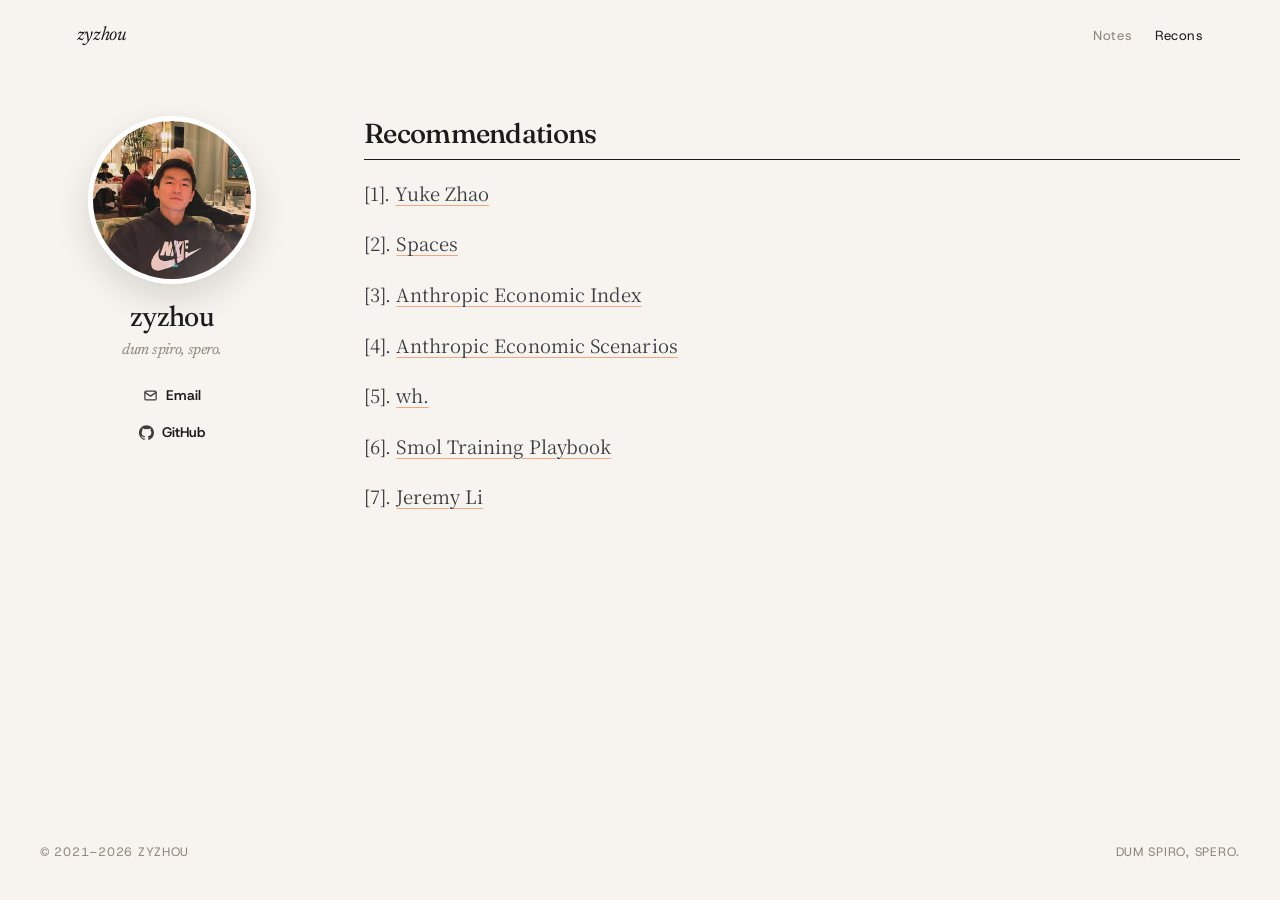
<file: recons.html>
<!DOCTYPE html>
<html lang="zh-CN">
<head>
  <meta charset="utf-8">
  <meta name="viewport" content="width=device-width, initial-scale=1">
  <title>Recons · zyzhou</title>
  <meta name="description" content="Recommended blogs — zyzhou">
  <link rel="preconnect" href="https://fonts.googleapis.com">
  <link rel="preconnect" href="https://fonts.gstatic.com" crossorigin>
  <link href="https://fonts.googleapis.com/css2?family=Archivo:wght@500;600;700&family=Fraunces:ital,opsz,wght@0,9..144,400;0,9..144,500;0,9..144,600;1,9..144,400&family=Fragment+Mono&family=Host+Grotesk:ital,wght@0,400;0,500;0,600;1,400&family=Newsreader:ital,opsz,wght@0,6..72,400;0,6..72,500;1,6..72,400&family=Noto+Sans+SC:wght@400;500&family=Noto+Serif+SC:wght@400;500&family=Space+Mono:wght@400;700&display=swap" rel="stylesheet">
  <link rel="stylesheet" href="assets/style.css?v=45">
</head>
<body>
  <nav class="topnav">
    <a class="wordmark" href="index.html">zyzhou</a>
    <div class="nav-links">
      <a href="index.html">Notes</a>
      <a href="recons.html" class="active">Recons</a>
    </div>
  </nav>
  <div class="layout">
    <aside class="sidebar">
      <div class="author">
        <div class="author-avatar"><img src="assets/avatar.jpg" alt="zyzhou"></div>
        <h1 class="author-name">zyzhou <span class="cn">dum spiro, spero.</span></h1>
        <ul class="author-links">
          <li><a href="mailto:zyzhou1102533372@gmail.com"><svg class="link-ico" width="15" height="15" viewBox="0 0 24 24" fill="none" stroke="currentColor" stroke-width="2" stroke-linecap="round" stroke-linejoin="round"><rect x="3" y="5" width="18" height="14" rx="2"/><path d="m3 7 9 6 9-6"/></svg>Email</a></li>
          <li><a href="https://github.com/cangiolo" target="_blank" rel="noopener"><svg class="link-ico" width="15" height="15" viewBox="0 0 24 24" fill="currentColor"><path d="M12 .5C5.37.5 0 5.87 0 12.5c0 5.3 3.44 9.8 8.21 11.39.6.11.82-.26.82-.58v-2.03c-3.34.73-4.04-1.61-4.04-1.61-.55-1.39-1.34-1.76-1.34-1.76-1.09-.75.08-.73.08-.73 1.21.09 1.84 1.24 1.84 1.24 1.07 1.84 2.81 1.31 3.5 1 .11-.78.42-1.31.76-1.61-2.67-.3-5.47-1.33-5.47-5.93 0-1.31.47-2.38 1.24-3.22-.12-.3-.54-1.52.12-3.17 0 0 1.01-.32 3.3 1.23a11.5 11.5 0 0 1 6 0c2.29-1.55 3.3-1.23 3.3-1.23.66 1.65.24 2.87.12 3.17.77.84 1.23 1.91 1.23 3.22 0 4.61-2.81 5.62-5.48 5.92.43.37.81 1.1.81 2.22v3.29c0 .32.22.7.82.58C20.56 22.29 24 17.79 24 12.5 24 5.87 18.63.5 12 .5z"/></svg>GitHub</a></li>
        </ul>
      </div>
    </aside>
    <div class="wrap">
    <div class="prose recons">
<h2 class="refs-title">Recommendations</h2>
<p class="ref-item">[1]. <span class="recon"><a href="https://hzeroyuke.github.io/" target="_blank" rel="noopener">Yuke Zhao</a>
<a class="recon-card" href="https://hzeroyuke.github.io/" target="_blank" rel="noopener">
  <span class="recon-card-top"><span class="recon-card-name">Yuke Zhao</span><img class="recon-card-icon" src="assets/img/recon-icon-yuke.jpg" alt=""></span>
  <span class="recon-card-bar" style="background:#2c3340"></span>
  <span class="recon-card-title">Yuke Zhao</span>
  <span class="recon-card-desc">Master's student at ZIP Lab, Zhejiang University. Agents, World Models, Multimodal.</span>
  <span class="recon-card-foot"><img src="assets/img/recon-icon-yuke.jpg" alt="">hzeroyuke.github.io <svg class="recon-ext" width="12" height="12" viewBox="0 0 24 24" fill="none" stroke="currentColor" stroke-width="2.2" stroke-linecap="round" stroke-linejoin="round"><path d="M7 17 17 7"/><path d="M8 7h9v9"/></svg></span>
</a></span></p>
<p class="ref-item">[2]. <span class="recon"><a href="https://www.spaces.ac.cn/" target="_blank" rel="noopener">Spaces</a>
<a class="recon-card" href="https://www.spaces.ac.cn/" target="_blank" rel="noopener">
  <span class="recon-card-top"><span class="recon-card-name">科学空间</span><img class="recon-card-icon" src="assets/img/recon-icon-spaces.jpg" alt=""></span>
  <span class="recon-card-bar" style="background:#e2a01a"></span>
  <span class="recon-card-title">Spaces.ac.cn</span>
  <span class="recon-card-desc">苏剑林的科学博客，写数学、物理和机器学习。</span>
  <span class="recon-card-foot"><img src="assets/img/recon-icon-spaces.jpg" alt="">spaces.ac.cn <svg class="recon-ext" width="12" height="12" viewBox="0 0 24 24" fill="none" stroke="currentColor" stroke-width="2.2" stroke-linecap="round" stroke-linejoin="round"><path d="M7 17 17 7"/><path d="M8 7h9v9"/></svg></span>
</a></span></p>
<p class="ref-item">[3]. <span class="recon"><a href="https://www.anthropic.com/economic-index" target="_blank" rel="noopener">Anthropic Economic Index</a>
<a class="recon-card" href="https://www.anthropic.com/economic-index" target="_blank" rel="noopener">
  <span class="recon-card-top"><span class="recon-card-name">Anthropic Economic Index</span><img class="recon-card-icon" src="assets/img/recon-icon-index.jpg" alt=""></span>
  <span class="recon-card-bar" style="background:#ed682b"></span>
  <span class="recon-card-title">The Anthropic Economic Index</span>
  <span class="recon-card-desc">How people use Claude across US states and occupations — collaborate, or fully delegate.</span>
  <span class="recon-card-foot"><img src="assets/img/recon-icon-anthropic.jpg" alt="">anthropic.com <svg class="recon-ext" width="12" height="12" viewBox="0 0 24 24" fill="none" stroke="currentColor" stroke-width="2.2" stroke-linecap="round" stroke-linejoin="round"><path d="M7 17 17 7"/><path d="M8 7h9v9"/></svg></span>
</a></span></p>
<p class="ref-item">[4]. <span class="recon"><a href="https://www.anthropic.com/features/econ-scenarios" target="_blank" rel="noopener">Anthropic Economic Scenarios</a>
<a class="recon-card" href="https://www.anthropic.com/features/econ-scenarios" target="_blank" rel="noopener">
  <span class="recon-card-top"><span class="recon-card-name">Anthropic Economic Scenarios</span><img class="recon-card-icon" src="assets/img/recon-icon-scenarios.jpg" alt=""></span>
  <span class="recon-card-bar" style="background:#ed682b"></span>
  <span class="recon-card-title">Scenarios for our Economic Future</span>
  <span class="recon-card-desc">Models the effects of AI on the economy of 2030.</span>
  <span class="recon-card-foot"><img src="assets/img/recon-icon-anthropic.jpg" alt="">anthropic.com <svg class="recon-ext" width="12" height="12" viewBox="0 0 24 24" fill="none" stroke="currentColor" stroke-width="2.2" stroke-linecap="round" stroke-linejoin="round"><path d="M7 17 17 7"/><path d="M8 7h9v9"/></svg></span>
</a></span></p>
<p class="ref-item">[5]. <span class="recon"><a href="https://nrehiew.github.io/blog/" target="_blank" rel="noopener">wh.</a>
<a class="recon-card" href="https://nrehiew.github.io/blog/" target="_blank" rel="noopener">
  <span class="recon-card-top"><span class="recon-card-name">wh.</span><img class="recon-card-icon" src="assets/img/recon-icon-nrehiew.jpg" alt=""></span>
  <span class="recon-card-bar" style="background:#1c1c1c"></span>
  <span class="recon-card-title">Blogs | wh</span>
  <span class="recon-card-desc">Notes on ML training, long context, and generative models.</span>
  <span class="recon-card-foot"><img src="assets/img/recon-icon-nrehiew.jpg" alt="">nrehiew.github.io <svg class="recon-ext" width="12" height="12" viewBox="0 0 24 24" fill="none" stroke="currentColor" stroke-width="2.2" stroke-linecap="round" stroke-linejoin="round"><path d="M7 17 17 7"/><path d="M8 7h9v9"/></svg></span>
</a></span></p>
<p class="ref-item">[6]. <span class="recon"><a href="https://huggingface.co/spaces/HuggingFaceTB/smol-training-playbook#evaluation" target="_blank" rel="noopener">Smol Training Playbook</a>
<a class="recon-card" href="https://huggingface.co/spaces/HuggingFaceTB/smol-training-playbook#evaluation" target="_blank" rel="noopener">
  <span class="recon-card-top"><span class="recon-card-name">Smol Training Playbook</span><img class="recon-card-icon" src="assets/img/recon-icon-smol.jpg" alt=""></span>
  <span class="recon-card-bar" style="background:#583a9d"></span>
  <span class="recon-card-title">The Smol Training Playbook</span>
  <span class="recon-card-desc">A practical account of the decisions and failures behind training a world-class LLM.</span>
  <span class="recon-card-foot"><img src="assets/img/recon-icon-smol.jpg" alt="">huggingface.co <svg class="recon-ext" width="12" height="12" viewBox="0 0 24 24" fill="none" stroke="currentColor" stroke-width="2.2" stroke-linecap="round" stroke-linejoin="round"><path d="M7 17 17 7"/><path d="M8 7h9v9"/></svg></span>
</a></span></p>
<p class="ref-item">[7]. <span class="recon"><a href="https://jeremyhli.org/" target="_blank" rel="noopener">Jeremy Li</a>
<a class="recon-card" href="https://jeremyhli.org/" target="_blank" rel="noopener">
  <span class="recon-card-top"><span class="recon-card-name">Jeremy Li</span><img class="recon-card-icon" src="assets/img/recon-icon-jeremy-li.jpg" alt=""></span>
  <span class="recon-card-bar" style="background:#153e75"></span>
  <span class="recon-card-title">Home | Jeremy Li</span>
  <span class="recon-card-desc">Research scientist and engineer working across statistical genetics, genomics, and AI evaluation.</span>
  <span class="recon-card-foot"><img src="assets/img/recon-icon-jeremy-li.jpg" alt="">jeremyhli.org <svg class="recon-ext" width="12" height="12" viewBox="0 0 24 24" fill="none" stroke="currentColor" stroke-width="2.2" stroke-linecap="round" stroke-linejoin="round"><path d="M7 17 17 7"/><path d="M8 7h9v9"/></svg></span>
</a></span></p>
    </div>
    </div>
  </div>
  <footer class="foot">
    <span>© 2021–2026 zyzhou</span>
    <span>dum spiro, spero.</span>
  </footer>
</body>
</html>
</file>
<file: assets/style.css>
:root {
  --bg: #f7f4ef;
  --ink: #1c1c1c;
  --soft: #3a3d42;
  --mute: #8a867c;
  --line: rgba(28, 28, 28, 0.1);
  --accent: #ed682b;
  --code: #efe8dc;
  --sans: "Host Grotesk", "Noto Sans SC", "PingFang SC", sans-serif;
  --serif: "Newsreader", "Noto Serif SC", "Songti SC", serif;
  --serif-body: "Noto Serif SC", "Newsreader", "Songti SC", serif;
  --display: "Fraunces", "Noto Serif SC", Georgia, serif;
  --ui: "Archivo", "Noto Sans SC", sans-serif;
  --mono: "Space Mono", "Fragment Mono", ui-monospace, monospace;
  --kicker: #2f6fb5;
  --amber: #e0a12b;
  --measure: 42%;
}

@media (prefers-color-scheme: dark) {
  :root {
    --bg: #141311;
    --ink: #efe8dc;
    --soft: #cfc6b8;
    --mute: #9a958a;
    --line: rgba(239, 232, 220, 0.12);
    --accent: #f0844a;
    --code: #1e1c18;
  }
}

*,
*::before,
*::after { box-sizing: border-box; }

html {
  font-size: 17px;
  scroll-behavior: smooth;
  height: 100%;
}

body {
  margin: 0;
  background: var(--bg);
  color: var(--ink);
  font-family: var(--sans);
  font-weight: 400;
  line-height: 1.6;
  letter-spacing: 0.005em;
  min-height: 100vh;
  display: flex;
  flex-direction: column;
}

img, video, svg, iframe { max-width: 100%; height: auto; }

a {
  color: inherit;
  text-decoration-color: color-mix(in srgb, var(--accent) 55%, transparent);
  text-decoration-thickness: 1px;
  text-underline-offset: 0.22em;
  transition: color 0.25s ease, text-decoration-color 0.25s ease;
}

a:hover { color: var(--accent); text-decoration-color: var(--accent); }

.topnav {
  position: sticky;
  top: 0;
  z-index: 20;
  display: flex;
  align-items: baseline;
  justify-content: space-between;
  gap: 1.5rem;
  padding: 1.15rem 6vw 0.95rem;
  background: color-mix(in srgb, var(--bg) 82%, transparent);
  backdrop-filter: blur(14px);
  -webkit-backdrop-filter: blur(14px);
  border-bottom: 1px solid transparent;
  animation: fade 0.8s ease both;
}

.wordmark {
  font-family: var(--serif);
  font-size: 1.15rem;
  font-weight: 400;
  font-style: italic;
  letter-spacing: -0.02em;
  text-decoration: none;
}

.wordmark:hover { color: var(--ink); }

.nav-links {
  display: flex;
  gap: 1.35rem;
  font-size: 0.78rem;
  letter-spacing: 0.04em;
}

.nav-links a { text-decoration: none; color: var(--mute); }
.nav-links a:hover,
.nav-links a.active { color: var(--ink); }

.layout {
  display: flex;
  align-items: flex-start;
  max-width: 1320px;
  margin: 0 auto;
  padding: 48px 40px 80px;
  box-sizing: border-box;
  width: 100%;
  flex: 1 0 auto;
  position: relative;
  z-index: 2;
}

.layout-article {
  display: flex;
  align-items: flex-start;
  max-width: 1320px;
  margin: 0 auto;
  padding: 48px 40px 80px;
  box-sizing: border-box;
  width: 100%;
  flex: 1 0 auto;
}
.layout-article .left-stack {
  width: 220px;
  flex-shrink: 0;
  text-align: center;
  position: sticky;
  top: 80px;
}
.layout-article .author {
  text-align: center;
}
.layout-article .side-toc {
  position: static;
  display: flex;
  flex-direction: column;
  align-items: center;
  gap: 0.4rem;
  margin: 1.5rem 0 0;
  padding: 1.05rem 0 0.95rem;
  border: 0;
  text-align: center;
  background:
    linear-gradient(var(--line), var(--line)) top center / 2.6rem 1px no-repeat,
    linear-gradient(var(--line), var(--line)) bottom center / 2.6rem 1px no-repeat;
}
.layout-article .side-toc::before {
  content: "目录";
  display: block;
  margin-bottom: 0.25rem;
  font-family: var(--ui);
  font-size: 0.68rem;
  font-weight: 700;
  letter-spacing: 0.14em;
  text-transform: uppercase;
  color: var(--mute);
}
.layout-article .side-toc a {
  font-size: 0.78rem;
  font-weight: 600;
  line-height: 1.35;
  border-bottom: none;
  padding-bottom: 0;
}
.layout-article .wrap {
  flex: 1;
  min-width: 0;
  width: auto;
  padding: 0 2.2rem;
}
.layout-article .refs-rail {
  position: sticky;
  top: 80px;
  transform: none;
  width: 180px;
  flex-shrink: 0;
  align-self: flex-start;
  z-index: 5;
}
.layout-article .refs-rail::before {
  content: "";
  display: block;
  height: calc(168px + 11.3rem);
}

.sidebar {
  width: 22%;
  flex-shrink: 0;
  position: sticky;
  top: 80px;
  text-align: center;
  padding-top: 0;
}

.author-avatar {
  width: 168px;
  height: 168px;
  margin: 0 auto 1.1rem;
  border-radius: 50%;
  overflow: hidden;
  border: 5px solid #fff;
  box-shadow: 0 14px 34px rgba(28, 28, 28, 0.14);
}

.author-avatar img {
  width: 100%;
  height: 100%;
  object-fit: cover;
  display: block;
}

.author-name {
  font-family: var(--serif);
  font-size: 1.7rem;
  font-weight: 500;
  line-height: 1.15;
  letter-spacing: -0.02em;
  margin: 0 0 0.35rem;
}

.author-name .cn {
  display: block;
  margin-top: 0.35rem;
  font-size: 0.92rem;
  font-weight: 400;
  font-style: italic;
  color: var(--mute);
}

.author-links {
  list-style: none;
  margin: 1.15rem 0 0;
  padding: 0;
}

.author-links li { padding: 0.28rem 0; }

.author-links a {
  display: inline-flex;
  align-items: center;
  gap: 0.45rem;
  text-decoration: none;
  font-size: 0.82rem;
  font-weight: 600;
  color: var(--ink);
}

.author-links a:hover { color: var(--accent); }

.link-ico { opacity: 0.85; }

.sidebar .article-toc {
  display: flex;
  flex-direction: column;
  align-items: center;
  gap: 0.4rem;
  margin: 1.5rem 0 0;
  padding: 1rem 0 0;
  border-top: 1px solid var(--line);
  border-bottom: none;
  text-align: center;
}
.sidebar .article-toc::before {
  content: "目录";
  display: block;
  margin-bottom: 0.25rem;
  font-family: var(--ui);
  font-size: 0.68rem;
  font-weight: 700;
  letter-spacing: 0.14em;
  text-transform: uppercase;
  color: var(--mute);
}
.sidebar .article-toc a {
  font-size: 0.78rem;
  font-weight: 600;
  line-height: 1.35;
  border-bottom: none;
  padding-bottom: 0;
}

.refs-rail {
  width: 200px;
  flex-shrink: 0;
  position: sticky;
  top: 80px;
  text-align: left;
}
.refs-rail .refs-title {
  font-family: var(--ui);
  font-size: 0.68rem;
  font-weight: 700;
  letter-spacing: 0.14em;
  text-transform: uppercase;
  color: var(--mute);
  margin: 0 0 0.7rem;
  padding: 0;
  border: 0;
}
.refs-rail .refs-title::before { content: none; }
.refs-rail .ref-item {
  font-size: 0.78rem;
  line-height: 1.4;
  margin: 0 0 0.65em;
  color: var(--soft);
}

.wrap {
  width: 78%;
  min-width: 0;
  margin: 0;
  padding: 0 0 0 5%;
  box-sizing: border-box;
}

.feed {
  list-style: none;
  margin: 0;
  padding: 0;
}

.feed li {
  padding: 1.35rem 0;
  border-top: 1px solid var(--line);
  animation: rise 0.7s cubic-bezier(0.16, 1, 0.3, 1) both;
}

.feed li:last-child { border-bottom: 1px solid var(--line); }

.feed li:nth-child(1) { animation-delay: 0.05s; }
.feed li:nth-child(2) { animation-delay: 0.1s; }
.feed li:nth-child(3) { animation-delay: 0.15s; }
.feed li:nth-child(4) { animation-delay: 0.2s; }
.feed li:nth-child(5) { animation-delay: 0.25s; }
.feed li:nth-child(6) { animation-delay: 0.3s; }
.feed li:nth-child(7) { animation-delay: 0.35s; }
.feed li:nth-child(8) { animation-delay: 0.4s; }
.feed li:nth-child(9) { animation-delay: 0.45s; }

.feed a.title {
  display: inline-block;
  text-decoration: none;
  font-family: var(--serif);
  font-size: clamp(1.45rem, 3vw, 1.85rem);
  font-weight: 400;
  line-height: 1.25;
  letter-spacing: -0.03em;
}

.feed a.title:hover { color: var(--accent); }

.when {
  display: block;
  margin-top: 0.35rem;
  font-size: 0.78rem;
  color: var(--mute);
  letter-spacing: 0.02em;
}

.post {
  animation: rise 0.75s cubic-bezier(0.16, 1, 0.3, 1) both;
}

.article-back {
  display: inline-flex;
  align-items: center;
  gap: 0.35rem;
  margin: 0 0 1.6rem;
  color: var(--mute);
  font-family: var(--ui);
  font-size: 0.78rem;
  font-weight: 700;
  letter-spacing: 0.04em;
  text-decoration: none;
  border-bottom: 1px solid var(--line);
  padding-bottom: 0.18rem;
}
.article-back:hover { color: var(--ink); border-bottom-color: var(--ink); }

.article-kicker {
  font-family: var(--mono);
  font-size: 0.68rem;
  line-height: 1.4;
  letter-spacing: 0.12em;
  text-transform: uppercase;
  color: var(--kicker);
  font-weight: 700;
  margin: 0 0 0.55rem;
}

.post h1 {
  display: block;
  font-family: var(--display);
  font-weight: 500;
  font-size: clamp(2.1rem, 4.4vw, 3.15rem);
  line-height: 0.98;
  letter-spacing: -0.045em;
  margin: 0 0 1.15rem;
  padding-bottom: 0;
  border-bottom: none;
}

.article-dek {
  color: var(--soft);
  font-family: var(--serif);
  font-size: 1.18rem;
  line-height: 1.55;
  margin: 0 0 0.9rem;
}

.article-meta {
  display: flex;
  flex-wrap: wrap;
  gap: 0.45rem 0.85rem;
  align-items: center;
  color: var(--mute);
  font-family: var(--ui);
  font-size: 0.76rem;
  font-weight: 600;
  margin: 0 0 1.6rem;
}
.article-meta .sep {
  width: 3px;
  height: 3px;
  border-radius: 50%;
  background: var(--line);
}

.article-toc {
  display: flex;
  flex-wrap: wrap;
  gap: 0.55rem 1.15rem;
  margin: 0 0 2.2rem;
  padding: 0.85rem 0;
  border-top: 1px solid var(--line);
  border-bottom: 1px solid var(--line);
}
.article-toc a {
  font-family: var(--ui);
  font-size: 0.82rem;
  font-weight: 600;
  color: var(--ink);
  text-decoration: none;
  border-bottom: 1px dotted var(--line);
  padding-bottom: 0.12rem;
}
.article-toc a:hover {
  color: var(--kicker);
  border-bottom-color: var(--kicker);
}

.dateline {
  margin: 0 0 2.4rem;
  color: var(--mute);
  font-size: 0.82rem;
}

.prose {
  max-width: none;
  font-family: var(--serif-body);
  font-size: 20px;
  font-weight: 400;
  font-optical-sizing: auto;
  -webkit-font-smoothing: antialiased;
  line-height: 1.7;
  color: var(--soft);
}
.prose p { margin: 0 0 1.05em; }
.prose strong { color: var(--ink); font-weight: 650; }
.prose em {
  font-style: normal;
  color: var(--ink);
}
.prose h2,
.prose h3,
.prose h4 {
  font-family: var(--display);
  font-weight: 500;
  color: var(--ink);
  letter-spacing: -0.025em;
  line-height: 1.25;
  margin: 1.85em 0 0.55em;
  scroll-margin-top: 4.5rem;
}
.prose h2 {
  font-size: 1.62rem;
  margin: 2.8rem 0 1.05rem;
  padding: 0 0 0.5rem;
  border-bottom: 1.5px solid var(--ink);
}
.prose h2:not(.refs-title)::before {
  content: "";
  display: inline-block;
  width: 0.5em;
  height: 0.5em;
  margin: 0 0.42em 0.06em 0;
  background: var(--amber);
  vertical-align: middle;
}
.prose h2.refs-title {
  border-bottom: 1.5px solid var(--ink);
}
.prose h3 {
  font-size: 1.22rem;
  padding: 0 0 0.35rem;
}
.prose h3::before {
  content: "";
  display: inline-block;
  width: 0.32em;
  height: 0.32em;
  margin: 0 0.38em 0.05em 0;
  background: var(--amber);
  vertical-align: middle;
}
.prose h3::after {
  content: "";
  display: block;
  width: 2.4rem;
  height: 1.5px;
  margin-top: 0.38rem;
  background: var(--ink);
}
.prose h4 { font-size: 1.05rem; }

.prose ul, .prose ol { padding-left: 1.2rem; margin: 0 0 1.1em; }
.prose li { margin: 0.18em 0; }

.prose sup.ref {
  font-size: 0.52em;
  line-height: 0;
  position: relative;
  top: -0.65em;
  margin-left: 0.08em;
}
.prose sup.ref a {
  color: var(--accent);
  text-decoration: none;
  font-family: var(--sans);
  font-weight: 600;
}
.prose sup.ref a:hover { color: var(--ink); }

.prose h2.refs-title {
  margin-top: 2.6em;
}
.prose .ref-item {
  font-size: 0.92em;
  color: var(--soft);
}
.prose.recons > h2.refs-title {
  margin-top: 0;
}

.recon {
  position: relative;
  display: inline-block;
}

.recon-card {
  display: flex;
  flex-direction: column;
  width: 22.5rem;
  margin: 0.55em 0 1.1em;
  background: var(--bg);
  color: var(--ink);
  font-family: var(--serif);
  font-size: 0.92rem;
  line-height: 1.4;
  border: 1px solid var(--line);
  border-radius: 2px;
  box-shadow: 0 12px 28px rgba(28, 28, 28, 0.1);
  overflow: hidden;
  text-align: left;
  text-decoration: none;
}
.prose a.recon-card,
.prose a.recon-card:hover {
  color: var(--ink);
  text-decoration: none;
  cursor: pointer;
}
.recon-card-top {
  display: flex;
  align-items: flex-start;
  justify-content: space-between;
  gap: 0.75rem;
  padding: 0.95rem 1rem 0.8rem 1.05rem;
}
.recon-card-name {
  font-family: var(--display);
  font-size: 1.12rem;
  font-weight: 500;
  letter-spacing: -0.03em;
  line-height: 1.2;
}
.recon-card-icon {
  width: 64px;
  height: 64px;
  object-fit: cover;
  border-radius: 2px;
  flex-shrink: 0;
  margin: 0 !important;
}
.recon-card-bar {
  display: block;
  height: 2px;
  width: 100%;
}
.recon-card-title {
  display: block;
  padding: 0.85rem 1.05rem 0.15rem;
  font-family: var(--ui);
  font-size: 0.78rem;
  font-weight: 650;
  letter-spacing: 0.02em;
}
.recon-card-desc {
  display: block;
  padding: 0 1.05rem 0.8rem;
  color: var(--soft);
  font-family: var(--serif-body);
  font-size: 0.88rem;
  line-height: 1.5;
}
.recon-card-foot {
  display: flex;
  align-items: center;
  gap: 0.45rem;
  margin: 0;
  padding: 0.5rem 1.05rem;
  color: var(--mute);
  font-family: var(--ui);
  font-size: 0.7rem;
  letter-spacing: 0.04em;
  border-radius: 0;
  background: color-mix(in srgb, var(--ink) 2.5%, var(--bg));
  transition: background 0.15s ease;
}
.recon-card-foot:hover {
  background: color-mix(in srgb, var(--ink) 11%, var(--bg));
}
.recon-card-foot img {
  width: 14px;
  height: 14px;
  border-radius: 2px;
  object-fit: cover;
  margin: 0 !important;
}
.recon-ext { margin-left: auto; opacity: 0.7; }

@media (hover: hover) and (pointer: fine) {
  .recon-card {
    position: absolute;
    left: calc(100% + 0.7rem);
    top: 50%;
    z-index: 12;
    margin: 0;
    width: 22.5rem;
    opacity: 0;
    visibility: hidden;
    transform: translate(8px, -50%);
    transition: opacity 0.16s ease, transform 0.16s ease, visibility 0.16s;
    transition-delay: 0.1s;
  }
  .recon:hover .recon-card,
  .recon:focus-within .recon-card {
    opacity: 1;
    visibility: visible;
    transform: translate(0, -50%);
    transition-delay: 0s;
  }
  .recon:hover::after,
  .recon:focus-within::after {
    content: "";
    position: absolute;
    left: 100%;
    top: 50%;
    width: 1.1rem;
    height: 18rem;
    transform: translateY(-50%);
    z-index: 11;
  }
}
.prose .ref-item:target {
  background: color-mix(in srgb, var(--accent) 12%, transparent);
}

.prose .check-sign {
  font-family: var(--ui);
  font-style: normal;
  font-size: 0.82rem;
  font-weight: 600;
  letter-spacing: 0.04em;
  color: var(--mute);
  margin: 0.15em 0 1.8em;
  padding: 0.55em 0 0;
  border-top: 1px dashed var(--line);
}

.prose blockquote {
  margin: 1.5em 0;
  padding: 0 0 0 1rem;
  border-left: 2px solid var(--accent);
  color: var(--mute);
  font-style: italic;
}

.prose pre {
  background: var(--code);
  padding: 1rem 1.05rem;
  overflow: auto;
  font-size: 0.8rem;
  line-height: 1.5;
  margin: 0 0 1.2em;
  border-radius: 2px;
}

.prose code { font-family: var(--mono); font-size: 0.86em; }
.prose p code,
.prose li code {
  background: var(--code);
  padding: 0.08em 0.28em;
  border-radius: 2px;
}

.prose figure {
  margin: 1.5em auto;
  text-align: center;
}
.prose img {
  display: block;
  margin-left: auto;
  margin-right: auto;
}
.prose img[src$=".svg"] {
  max-width: 1.6rem;
  height: auto;
}
.prose figcaption {
  font-size: 0.78rem;
  color: var(--mute);
  margin-top: 0.45em;
}

.prose hr {
  border: 0;
  border-top: 1px solid var(--line);
  margin: 2.2em 0;
}

.prose aside.callout,
.prose .callout {
  background: var(--code);
  border-left: 2px solid var(--accent);
  padding: 0.85em 1em;
  margin: 1.2em 0;
}

.prose details { margin: 0.7em 0 1.05em; }
.prose summary { cursor: pointer; }

.prose iframe {
  width: 100%;
  min-height: 16rem;
  border: 0;
  margin: 1em 0;
}

.prose mjx-container {
  max-width: 100%;
  overflow-x: auto;
  overflow-y: hidden;
}
.prose mjx-container[display="true"] { margin: 1.1em 0 !important; }

.prose table {
  border-collapse: collapse;
  width: 100%;
  font-size: 0.88rem;
  margin: 0 0 1.2em;
}
.prose td,
.prose th {
  border: 1px solid var(--line);
  padding: 0.35em 0.5em;
  text-align: left;
}

.foot {
  width: 100%;
  max-width: 1320px;
  margin-top: auto;
  margin-left: auto;
  margin-right: auto;
  padding: 1.4rem 40px 2.2rem;
  display: flex;
  justify-content: space-between;
  gap: 1rem;
  flex-wrap: wrap;
  box-sizing: border-box;
  font-size: 0.72rem;
  letter-spacing: 0.06em;
  text-transform: uppercase;
  color: var(--mute);
}

.foot a { color: inherit; text-decoration: none; }
.foot a:hover { color: var(--accent); }

@keyframes rise {
  from { opacity: 0; transform: translateY(18px); }
  to { opacity: 1; transform: none; }
}

@keyframes fade {
  from { opacity: 0; }
  to { opacity: 1; }
}

@media (prefers-reduced-motion: reduce) {
  *, *::before, *::after {
    animation: none !important;
    transition: none !important;
  }
}

@media (max-width: 900px) {
  .prose { font-size: 19px; }
  .layout,
  .layout-article {
    display: flex;
    flex-direction: column;
    padding: 32px 22px 60px;
    grid-template-areas: none;
  }
  .sidebar,
  .layout-article .author,
  .layout-article .side-toc {
    width: 100%;
    position: static;
    margin-bottom: 1.2rem;
  }
  .wrap {
    width: 100%;
    padding-left: 0;
  }
  .refs-rail,
  .layout-article .refs-rail {
    width: 100%;
    position: static;
    transform: none;
    right: auto;
    top: auto;
    margin-top: 2rem;
  }
}
@media (max-width: 720px) {
  html { font-size: 16px; }
  .topnav { padding: 1rem 5vw 0.85rem; }
  .feed a.title { font-size: 1.35rem; }
}
@media (max-width: 560px) {
  .prose { font-size: 18px; }
}
</file>
